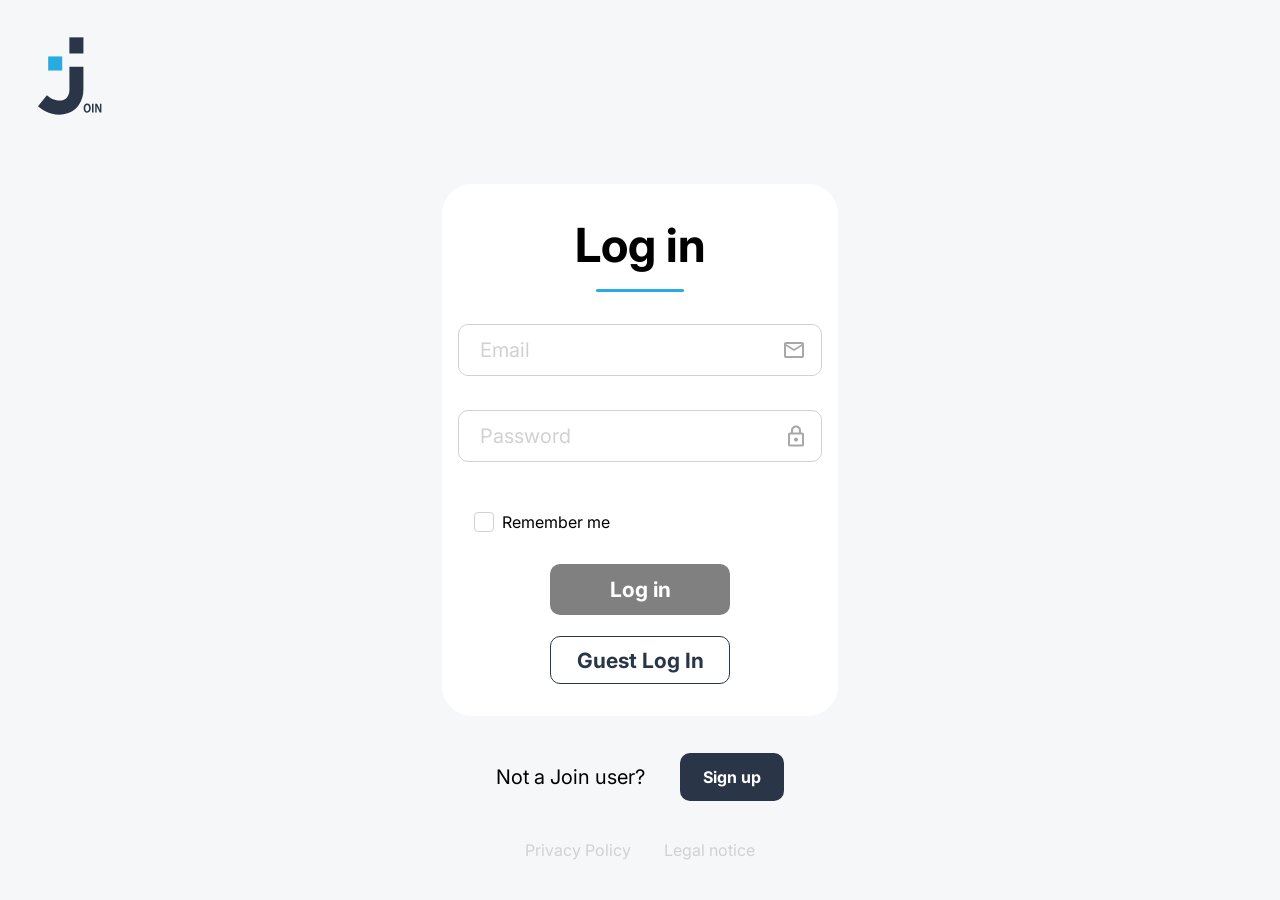
<file: index.html>
<!DOCTYPE html>
<html lang="en">

<head>
  <meta charset="UTF-8" />
  <meta name="viewport" content="width=device-width, initial-scale=1.0" />
  <link rel="shortcut icon" href="./assets/icons/fav.png" type="image/png" />
  <link rel="stylesheet" href="./css/style.css" />
  <script type="module" src="./js/script.js" defer></script>
  <title>JOIN</title>
</head>

<body onload="initRenderLogInPage()">
  <main>
    <section class="logInMainSection">
      <div id="joinLogoBox" class="joinLogoBox joinLogoAnimation"></div>
      <div id="logoAnimationDialog" class="logoAnimationDialog"></div>

      <div id="signUpDialogField" class="signUpDialogField d_none">
        <div id="signUpUserFeedback" class="signUpUserFeedback">
          <p>You Signed Up successfully</p>
        </div>
      </div>

      <div id="linkToSignUpBox" class="linkToSignUpBox">
        <p>Not a Join user?</p>
        <button onclick="goToSignUpPage()" id="linkToSignUpBoxBtn">Sign up</button>
      </div>
      <div id="logInRenderContainer" class="logInRenderContainer">
      </div>

      <div class="privacyContainer">
        <a href="./privacyPolicy.html" class="privacyLink">Privacy Policy</a>
        <a href="./legalNotice.html" class="privacyLink">Legal notice</a>
      </div>
    </section>
  </main>
</body>

</html>
</file>
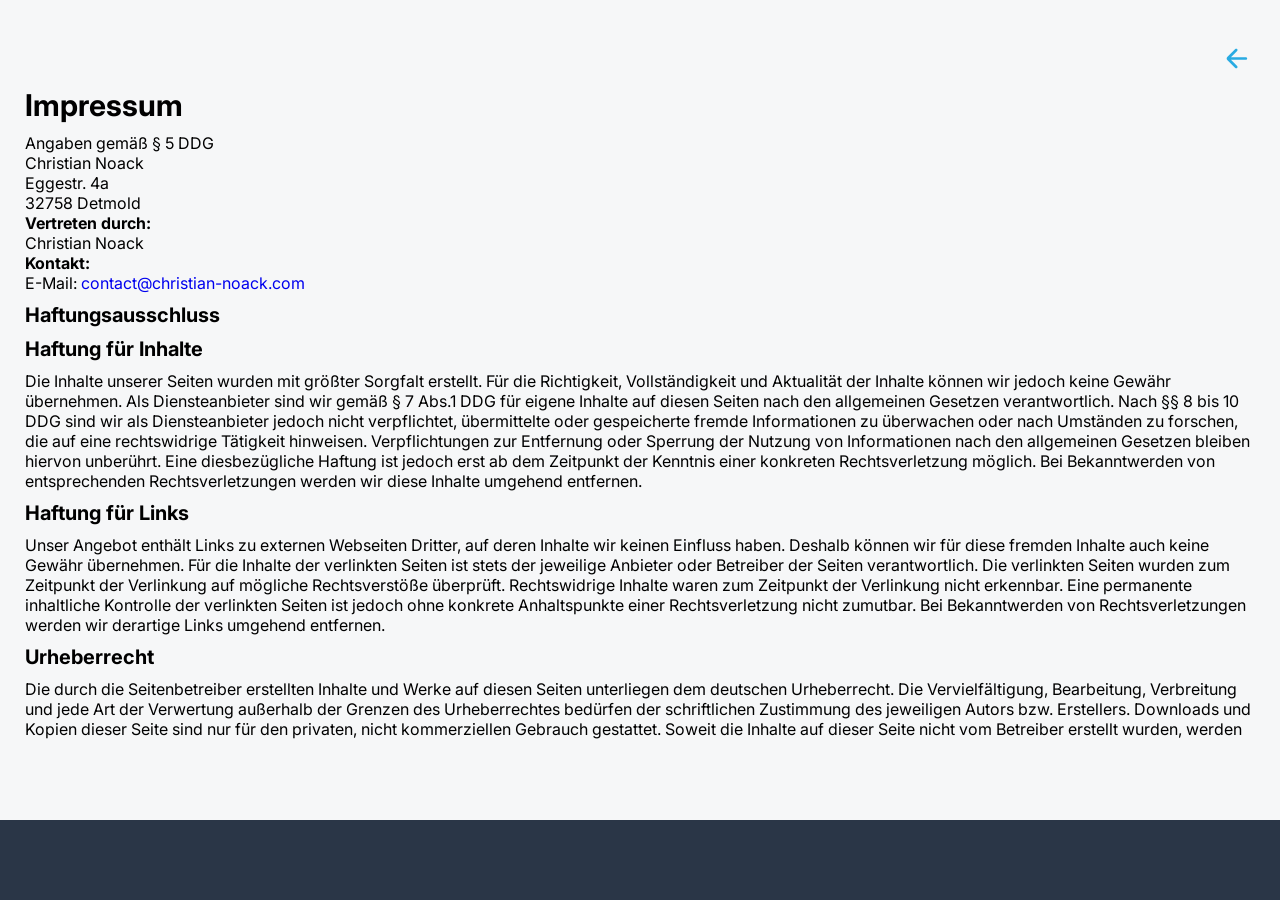
<file: legalNotice.html>
<!DOCTYPE html>
<html lang="de">

<head>
  <meta charset="UTF-8" />
  <meta name="viewport" content="width=device-width, initial-scale=1.0" />
  <link rel="shortcut icon" href="./assets/icons/fav.png" type="image/png" />
  <link rel="stylesheet" href="./css/style.css" />
  <script type="module" src="./js/script.js" defer></script>
  <title>JOIN</title>
</head>

<body>
  <main>
    <nav id="sidebar" class="sidebar"></nav>
    <section class="mainSection">
      <section id="content" class="content">
        <div class="legalNoticeText">
          <div class="backArrow">
            <img onclick="backToLastSite()" src="./assets/icons/arrow-left.svg" />
          </div>
          <div class="header">
            <h1>Impressum</h1>
            <p>Angaben gemäß § 5 DDG</p>
          </div>
          <div class="address">
            <p>Christian Noack</p>
            <p>Eggestr. 4a</p>
            <p>32758 Detmold</p>
          </div>
          <div class="representedBy">
            <p><strong>Vertreten durch:</strong></p>
            <p>Christian Noack</p>
          </div>
          <div class="contact">
            <p><strong>Kontakt:</strong></p>
            <div>
              E-Mail:
              <a href="mailto:admin@christian-noack.com">contact&#64;christian-noack.com</a>
            </div>
          </div>
          <h2>Haftungsausschluss</h2>
          <h3>Haftung für Inhalte</h3>
          <p>
            Die Inhalte unserer Seiten wurden mit größter Sorgfalt erstellt. Für die
            Richtigkeit, Vollständigkeit und Aktualität der Inhalte können wir jedoch
            keine Gewähr übernehmen. Als Diensteanbieter sind wir gemäß § 7 Abs.1 DDG
            für eigene Inhalte auf diesen Seiten nach den allgemeinen Gesetzen
            verantwortlich. Nach §§ 8 bis 10 DDG sind wir als Diensteanbieter jedoch
            nicht verpflichtet, übermittelte oder gespeicherte fremde Informationen zu
            überwachen oder nach Umständen zu forschen, die auf eine rechtswidrige
            Tätigkeit hinweisen. Verpflichtungen zur Entfernung oder Sperrung der
            Nutzung von Informationen nach den allgemeinen Gesetzen bleiben hiervon
            unberührt. Eine diesbezügliche Haftung ist jedoch erst ab dem Zeitpunkt
            der Kenntnis einer konkreten Rechtsverletzung möglich. Bei Bekanntwerden
            von entsprechenden Rechtsverletzungen werden wir diese Inhalte umgehend
            entfernen.
          </p>
          <h3>Haftung für Links</h3>
          <p>
            Unser Angebot enthält Links zu externen Webseiten Dritter, auf deren
            Inhalte wir keinen Einfluss haben. Deshalb können wir für diese fremden
            Inhalte auch keine Gewähr übernehmen. Für die Inhalte der verlinkten
            Seiten ist stets der jeweilige Anbieter oder Betreiber der Seiten
            verantwortlich. Die verlinkten Seiten wurden zum Zeitpunkt der Verlinkung
            auf mögliche Rechtsverstöße überprüft. Rechtswidrige Inhalte waren zum
            Zeitpunkt der Verlinkung nicht erkennbar. Eine permanente inhaltliche
            Kontrolle der verlinkten Seiten ist jedoch ohne konkrete Anhaltspunkte
            einer Rechtsverletzung nicht zumutbar. Bei Bekanntwerden von
            Rechtsverletzungen werden wir derartige Links umgehend entfernen.
          </p>
          <h3>Urheberrecht</h3>
          <p>
            Die durch die Seitenbetreiber erstellten Inhalte und Werke auf diesen
            Seiten unterliegen dem deutschen Urheberrecht. Die Vervielfältigung,
            Bearbeitung, Verbreitung und jede Art der Verwertung außerhalb der Grenzen
            des Urheberrechtes bedürfen der schriftlichen Zustimmung des jeweiligen
            Autors bzw. Erstellers. Downloads und Kopien dieser Seite sind nur für den
            privaten, nicht kommerziellen Gebrauch gestattet. Soweit die Inhalte auf
            dieser Seite nicht vom Betreiber erstellt wurden, werden die Urheberrechte
            Dritter beachtet. Insbesondere werden Inhalte Dritter als solche
            gekennzeichnet. Sollten Sie trotzdem auf eine Urheberrechtsverletzung
            aufmerksam werden, bitten wir um einen entsprechenden Hinweis. Bei
            Bekanntwerden von Rechtsverletzungen werden wir derartige Inhalte umgehend
            entfernen.
          </p>
          <h3>Datenschutz</h3>
          <p>
            Die Nutzung unserer Webseite ist in der Regel ohne Angabe
            personenbezogener Daten möglich. Soweit auf unseren Seiten
            personenbezogene Daten (beispielsweise Name, Anschrift oder
            eMail-Adressen) erhoben werden, erfolgt dies, soweit möglich, stets auf
            freiwilliger Basis. Diese Daten werden ohne Ihre ausdrückliche Zustimmung
            nicht an Dritte weitergegeben.
            <br />
            Wir weisen darauf hin, dass die Datenübertragung im Internet (z.B. bei der
            Kommunikation per E-Mail) Sicherheitslücken aufweisen kann. Ein
            lückenloser Schutz der Daten vor dem Zugriff durch Dritte ist nicht
            möglich.
            <br />
            Der Nutzung von im Rahmen der Impressumspflicht veröffentlichten
            Kontaktdaten durch Dritte zur Übersendung von nicht ausdrücklich
            angeforderter Werbung und Informationsmaterialien wird hiermit
            ausdrücklich widersprochen. Die Betreiber der Seiten behalten sich
            ausdrücklich rechtliche Schritte im Falle der unverlangten Zusendung von
            Werbeinformationen, etwa durch Spam-Mails, vor.
          </p>
          <p>
            Website Impressum erstellt durch
            <a href="https://www.impressum-generator.de" target="_blank" rel="noopener noreferrer nofollow">
              impressum-generator.de</a>
            von der
            <a href="https://www.kanzlei-hasselbach.de/" target="_blank" rel="noopener noreferrer nofollow">Kanzlei
              Hasselbach</a>.
          </p>
      </section>
    </section>
  </main>
</body>

</html>
</file>
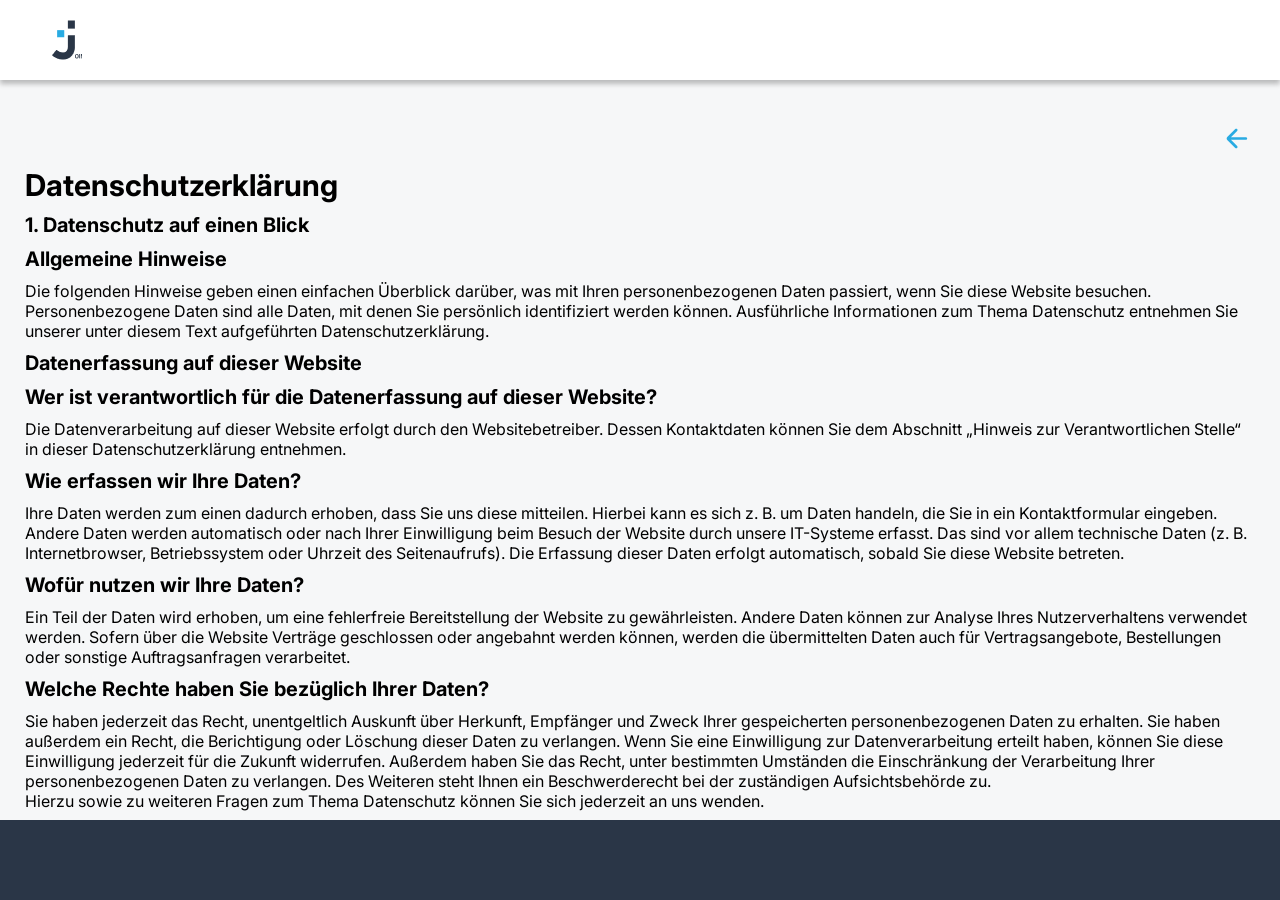
<file: privacyPolicy.html>
<!DOCTYPE html>
<html lang="de">

<head>
  <meta charset="UTF-8" />
  <meta name="viewport" content="width=device-width, initial-scale=1.0" />
  <link rel="shortcut icon" href="./assets/icons/fav.png" type="image/png" />
  <link rel="stylesheet" href="./css/style.css" />
  <script type="module" src="./js/script.js" defer></script>
  <title>JOIN</title>
</head>

<body>
  <main>
    <nav id="sidebar" class="sidebar"></nav>
    <section class="mainSection">
      <section id="content" class="content">
        <header id="header" class="header"></header>
        <div class="privacyText">
          <div class="backArrow">
            <img onclick="backToLastSite()" src="./assets/icons/arrow-left.svg" />
          </div>
          <h1>Datenschutzerklärung</h1>
          <h2>1. Datenschutz auf einen Blick</h2>
          <h3>Allgemeine Hinweise</h3>
          <p>
            Die folgenden Hinweise geben einen einfachen Überblick darüber, was mit
            Ihren personenbezogenen Daten passiert, wenn Sie diese Website besuchen.
            Personenbezogene Daten sind alle Daten, mit denen Sie persönlich
            identifiziert werden können. Ausführliche Informationen zum Thema
            Datenschutz entnehmen Sie unserer unter diesem Text aufgeführten
            Datenschutzerklärung.
          </p>
          <h3>Datenerfassung auf dieser Website</h3>
          <h4>Wer ist verantwortlich für die Datenerfassung auf dieser Website?</h4>
          <p>
            Die Datenverarbeitung auf dieser Website erfolgt durch den
            Websitebetreiber. Dessen Kontaktdaten können Sie dem Abschnitt „Hinweis
            zur Verantwortlichen Stelle“ in dieser Datenschutzerklärung entnehmen.
          </p>
          <h4>Wie erfassen wir Ihre Daten?</h4>
          <p>
            Ihre Daten werden zum einen dadurch erhoben, dass Sie uns diese mitteilen.
            Hierbei kann es sich z. B. um Daten handeln, die Sie in ein
            Kontaktformular eingeben.
          </p>
          <p>
            Andere Daten werden automatisch oder nach Ihrer Einwilligung beim Besuch
            der Website durch unsere IT-Systeme erfasst. Das sind vor allem technische
            Daten (z. B. Internetbrowser, Betriebssystem oder Uhrzeit des
            Seitenaufrufs). Die Erfassung dieser Daten erfolgt automatisch, sobald Sie
            diese Website betreten.
          </p>
          <h4>Wofür nutzen wir Ihre Daten?</h4>
          <p>
            Ein Teil der Daten wird erhoben, um eine fehlerfreie Bereitstellung der
            Website zu gewährleisten. Andere Daten können zur Analyse Ihres
            Nutzerverhaltens verwendet werden. Sofern über die Website Verträge
            geschlossen oder angebahnt werden können, werden die übermittelten Daten
            auch für Vertragsangebote, Bestellungen oder sonstige Auftragsanfragen
            verarbeitet.
          </p>
          <h4>Welche Rechte haben Sie bezüglich Ihrer Daten?</h4>
          <p>
            Sie haben jederzeit das Recht, unentgeltlich Auskunft über Herkunft,
            Empfänger und Zweck Ihrer gespeicherten personenbezogenen Daten zu
            erhalten. Sie haben außerdem ein Recht, die Berichtigung oder Löschung
            dieser Daten zu verlangen. Wenn Sie eine Einwilligung zur
            Datenverarbeitung erteilt haben, können Sie diese Einwilligung jederzeit
            für die Zukunft widerrufen. Außerdem haben Sie das Recht, unter bestimmten
            Umständen die Einschränkung der Verarbeitung Ihrer personenbezogenen Daten
            zu verlangen. Des Weiteren steht Ihnen ein Beschwerderecht bei der
            zuständigen Aufsichtsbehörde zu.
          </p>
          <p>
            Hierzu sowie zu weiteren Fragen zum Thema Datenschutz können Sie sich
            jederzeit an uns wenden.
          </p>
          <h2>2. Hosting</h2>
          <p>Wir hosten die Inhalte unserer Website bei folgendem Anbieter:</p>
          <h3>IONOS</h3>
          <p>
            Anbieter ist die IONOS SE, Elgendorfer Str. 57, 56410 Montabaur
            (nachfolgend IONOS). Wenn Sie unsere Website besuchen, erfasst IONOS
            verschiedene Logfiles inklusive Ihrer IP-Adressen. Details entnehmen Sie
            der Datenschutzerklärung von IONOS:
            <a href="https://www.ionos.de/terms-gtc/terms-privacy" target="_blank"
              rel="noopener noreferrer nofollow">https://www.ionos.de/terms-gtc/terms-privacy</a>.
          </p>
          <p>
            Die Verwendung von IONOS erfolgt auf Grundlage von Art. 6 Abs. 1 lit. f
            DSGVO. Wir haben ein berechtigtes Interesse an einer möglichst
            zuverlässigen Darstellung unserer Website. Sofern eine entsprechende
            Einwilligung abgefragt wurde, erfolgt die Verarbeitung ausschließlich auf
            Grundlage von Art. 6 Abs. 1 lit. a DSGVO und § 25 Abs. 1 TDDDG, soweit die
            Einwilligung die Speicherung von Cookies oder den Zugriff auf
            Informationen im Endgerät des Nutzers (z. B. Device-Fingerprinting) im
            Sinne des TDDDG umfasst. Die Einwilligung ist jederzeit widerrufbar.
          </p>

          <h2>3. Allgemeine Hinweise und Pflicht&shy;informationen</h2>
          <h3>Datenschutz</h3>
          <p>
            Die Betreiber dieser Seiten nehmen den Schutz Ihrer persönlichen Daten
            sehr ernst. Wir behandeln Ihre personenbezogenen Daten vertraulich und
            entsprechend den gesetzlichen Datenschutzvorschriften sowie dieser
            Datenschutzerklärung.
          </p>
          <p>
            Wenn Sie diese Website benutzen, werden verschiedene personenbezogene
            Daten erhoben. Personenbezogene Daten sind Daten, mit denen Sie persönlich
            identifiziert werden können. Die vorliegende Datenschutzerklärung
            erläutert, welche Daten wir erheben und wofür wir sie nutzen. Sie
            erläutert auch, wie und zu welchem Zweck das geschieht.
          </p>
          <p>
            Wir weisen darauf hin, dass die Datenübertragung im Internet (z. B. bei
            der Kommunikation per E-Mail) Sicherheitslücken aufweisen kann. Ein
            lückenloser Schutz der Daten vor dem Zugriff durch Dritte ist nicht
            möglich.
          </p>
          <h3>Hinweis zur verantwortlichen Stelle</h3>
          <p>
            Die verantwortliche Stelle für die Datenverarbeitung auf dieser Website
            ist:
          </p>
          <p>
            Christian Noack<br />
            Eggestr. 4a<br />
            32758 Detmold
          </p>
          <a href="mailto:admin@christian-noack.com">contact&#64;christian-noack.com</a>
          <p>
            Verantwortliche Stelle ist die natürliche oder juristische Person, die
            allein oder gemeinsam mit anderen über die Zwecke und Mittel der
            Verarbeitung von personenbezogenen Daten (z. B. Namen, E-Mail-Adressen o.
            Ä.) entscheidet.
          </p>

          <h3>Speicherdauer</h3>
          <p>
            Soweit innerhalb dieser Datenschutzerklärung keine speziellere
            Speicherdauer genannt wurde, verbleiben Ihre personenbezogenen Daten bei
            uns, bis der Zweck für die Datenverarbeitung entfällt. Wenn Sie ein
            berechtigtes Löschersuchen geltend machen oder eine Einwilligung zur
            Datenverarbeitung widerrufen, werden Ihre Daten gelöscht, sofern wir keine
            anderen rechtlich zulässigen Gründe für die Speicherung Ihrer
            personenbezogenen Daten haben (z. B. steuer- oder handelsrechtliche
            Aufbewahrungsfristen); im letztgenannten Fall erfolgt die Löschung nach
            Fortfall dieser Gründe.
          </p>
          <h3>
            Allgemeine Hinweise zu den Rechtsgrundlagen der Datenverarbeitung auf
            dieser Website
          </h3>
          <p>
            Sofern Sie in die Datenverarbeitung eingewilligt haben, verarbeiten wir
            Ihre personenbezogenen Daten auf Grundlage von Art. 6 Abs. 1 lit. a DSGVO
            bzw. Art. 9 Abs. 2 lit. a DSGVO, sofern besondere Datenkategorien nach
            Art. 9 Abs. 1 DSGVO verarbeitet werden. Im Falle einer ausdrücklichen
            Einwilligung in die Übertragung personenbezogener Daten in Drittstaaten
            erfolgt die Datenverarbeitung außerdem auf Grundlage von Art. 49 Abs. 1
            lit. a DSGVO. Sofern Sie in die Speicherung von Cookies oder in den
            Zugriff auf Informationen in Ihr Endgerät (z. B. via
            Device-Fingerprinting) eingewilligt haben, erfolgt die Datenverarbeitung
            zusätzlich auf Grundlage von § 25 Abs. 1 TDDDG. Die Einwilligung ist
            jederzeit widerrufbar. Sind Ihre Daten zur Vertragserfüllung oder zur
            Durchführung vorvertraglicher Maßnahmen erforderlich, verarbeiten wir Ihre
            Daten auf Grundlage des Art. 6 Abs. 1 lit. b DSGVO. Des Weiteren
            verarbeiten wir Ihre Daten, sofern diese zur Erfüllung einer rechtlichen
            Verpflichtung erforderlich sind auf Grundlage von Art. 6 Abs. 1 lit. c
            DSGVO. Die Datenverarbeitung kann ferner auf Grundlage unseres
            berechtigten Interesses nach Art. 6 Abs. 1 lit. f DSGVO erfolgen. Über die
            jeweils im Einzelfall einschlägigen Rechtsgrundlagen wird in den folgenden
            Absätzen dieser Datenschutzerklärung informiert.
          </p>
          <h3>Empfänger von personenbezogenen Daten</h3>
          <p>
            Im Rahmen unserer Geschäftstätigkeit arbeiten wir mit verschiedenen
            externen Stellen zusammen. Dabei ist teilweise auch eine Übermittlung von
            personenbezogenen Daten an diese externen Stellen erforderlich. Wir geben
            personenbezogene Daten nur dann an externe Stellen weiter, wenn dies im
            Rahmen einer Vertragserfüllung erforderlich ist, wenn wir gesetzlich
            hierzu verpflichtet sind (z. B. Weitergabe von Daten an Steuerbehörden),
            wenn wir ein berechtigtes Interesse nach Art. 6 Abs. 1 lit. f DSGVO an der
            Weitergabe haben oder wenn eine sonstige Rechtsgrundlage die
            Datenweitergabe erlaubt. Beim Einsatz von Auftragsverarbeitern geben wir
            personenbezogene Daten unserer Kunden nur auf Grundlage eines gültigen
            Vertrags über Auftragsverarbeitung weiter. Im Falle einer gemeinsamen
            Verarbeitung wird ein Vertrag über gemeinsame Verarbeitung geschlossen.
          </p>
          <h3>Widerruf Ihrer Einwilligung zur Datenverarbeitung</h3>
          <p>
            Viele Datenverarbeitungsvorgänge sind nur mit Ihrer ausdrücklichen
            Einwilligung möglich. Sie können eine bereits erteilte Einwilligung
            jederzeit widerrufen. Die Rechtmäßigkeit der bis zum Widerruf erfolgten
            Datenverarbeitung bleibt vom Widerruf unberührt.
          </p>
          <h3>
            Widerspruchsrecht gegen die Datenerhebung in besonderen Fällen sowie gegen
            Direktwerbung (Art. 21 DSGVO)
          </h3>
          <p>
            WENN DIE DATENVERARBEITUNG AUF GRUNDLAGE VON ART. 6 ABS. 1 LIT. E ODER F
            DSGVO ERFOLGT, HABEN SIE JEDERZEIT DAS RECHT, AUS GRÜNDEN, DIE SICH AUS
            IHRER BESONDEREN SITUATION ERGEBEN, GEGEN DIE VERARBEITUNG IHRER
            PERSONENBEZOGENEN DATEN WIDERSPRUCH EINZULEGEN; DIES GILT AUCH FÜR EIN AUF
            DIESE BESTIMMUNGEN GESTÜTZTES PROFILING. DIE JEWEILIGE RECHTSGRUNDLAGE,
            AUF DENEN EINE VERARBEITUNG BERUHT, ENTNEHMEN SIE DIESER
            DATENSCHUTZERKLÄRUNG. WENN SIE WIDERSPRUCH EINLEGEN, WERDEN WIR IHRE
            BETROFFENEN PERSONENBEZOGENEN DATEN NICHT MEHR VERARBEITEN, ES SEI DENN,
            WIR KÖNNEN ZWINGENDE SCHUTZWÜRDIGE GRÜNDE FÜR DIE VERARBEITUNG NACHWEISEN,
            DIE IHRE INTERESSEN, RECHTE UND FREIHEITEN ÜBERWIEGEN ODER DIE
            VERARBEITUNG DIENT DER GELTENDMACHUNG, AUSÜBUNG ODER VERTEIDIGUNG VON
            RECHTSANSPRÜCHEN (WIDERSPRUCH NACH ART. 21 ABS. 1 DSGVO).
          </p>
          <p>
            WERDEN IHRE PERSONENBEZOGENEN DATEN VERARBEITET, UM DIREKTWERBUNG ZU
            BETREIBEN, SO HABEN SIE DAS RECHT, JEDERZEIT WIDERSPRUCH GEGEN DIE
            VERARBEITUNG SIE BETREFFENDER PERSONENBEZOGENER DATEN ZUM ZWECKE
            DERARTIGER WERBUNG EINZULEGEN; DIES GILT AUCH FÜR DAS PROFILING, SOWEIT ES
            MIT SOLCHER DIREKTWERBUNG IN VERBINDUNG STEHT. WENN SIE WIDERSPRECHEN,
            WERDEN IHRE PERSONENBEZOGENEN DATEN ANSCHLIESSEND NICHT MEHR ZUM ZWECKE
            DER DIREKTWERBUNG VERWENDET (WIDERSPRUCH NACH ART. 21 ABS. 2 DSGVO).
          </p>
          <h3>Beschwerde&shy;recht bei der zuständigen Aufsichts&shy;behörde</h3>
          <p>
            Im Falle von Verstößen gegen die DSGVO steht den Betroffenen ein
            Beschwerderecht bei einer Aufsichtsbehörde, insbesondere in dem
            Mitgliedstaat ihres gewöhnlichen Aufenthalts, ihres Arbeitsplatzes oder
            des Orts des mutmaßlichen Verstoßes zu. Das Beschwerderecht besteht
            unbeschadet anderweitiger verwaltungsrechtlicher oder gerichtlicher
            Rechtsbehelfe.
          </p>
          <h3>Recht auf Daten&shy;übertrag&shy;barkeit</h3>
          <p>
            Sie haben das Recht, Daten, die wir auf Grundlage Ihrer Einwilligung oder
            in Erfüllung eines Vertrags automatisiert verarbeiten, an sich oder an
            einen Dritten in einem gängigen, maschinenlesbaren Format aushändigen zu
            lassen. Sofern Sie die direkte Übertragung der Daten an einen anderen
            Verantwortlichen verlangen, erfolgt dies nur, soweit es technisch machbar
            ist.
          </p>
          <h3>Auskunft, Berichtigung und Löschung</h3>
          <p>
            Sie haben im Rahmen der geltenden gesetzlichen Bestimmungen jederzeit das
            Recht auf unentgeltliche Auskunft über Ihre gespeicherten
            personenbezogenen Daten, deren Herkunft und Empfänger und den Zweck der
            Datenverarbeitung und ggf. ein Recht auf Berichtigung oder Löschung dieser
            Daten. Hierzu sowie zu weiteren Fragen zum Thema personenbezogene Daten
            können Sie sich jederzeit an uns wenden.
          </p>
          <h3>Recht auf Einschränkung der Verarbeitung</h3>
          <p>
            Sie haben das Recht, die Einschränkung der Verarbeitung Ihrer
            personenbezogenen Daten zu verlangen. Hierzu können Sie sich jederzeit an
            uns wenden. Das Recht auf Einschränkung der Verarbeitung besteht in
            folgenden Fällen:
          </p>
          <ul>
            <li>
              Wenn Sie die Richtigkeit Ihrer bei uns gespeicherten personenbezogenen
              Daten bestreiten, benötigen wir in der Regel Zeit, um dies zu
              überprüfen. Für die Dauer der Prüfung haben Sie das Recht, die
              Einschränkung der Verarbeitung Ihrer personenbezogenen Daten zu
              verlangen.
            </li>
            <li>
              Wenn die Verarbeitung Ihrer personenbezogenen Daten unrechtmäßig
              geschah/geschieht, können Sie statt der Löschung die Einschränkung der
              Datenverarbeitung verlangen.
            </li>
            <li>
              Wenn wir Ihre personenbezogenen Daten nicht mehr benötigen, Sie sie
              jedoch zur Ausübung, Verteidigung oder Geltendmachung von
              Rechtsansprüchen benötigen, haben Sie das Recht, statt der Löschung die
              Einschränkung der Verarbeitung Ihrer personenbezogenen Daten zu
              verlangen.
            </li>
            <li>
              Wenn Sie einen Widerspruch nach Art. 21 Abs. 1 DSGVO eingelegt haben,
              muss eine Abwägung zwischen Ihren und unseren Interessen vorgenommen
              werden. Solange noch nicht feststeht, wessen Interessen überwiegen,
              haben Sie das Recht, die Einschränkung der Verarbeitung Ihrer
              personenbezogenen Daten zu verlangen.
            </li>
          </ul>
          <p>
            Wenn Sie die Verarbeitung Ihrer personenbezogenen Daten eingeschränkt
            haben, dürfen diese Daten – von ihrer Speicherung abgesehen – nur mit
            Ihrer Einwilligung oder zur Geltendmachung, Ausübung oder Verteidigung von
            Rechtsansprüchen oder zum Schutz der Rechte einer anderen natürlichen oder
            juristischen Person oder aus Gründen eines wichtigen öffentlichen
            Interesses der Europäischen Union oder eines Mitgliedstaats verarbeitet
            werden.
          </p>
          <h3>SSL- bzw. TLS-Verschlüsselung</h3>
          <p>
            Diese Seite nutzt aus Sicherheitsgründen und zum Schutz der Übertragung
            vertraulicher Inhalte, wie zum Beispiel Bestellungen oder Anfragen, die
            Sie an uns als Seitenbetreiber senden, eine SSL- bzw. TLS-Verschlüsselung.
            Eine verschlüsselte Verbindung erkennen Sie daran, dass die Adresszeile
            des Browsers von „http://“ auf „https://“ wechselt und an dem
            Schloss-Symbol in Ihrer Browserzeile.
          </p>
          <p>
            Wenn die SSL- bzw. TLS-Verschlüsselung aktiviert ist, können die Daten,
            die Sie an uns übermitteln, nicht von Dritten mitgelesen werden.
          </p>
          <p>
            Quelle:
            <a href="https://www.e-recht24.de" target="_blank"
              rel="noopener noreferrer nofollow">https://www.e-recht24.de</a>
          </p>
      </section>
    </section>
  </main>
</body>

</html>
</file>
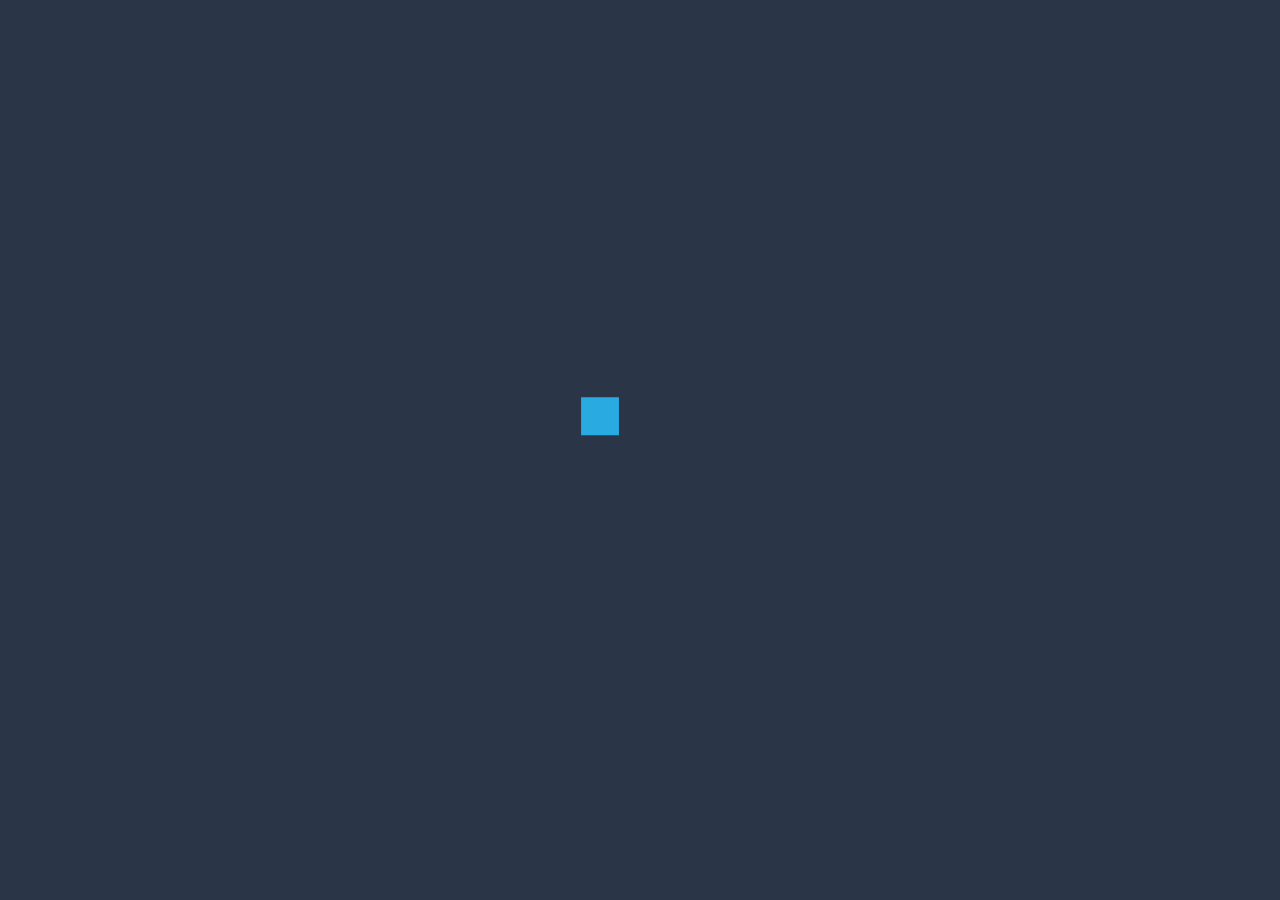
<file: summary.html>
<!DOCTYPE html>
<html lang="de">
  <head>
    <meta charset="UTF-8" />
    <meta name="viewport" content="width=device-width, initial-scale=1.0" />
    <link rel="shortcut icon" href="./assets/icons/fav.png" type="image/png" />
    <link rel="stylesheet" href="./css/style.css" />
    <script type="module" src="./js/script.js" defer></script>
    <title>JOIN</title>
  </head>
  <body onload="initSummary(); isUserLoggedIn();">
    <main>
      <nav id="sidebar" class="sidebar"></nav>
      <section class="mainSection">
        <section id="content" class="content">
          <header id="header" class="header"></header>
          <div id="summaryWelcomeMessageMobile" class="summaryWelcomeMessageMobile d_none">
            <h2 id="dynamicWelcome">${welcomeMessage}</h2>
            <h1 id="dynamicUser">${loggedInUser}</h1>
          </div>
          <div id="summaryContent" class="summaryContent"></div>
        </section>
      </section>
    </main>
  </body>
</html>
</file>
<file: css/style.css>
@charset "UTF-8";

@font-face {
  font-family: "Inter";
  src: url("../assets/fonts/Inter-VariableFont_opsz,wght.ttf") format("truetype");
  font-style: normal;
  font-weight: 100 900;
}

@font-face {
  font-family: "Inter Italic";
  src: url("../assets/fonts/Inter-Italic-VariableFont_opsz,wght.ttf") format("truetype");
  font-style: italic;
  font-weight: 100 900;
}

* {
  margin: 0px;
  padding: 0px;
  box-sizing: border-box;
  font-family: "Inter";
  scroll-behavior: smooth;
  -webkit-user-select: none;
  -moz-user-select: none;
  user-select: none;
}

*::-webkit-scrollbar {
  width: 12px;
}

*::-webkit-scrollbar-track {
  background: #f1f1f1;
  border-radius: 10px;
}

*::-webkit-scrollbar-thumb {
  background-color: #888;
  border-radius: 10px;
  border: 3px solid #f1f1f1;
}

*::-webkit-scrollbar-thumb:hover {
  background-color: #555;
}

.d_none {
  display: none !important;
}

.d_block {
  display: block !important;
}

.d_flex {
  display: flex !important;
}

svg {
  -webkit-user-select: none;
  -moz-user-select: none;
  user-select: none;
}

img {
  -webkit-user-select: none;
  -moz-user-select: none;
  user-select: none;
}

a {
  text-decoration: none;
}

button {
  display: flex;
  justify-content: center;
  align-items: center;
}

button:hover {
  cursor: pointer;
}

.borderColorRed {
  border-color: red !important;
}

.borderColorBlue {
  border-color: #29abe2 !important;
}

.borderColorGrey {
  border-color: #d1d1d1 !important;
}

header {
  height: 96px;
  justify-content: space-between;
  display: flex;
  padding-left: 52px;
  position: relative;
  align-items: center;
  padding-right: 40px;
  background-color: #ffffff;
  box-shadow: 0px 4px 5px 0px rgba(0, 0, 0, 0.25);
  z-index: 60;
}

@media (max-width: 1400px) {
  header {
    height: 80px;
  }
}

@media (max-width: 1400px) {
  header .headerText {
    background-image: url("../assets/icons/JoinLogoHeaderResponsive.png");
    width: 30px;
    height: 40px;
  }

  header .headerText span {
    display: none;
  }
}

header .header-rightSide {
  display: flex;
  align-items: center;
  gap: 16px;
}

@media (max-width: 1400px) {
  header .header-rightSide img {
    display: none;
  }
}

header .header-rightSide img:hover {
  transform: scale(1.1);
}

header .header-rightSide .user-Profile-Initials {
  width: 56px;
  height: 56px;
  border: 3px solid #2a3647;
  border-radius: 50%;
  cursor: pointer;
  display: flex;
  justify-content: center;
  align-items: center;
}

header .header-rightSide .user-Profile-Initials span {
  font-size: 22px;
  font-weight: bold;
  color: lightblue;
}

header .header-rightSide .user-Profile-Initials:hover {
  background-color: #e1e6ec;
}

header .dropDown {
  width: 160px;
  height: -moz-fit-content;
  height: fit-content;
  border-top-left-radius: 20px;
  border-bottom-right-radius: 20px;
  border-bottom-left-radius: 20px;
  padding: 20px 10px;
  background-color: #2a3647;
  position: absolute;
  top: 96px;
  right: 15px;
  z-index: 10;
  display: flex;
  flex-direction: column;
  justify-content: center;
  align-items: center;
}

header .dropDown a {
  color: #cdcdcd;
  font-family: Inter;
  font-size: 16px;
  font-weight: 400;
  line-height: 19.2px;
}

header .dropDown .legalNotice,
header .dropDown .privacyPolicy,
header .dropDown .logOut,
header .dropDown .help {
  display: flex;
  align-items: center;
  width: 100%;
  height: 46px;
  padding-top: 8px;
  padding-bottom: 8px;
  padding-right: 16px;
  padding-left: 16px;
}

header .dropDown .legalNotice:hover,
header .dropDown .privacyPolicy:hover,
header .dropDown .logOut:hover,
header .dropDown .help:hover {
  background-color: #2a3d59;
}

header .dropDown .help {
  display: none;
}

@media (max-width: 1400px) {
  header .dropDown .help {
    display: flex;
  }
}

.sidebar {
  display: flex;
  min-width: 232px;
  height: 100dvh;
  background-color: #2a3647;
  justify-content: space-between;
  flex-direction: column;
  align-items: center;
  padding-bottom: 64px;
  z-index: 10;
}

@media (max-width: 1400px) {
  .sidebar {
    flex-direction: row;
    padding-bottom: 0px;
    width: 100%;
    height: 80px;
  }
}

.sidebarUpperPart {
  padding-top: 64px;
  display: flex;
  width: 100%;
  justify-content: space-between;
  flex-direction: column;
  align-items: center;
  gap: 96px;
}

@media (max-width: 1400px) {
  .sidebarUpperPart {
    padding-top: 0px;
    justify-content: left;
    align-items: center;
  }
}

.joinLogo {
  width: 100.03px;
  height: 121.97px;
}

@media (max-width: 1400px) {
  .joinLogo {
    display: none;
  }
}

.active {
  background-color: #091931 !important;
}

#information {
  padding-left: 52px;
  gap: 8px;
}

#information a {
  color: #a8a8a8;
}

#information a:hover {
  color: #29abe2;
}

.sidebar-Block {
  display: flex;
  flex-direction: column;
  align-items: center;
  gap: 15px;
  padding: 0;
  width: 100%;
}

@media (max-width: 1400px) {
  .sidebar-Block {
    flex-direction: row;
    opacity: 100%;
    max-width: 428px;
    gap: 0;
  }
}

.sidebar-Block a {
  display: flex;
  align-items: center;
  color: #ffffff;
  font-family: "Inter";
  font-weight: 400;
  font-size: 16px;
  line-height: 19.2px;
  gap: 15px;
  padding-block: 10px;
  padding-inline: 56px;
  opacity: 100%;
  width: 100%;
}

@media (max-width: 1400px) {
  .sidebar-Block a {
    display: flex;
    line-height: 120%;
    letter-spacing: 0%;
    justify-content: space-evenly;
    padding-inline: 0px;
    vertical-align: top;
    height: 76px;
    align-items: center;
    flex-direction: column;
    gap: 0px;
    border-radius: 16px;
  }
}

.sidebar-Block a svg {
  height: 30px;
  width: 30px;
  fill: #cdcdcd;
}

.sidebar-Block a:hover {
  background-color: #2a3d59;
}

#information {
  display: flex;
  flex-direction: column;
  width: 121px;
  height: 35px;
  padding: 0;
  width: 100%;
}

@media (max-width: 1400px) {
  #information {
    display: none;
  }
}

#information a {
  display: flex;
  align-items: center;
  padding-block: 5px;
  padding-inline: 56px;
  width: 100%;
}

.contactDetails {
  display: flex;
  flex-direction: column;
  padding-top: 110px;
  padding-left: 58px;
  max-width: 100%;
  width: 100%;
  position: relative;
  background-color: #f6f7f8;
}

@media (max-width: 1400px) {
  .contactDetails {
    display: none;
    align-items: center;
    padding-top: 16px;
    padding-inline: 16px;
  }
}

.contactDetails .contactDetailsBox {
  max-height: calc(100dvh - 313px);
  height: 100%;
  max-width: 100%;
  width: 100%;
}

@media (max-width: 1400px) {
  .contactDetails .contactDetailsBox {
    max-height: calc(100dvh - 251px);
    max-width: 596px;
  }
}

.contactDetails .contactDetailsBox .headings {
  display: flex;
  align-items: center;
  max-height: 73px;
  height: 100%;
  max-width: 596px;
  width: 100%;
  position: relative;
}

@media (max-width: 1400px) {
  .contactDetails .contactDetailsBox .headings {
    flex-direction: column;
    align-items: start;
    margin-bottom: 82px;
  }
}

.contactDetails .contactDetailsBox .headings .heading {
  font-size: 61px;
  font-weight: bold;
}

@media (max-width: 450px) {
  .contactDetails .contactDetailsBox .headings .heading {
    font-size: 45px;
  }
}

.contactDetails .contactDetailsBox .headings .heading::after {
  content: " ";
  border-left: 3px solid #29abe2;
  border-radius: 10px;
  margin-left: 30px;
  margin-right: 30px;
}

@media (max-width: 1400px) {
  .contactDetails .contactDetailsBox .headings .heading::after {
    content: " ";
    border-left: unset;
    margin-top: 0;
    margin-bottom: 0;
  }
}

.contactDetails .contactDetailsBox .headings .subHeading {
  font-size: 27px;
  font-weight: 400;
  color: #2a3647;
}

@media (max-width: 1400px) {
  .contactDetails .contactDetailsBox .headings .subHeading::after {
    content: " ";
    display: block;
    width: 60%;
    border-bottom: 3px solid #29abe2;
    border-radius: 10px;
    margin-top: 10px;
  }
}

@media (max-width: 450px) {
  .contactDetails .contactDetailsBox .headings .subHeading {
    font-size: 20px;
  }
}

.contactDetails .contactDetailsBox .headings .switchMobileButton {
  display: none;
  position: absolute;
  top: 0;
  right: 16px;
}

@media (max-width: 1400px) {
  .contactDetails .contactDetailsBox .headings .switchMobileButton {
    display: block;
  }
}

.contactDetails .contactDetailsBox .headings .switchMobileButton svg {
  height: 32px;
  width: 32px;
  fill: #29abe2;
}

.contactDetails .contactDetailsBox .headings .switchMobileButton:hover {
  cursor: pointer;
}

.contactDetails .contactDetailsBox .userDetailPanel {
  max-height: calc(100% - 100px);
  height: 100%;
  max-width: 100%;
  width: 100%;
  transition: all 0.5s ease-in-out;
  transform: translateX(1500px);
  opacity: 0;
}

@media (max-width: 1400px) {
  .contactDetails .contactDetailsBox .userDetailPanel {
    transition: all 0s ease-in-out;
    transform: translateX(0%);
  }
}

.contactDetails .contactDetailsBox .userDetailPanel.visible {
  opacity: 1;
  transform: translateX(0%);
}

.contactDetails .contactDetailsBox .userDetailPanel .userQuickInfo {
  display: flex;
  align-items: center;
  gap: 50px;
  max-height: 120px;
  height: 100%;
  width: 100%;
  margin-top: 33px;
}

@media (max-width: 1400px) {
  .contactDetails .contactDetailsBox .userDetailPanel .userQuickInfo {
    gap: 20px;
  }
}

.contactDetails .contactDetailsBox .userDetailPanel .userQuickInfo .userInitials {
  display: flex;
  justify-content: center;
  align-items: center;
  max-height: 120px;
  height: 100%;
  max-width: 120px;
  width: 100%;
  border: 3px solid #ffffff;
  border-radius: 50%;
  font-size: 47px;
  font-weight: 400;
  color: #ffffff;
  line-height: 120%;
  letter-spacing: -3px;
  padding-right: 3px;
  text-align: center;
}

@media (max-width: 1400px) {
  .contactDetails .contactDetailsBox .userDetailPanel .userQuickInfo .userInitials {
    max-height: 80px;
    max-width: 80px;
    font-size: 27px;
  }
}

@media (max-width: 450px) {
  .contactDetails .contactDetailsBox .userDetailPanel .userQuickInfo .userInitials {
    max-height: 60px;
    max-width: 60px;
    font-size: 20px;
  }
}

.contactDetails .contactDetailsBox .userDetailPanel .userQuickInfo .userActions {
  display: flex;
  flex-direction: column;
  gap: 5px;
}

.contactDetails .contactDetailsBox .userDetailPanel .userQuickInfo .userActions .userName {
  font-size: 47px;
  font-weight: 400;
  line-height: 120%;
}

@media (max-width: 1400px) {
  .contactDetails .contactDetailsBox .userDetailPanel .userQuickInfo .userActions .userName {
    font-size: 27px;
  }
}

@media (max-width: 450px) {
  .contactDetails .contactDetailsBox .userDetailPanel .userQuickInfo .userActions .userName {
    font-size: 20px;
  }
}

.contactDetails .contactDetailsBox .userDetailPanel .userQuickInfo .userActions .userProfileButtons {
  display: flex;
  gap: 16px;
}

@media (max-width: 1400px) {
  .contactDetails .contactDetailsBox .userDetailPanel .userQuickInfo .userActions .userProfileButtons {
    display: none;
    position: absolute;
    flex-direction: column;
    align-items: center;
    justify-content: center;
    bottom: 112px;
    right: 5px;
    height: 100px;
    width: 116px;
    background-color: #ffffff;
    border: 0px solid transparent;
    border-radius: 20px 20px 0px 20px;
    box-shadow: 0px 4px 4px rgba(0, 0, 0, 0.25);
    z-index: 30;
  }
}

.contactDetails .contactDetailsBox .userDetailPanel .userQuickInfo .userActions .userProfileButtons .editButton,
.contactDetails .contactDetailsBox .userDetailPanel .userQuickInfo .userActions .userProfileButtons .deleteButton {
  display: flex;
  justify-content: start;
  align-items: center;
  gap: 8px;
  font-size: 16px;
  line-height: 120%;
  background-color: unset;
  border: unset;
}

@media (max-width: 1400px) {

  .contactDetails .contactDetailsBox .userDetailPanel .userQuickInfo .userActions .userProfileButtons .editButton,
  .contactDetails .contactDetailsBox .userDetailPanel .userQuickInfo .userActions .userProfileButtons .deleteButton {
    width: 100%;
    padding-left: 10px;
    padding-right: 10px;
  }
}

.contactDetails .contactDetailsBox .userDetailPanel .userQuickInfo .userActions .userProfileButtons .editButton:hover,
.contactDetails .contactDetailsBox .userDetailPanel .userQuickInfo .userActions .userProfileButtons .deleteButton:hover {
  cursor: pointer;
  color: #29abe2;
  fill: #29abe2;
  font-weight: bold;
}

.contactDetails .contactDetailsBox .userDetailPanel .userQuickInfo .userActions .userProfileButtons .editButton svg,
.contactDetails .contactDetailsBox .userDetailPanel .userQuickInfo .userActions .userProfileButtons .deleteButton svg {
  height: 24px;
  width: 24px;
}

.contactDetails .contactDetailsBox .userDetailPanel .userQuickInfo .userActions .userProfileButtons .editButton {
  width: 70px;
}

@media (max-width: 1400px) {
  .contactDetails .contactDetailsBox .userDetailPanel .userQuickInfo .userActions .userProfileButtons .editButton {
    width: 100%;
  }
}

.contactDetails .contactDetailsBox .userDetailPanel .contactInfo {
  display: flex;
  flex-direction: column;
  justify-content: center;
  gap: 22px;
}

.contactDetails .contactDetailsBox .userDetailPanel .contactInfo .heading {
  display: flex;
  align-items: center;
  margin-top: 40px;
  margin-bottom: 20px;
  max-width: 207px;
  width: 100%;
  font-size: 20px;
  font-weight: 400;
  line-height: 120%;
}

@media (max-width: 1400px) {
  .contactDetails .contactDetailsBox .userDetailPanel .contactInfo .heading {
    font-size: 20px;
    margin-top: 0;
    margin-bottom: 0;
  }
}

@media (max-width: 450px) {
  .contactDetails .contactDetailsBox .userDetailPanel .contactInfo .heading {
    font-size: 16px;
  }
}

.contactDetails .contactDetailsBox .userDetailPanel .contactInfo .contactEmail {
  display: flex;
  flex-direction: column;
  gap: 15px;
}

.contactDetails .contactDetailsBox .userDetailPanel .contactInfo .contactEmail .type {
  font-size: 16px;
  font-weight: bold;
}

.contactDetails .contactDetailsBox .userDetailPanel .contactInfo .contactEmail a {
  width: -moz-fit-content;
  width: fit-content;
}

@media (max-width: 450px) {
  .contactDetails .contactDetailsBox .userDetailPanel .contactInfo .contactEmail a {
    font-size: 14px;
  }
}

.contactDetails .contactDetailsBox .userDetailPanel .contactInfo .contactPhone {
  display: flex;
  flex-direction: column;
  gap: 15px;
}

.contactDetails .contactDetailsBox .userDetailPanel .contactInfo .contactPhone .type {
  font-size: 16px;
  font-weight: bold;
}

.contactDetails .contactDetailsBox .userDetailPanel .contactInfo .contactPhone a {
  width: -moz-fit-content;
  width: fit-content;
  color: #000000;
}

@media (max-width: 450px) {
  .contactDetails .contactDetailsBox .userDetailPanel .contactInfo .contactPhone a {
    font-size: 14px;
  }
}

.contactDetails .contactDetailsBox .userProfileButtonsMobile {
  display: none;
  position: absolute;
  bottom: 132px;
  right: 16px;
  height: 56px;
  width: 56px;
  background-color: #2a3647;
  border: 0px solid transparent;
  border-radius: 50%;
  z-index: 20;
}

@media (max-width: 1400px) {
  .contactDetails .contactDetailsBox .userProfileButtonsMobile {
    display: block;
  }
}

.contactDetails .contactDetailsBox .userProfileButtonsMobile:hover {
  cursor: pointer;
  background-color: #29abe2;
}

.addedUserFeedback {
  width: 326px;
  height: 74px;
  border-radius: 20px;
  background-color: #2a3647;
  box-shadow: 0px 0px 4px 0 rgba(0, 0, 0, 0.1490196078);
  font-size: 18px;
  font-weight: 400;
  color: white;
  display: flex;
  justify-content: center;
  align-items: center;
  position: absolute;
  top: 75dvh;
  left: 100%;
  transition: all 0.5s ease;
  z-index: 5000;
}

.newTaskUserFeedback {
  width: 326px;
  height: 74px;
  border-radius: 20px;
  background-color: #2a3647;
  box-shadow: 0px 0px 4px 0 rgba(0, 0, 0, 0.1490196078);
  font-size: 18px;
  font-weight: 400;
  color: white;
  display: flex;
  justify-content: center;
  align-items: center;
  position: absolute;
  top: 750px;
  left: 100%;
  transition: all 0.5s ease;
  z-index: 5000;
}

@media (max-width: 1400px) {
  .newTaskUserFeedback {
    top: 50%;
    left: 150%;
    transform: translate(-50%, -50%);
  }
}

.confirmDeleteUserModal {
  position: absolute;
  z-index: 10000;
  height: 100dvh;
  width: 100%;
  background-color: rgba(255, 255, 255, 0.5);
  backdrop-filter: blur(3px);
}

.confirmDeleteUserModal .confirmDeleteUserContainer {
  position: absolute;
  top: 50%;
  left: 50%;
  transform: translate(-50%, -50%);
  padding: 66px 48px;
  width: 1000px;
  height: 500px;
  color: white;
  font-size: 21px;
  font-weight: 700;
  background-color: #2a3647;
  box-shadow: 0px 0px 4px 0 rgba(0, 0, 0, 0.1490196078);
  border-radius: 30px;
  display: flex;
  flex-direction: column;
  justify-content: center;
  align-items: center;
  text-align: center;
  gap: 50px;
}

@media (max-width: 1400px) {
  .confirmDeleteUserModal .confirmDeleteUserContainer {
    height: 80dvh;
    max-height: 760px;
    width: 98%;
    max-width: 396px;
    justify-content: flex-end;
    font-size: 19px;
  }
}

@media (max-width: 450px) and (max-height: 950px) {
  .confirmDeleteUserModal .confirmDeleteUserContainer {
    height: 75dvh;
    font-size: 16px;
    padding: 16px 16px;
    justify-content: space-evenly;
    gap: 0;
  }
}

.confirmDeleteUserModal .confirmDeleteUserContainer .confirmDeleteUserTextBox p {
  line-height: 2rem;
}

.confirmDeleteUserModal .confirmDeleteUserContainer .deleteModalLogo {
  position: absolute;
  left: 48px;
  top: 48px;
}

@media (max-width: 1400px) {
  .confirmDeleteUserModal .confirmDeleteUserContainer .deleteModalLogo {
    left: 50%;
    transform: translateX(-50%);
    scale: 0.9;
  }
}

@media (max-width: 450px) and (max-height: 950px) {
  .confirmDeleteUserModal .confirmDeleteUserContainer .deleteModalLogo {
    display: none;
  }
}

.confirmDeleteUserModal .confirmDeleteUserBtnBox {
  display: flex;
}

.confirmDeleteUserModal .confirmDeleteUserBtnBox button {
  display: flex;
  justify-content: center;
  align-items: center;
}

.confirmDeleteUserModal .confirmDeleteUserBtnBox button:hover {
  cursor: pointer;
}

.confirmDeleteUserModal .confirmDeleteUserBtnBox .deleteCancelBtn {
  gap: 4px;
  padding: 15px 24px;
  border-radius: 10px;
  border: 1px solid #2a3647;
  background-color: white;
  font-size: 20px;
  font-weight: 400;
  color: #2a3647;
  margin-right: 24px;
  transition: all 0.1s ease-in-out;
}

@media (max-width: 450px) and (max-height: 950px) {
  .confirmDeleteUserModal .confirmDeleteUserBtnBox .deleteCancelBtn {
    font-size: 16px;
    padding: 10px 14px;
  }
}

.confirmDeleteUserModal .confirmDeleteUserBtnBox .deleteCancelBtn:hover {
  border: 1px solid #29abe2;
  color: #29abe2;
  box-shadow: 1px 4px 4px 1px rgba(0, 0, 0, 0.25);
}

.confirmDeleteUserModal .confirmDeleteUserBtnBox .deleteCancelBtn:hover img {
  filter: invert(46%) sepia(52%) saturate(2400%) hue-rotate(163deg) brightness(95%) contrast(101%);
}

.confirmDeleteUserModal .confirmDeleteUserBtnBox .deleteBtn {
  gap: 4px;
  padding: 15px 24px;
  border: none;
  border-radius: 10px;
  background-color: #29abe2;
  font-size: 20px;
  font-weight: 700;
  color: white;
  transition: all 0.1s ease-in-out;
}

@media (max-width: 450px) and (max-height: 950px) {
  .confirmDeleteUserModal .confirmDeleteUserBtnBox .deleteBtn {
    font-size: 16px;
    padding: 10px 14px;
  }
}

.confirmDeleteUserModal .confirmDeleteUserBtnBox .deleteBtn:hover {
  background-color: white;
  box-shadow: 1px 4px 4px 1px rgba(0, 0, 0, 0.25);
  color: #29abe2;
}

.confirmDeleteUserModal .confirmDeleteUserBtnBox .deleteBtn:hover img {
  filter: invert(46%) sepia(52%) saturate(2400%) hue-rotate(163deg) brightness(95%) contrast(101%);
}

.contactList {
  display: flex;
  flex-direction: column;
  align-items: center;
  max-height: 100%;
  max-width: 456px;
  width: 100%;
  padding-bottom: 32px;
  overflow-y: scroll;
  position: relative;
  box-shadow: 0px 14px 10px 5px rgba(0, 0, 0, 0.25);
  background-color: #ffffff;
  z-index: 100;
}

@media (max-width: 1400px) {
  .contactList {
    max-width: 100%;
    z-index: 50;
    box-shadow: unset;
  }
}

.contactList .contactListHeader {
  display: flex;
  justify-content: center;
  position: sticky;
  top: 0;
  width: 100%;
  background-color: #ffffff;
  padding-top: 22px;
}

@media (max-width: 1400px) {
  .contactList .contactListHeader {
    display: none;
  }
}

.contactList .contactListHeader .newContactButton {
  display: flex;
  justify-content: center;
  align-items: center;
  gap: 16px;
  min-height: 56px;
  max-width: 352px;
  width: 100%;
  border: 0px solid transparent;
  border-radius: 10px;
  background-color: #2a3647;
  color: #ffffff;
  font-size: 21px;
  font-weight: bold;
  line-height: 120%;
}

.contactList .contactListHeader .newContactButton svg {
  height: 32px;
  width: 32px;
  fill: #ffffff;
}

.contactList .contactListHeader .newContactButton:hover {
  cursor: pointer;
  background-color: #29abe2 !important;
  filter: drop-shadow(0px 4px 4px rgba(0, 0, 0, 0.25));
}

.contactList .contactListContent {
  display: flex;
  flex-direction: column;
  align-items: center;
  height: -moz-fit-content;
  height: fit-content;
  max-width: 400px;
  width: 100%;
}

.contactList .contactListContent .alphabetSection {
  display: flex;
  align-items: center;
  font-size: 20px;
  padding-left: 36px;
  height: 58px;
  max-width: 352px;
  width: 100%;
  line-height: 120%;
}

@media (max-width: 450px) {
  .contactList .contactListContent .alphabetSection {
    padding-left: 30px;
  }
}

.contactList .contactListContent .horizontalLine {
  height: 1px;
  max-width: 352px;
  width: 100%;
  margin: 15px;
  background-color: #d1d1d1;
  border: unset;
}

.contactList .contactListContent .userListItem {
  display: flex;
  align-items: center;
  padding-left: 24px;
  gap: 35px;
  height: 78px;
  width: 352px;
  list-style-type: none;
}

@media (max-width: 450px) {
  .contactList .contactListContent .userListItem {
    width: 300px;
    padding-left: 10px;
  }
}

.contactList .contactListContent .userListItem .userInitials {
  display: flex;
  justify-content: center;
  align-items: center;
  font-size: 12px;
  line-height: 120%;
  letter-spacing: -1px;
  color: #ffffff;
  height: 42px;
  width: 42px;
  border: 2px solid white;
  border-radius: 100%;
  padding-right: 1px;
}

.contactList .contactListContent .userListItem .userProfile {
  display: flex;
  flex-direction: column;
}

.contactList .contactListContent .userListItem .userProfile .userName {
  font-size: 20px;
  color: #000000;
  line-height: 120%;
}

.contactList .contactListContent .userListItem .userProfile .usersMail {
  font-size: 16px;
  color: #007cee;
  line-height: 120%;
}

@media (max-width: 450px) {
  .contactList .contactListContent .userListItem .userProfile .usersMail {
    font-size: 12px;
  }
}

.contactList .contactListContent .userListItem:hover {
  cursor: pointer;
  background: linear-gradient(rgb(240, 240, 240) 0%, rgb(249, 249, 249) 100%);
  border: 0px solid transparent;
  border-radius: 10px;
}

.contactList .contactListContent .userListItem:hover .userInitials {
  border: 2px solid rgb(255, 255, 255);
}

.contactList .selectedUser {
  background-color: #2a3647;
  border-radius: 10px;
}

.contactList .selectedUser .userProfile .userName {
  color: #ffffff !important;
}

.contactList .selectedUser:hover {
  background: #2a3647 !important;
}

.contactList .newContactButtonMobile {
  position: fixed;
  right: 32px;
  top: calc(100dvh - 172px);
  display: none;
  justify-content: center;
  align-items: center;
  min-height: 56px;
  min-width: 56px;
  border: 0px solid transparent;
  border-radius: 50%;
  background-color: #2a3647;
}

@media (max-width: 1400px) {
  .contactList .newContactButtonMobile {
    display: flex;
  }
}

.contactList .newContactButtonMobile svg {
  height: 32px;
  width: 32px;
  fill: #ffffff;
}

.contactList .newContactButtonMobile:hover {
  cursor: pointer;
  filter: drop-shadow(0px 4px 4px rgba(0, 0, 0, 0.25));
}

.contactModal {
  position: absolute;
  z-index: 1000;
  top: 0;
  left: 0;
  height: 100dvh;
  width: 100%;
  background-color: rgba(0, 0, 0, 0.1);
}

.addContactContainer {
  position: absolute;
  top: 50%;
  left: 150%;
  transform: translate(-50%, -50%);
  transition: all 0.5s ease-in-out;
  width: 1212px;
  height: 592px;
  background-color: white;
  border-radius: 30px;
  display: flex;
}

@media (max-width: 1400px) {
  .addContactContainer {
    height: 80%;
    max-height: 760px;
    width: 100%;
    max-width: 396px;
    flex-direction: column;
  }
}

@media (max-width: 450px) and (max-height: 950px) {
  .addContactContainer {
    height: 70%;
    max-height: 760px;
    width: 100%;
    max-width: 396px;
    flex-direction: column;
  }
}

.addContactContainer .modalLogo {
  z-index: 1;
  position: absolute;
  top: 150px;
  left: 48px;
  height: 66.48px;
  width: 55.6px;
}

@media (max-width: 1400px) {
  .addContactContainer .modalLogo {
    display: none;
  }
}

.addContactContainer .closeModal {
  width: 32px;
  height: 32px;
  border-radius: 16px;
  position: absolute;
  top: 48px;
  left: 1132px;
  z-index: 500;
}

.addContactContainer .closeModal:hover {
  cursor: pointer;
  background-color: rgba(0, 0, 0, 0.1);
}

@media (max-width: 1400px) {
  .addContactContainer .closeModal {
    top: 24px;
    left: calc(100% - 56px);
    filter: invert(100%) brightness(200%);
  }

  .addContactContainer .closeModal:hover {
    background: none;
  }
}

.addContactContainerLeft {
  max-width: 467px;
  height: 100%;
  padding: 66px 48px;
  background-color: #2a3647;
  border-top-left-radius: 30px;
  border-bottom-left-radius: 30px;
  display: flex;
  flex-direction: column;
  justify-content: center;
  color: white;
  position: relative;
}

@media (max-width: 1400px) {
  .addContactContainerLeft {
    width: 100%;
    max-height: 352px;
    border-bottom-left-radius: 0px;
    border-top-right-radius: 30px;
    padding: 66px 24px;
  }
}

@media (max-width: 450px) and (max-height: 950px) {
  .addContactContainerLeft {
    width: 100%;
    max-height: 310px;
    border-bottom-left-radius: 0px;
    border-top-right-radius: 30px;
    padding: 48px 16px;
  }
}

.addContactContainerLeft .newUserLogo {
  width: 126px;
  height: 126px;
  border-radius: 63px;
  position: absolute;
  top: 204px;
  left: 550px;
  color: white;
  font-size: 47px;
  display: flex;
  justify-content: center;
  align-items: center;
}

.addContactContainerLeft .newUserLogo span {
  font-size: 47px;
  margin: 0;
}

@media (max-width: 1400px) {
  .addContactContainerLeft .newUserLogo {
    top: 100%;
    left: 50%;
    transform: translate(-50%, -50%);
  }
}

@media (max-width: 450px) and (max-height: 950px) {
  .addContactContainerLeft .newUserLogo {
    height: 100px;
    width: 100px;
    border-radius: 50px;
  }
}

.addContactContainerLeft h1 {
  font-size: 61px;
  font-weight: 700;
}

@media (max-width: 1400px) {
  .addContactContainerLeft h1 {
    font-size: 47px;
  }
}

@media (max-width: 450px) and (max-height: 950px) {
  .addContactContainerLeft h1 {
    font-size: 32px;
  }
}

.addContactContainerLeft span {
  font-size: 27px;
  margin-bottom: 10px;
}

@media (max-width: 1400px) {
  .addContactContainerLeft span {
    font-size: 20px;
  }
}

@media (max-width: 450px) and (max-height: 950px) {
  .addContactContainerLeft span {
    font-size: 16px;
  }
}

.addContactContainerLeft .vector {
  width: 90px;
  height: 2px;
  background-color: #29abe2;
  margin-top: 12px;
}

.userInitialsBorder {
  border: 3px solid white;
}

.addContactContainerRight {
  width: 745px;
  height: 100%;
  padding: 66px 48px;
  border-top-right-radius: 30px;
  border-bottom-right-radius: 30px;
  gap: 15px;
  display: flex;
  flex-direction: column;
  justify-content: center;
  align-items: flex-end;
}

@media (max-width: 1400px) {
  .addContactContainerRight {
    width: 100%;
    align-items: center;
    padding: 66px 24px;
  }
}

@media (max-width: 450px) and (max-height: 950px) {
  .addContactContainerRight {
    padding: 48px 16px;
  }
}

.addContactContainerRight .modalInputsContainer {
  width: 422px;
  display: flex;
  flex-direction: column;
}

@media (max-width: 1400px) {
  .addContactContainerRight .modalInputsContainer {
    width: 100%;
    margin-top: 24px;
  }
}

@media (max-width: 450px) and (max-height: 950px) {
  .addContactContainerRight .modalInputsContainer {
    margin-top: 18px;
  }
}

.addContactContainerRight .modalInputsContainer p {
  color: red;
  font-size: 12px;
  margin-top: 2px;
  margin-bottom: 4px;
}

@media (max-width: 450px) and (max-height: 950px) {
  .addContactContainerRight .modalInputsContainer p {
    font-size: 8px;
    margin-top: 1px;
    margin-bottom: 2px;
  }
}

.addContactContainerRight .modalInputsContainer input {
  height: 50px;
  border: 1px solid #d1d1d1;
  border-radius: 10px;
  padding: 13px 21px;
  font-size: 20px;
  background-position: 95%;
  background-repeat: no-repeat;
}

@media (max-width: 1400px) {
  .addContactContainerRight .modalInputsContainer input {
    height: 41px;
  }
}

@media (max-width: 450px) and (max-height: 950px) {
  .addContactContainerRight .modalInputsContainer input {
    height: 32px;
    font-size: 16px;
    padding: 10px 16px;
  }
}

.addContactContainerRight .modalInputsContainer input[type=text] {
  background-image: url("./assets/icons/inputName.svg");
}

.addContactContainerRight .modalInputsContainer input[type=email] {
  background-image: url("./assets/icons/inputEmail.svg");
}

.addContactContainerRight .modalInputsContainer input[type=tel] {
  background-image: url("./assets/icons/inputTel.svg");
}

.addContactContainerRight .modalInputsBtnContainer {
  max-width: 422px;
  display: flex;
}

@media (max-width: 1400px) {
  .addContactContainerRight .modalInputsBtnContainer {
    justify-content: center;
  }
}

.addContactContainerRight .modalInputsBtnContainer .cancelBtn {
  gap: 4px;
  padding: 16px;
  border-radius: 10px;
  border: 1px solid #2a3647;
  background-color: white;
  font-size: 20px;
  font-weight: 400;
  color: #2a3647;
  margin-right: 24px;
  transition: all 0.1s ease-in-out;
}

@media (max-width: 1400px) {
  .addContactContainerRight .modalInputsBtnContainer .cancelBtn {
    display: none;
  }
}

.addContactContainerRight .modalInputsBtnContainer .cancelBtn:hover {
  border: 1px solid #29abe2;
  color: #29abe2;
  box-shadow: 1px 4px 4px 1px rgba(0, 0, 0, 0.25);
}

.addContactContainerRight .modalInputsBtnContainer .cancelBtn:hover img {
  filter: invert(46%) sepia(52%) saturate(2400%) hue-rotate(163deg) brightness(95%) contrast(101%);
}

.addContactContainerRight .modalInputsBtnContainer .createBtn {
  gap: 4px;
  padding: 16px;
  border: none;
  border-radius: 10px;
  background-color: #2a3647;
  font-size: 20px;
  font-weight: 700;
  color: white;
  transition: all 0.1s ease-in-out;
}

.addContactContainerRight .modalInputsBtnContainer .createBtn:hover {
  background-color: #29abe2;
  box-shadow: 1px 4px 4px 1px rgba(0, 0, 0, 0.25);
}

@media (max-width: 450px) and (max-height: 950px) {
  .addContactContainerRight .modalInputsBtnContainer .createBtn {
    font-size: 16px;
    padding: 10px 14px;
  }
}

.editDeleteBtn {
  gap: 4px;
  padding: 15px 24px;
  border-radius: 10px;
  border: 1px solid #2a3647;
  background-color: white;
  font-size: 20px;
  font-weight: 400;
  color: #2a3647;
  margin-right: 24px;
  transition: all 0.1s ease-in-out;
}

@media (max-width: 1400px) {
  .editDeleteBtn {
    padding: 18px 10px;
  }
}

@media (max-width: 450px) and (max-height: 950px) {
  .editDeleteBtn {
    font-size: 16px;
    padding: 10px 14px;
  }
}

.editDeleteBtn:hover {
  border: 1px solid #29abe2;
  color: #29abe2;
  box-shadow: 1px 4px 4px 1px rgba(0, 0, 0, 0.25);
}

.editDeleteBtn:hover img {
  filter: invert(46%) sepia(52%) saturate(2400%) hue-rotate(163deg) brightness(95%) contrast(101%);
}

.editSaveBtn {
  gap: 4px;
  padding: 16px;
  border: none;
  border-radius: 10px;
  background-color: #2a3647;
  font-size: 20px;
  font-weight: 700;
  color: white;
  transition: all 0.1s ease-in-out;
}

@media (max-width: 1400px) {
  .editSaveBtn {
    padding: 18px 10px;
  }
}

@media (max-width: 450px) and (max-height: 950px) {
  .editSaveBtn {
    font-size: 16px;
    padding: 10px 14px;
  }
}

.editSaveBtn:hover {
  background-color: #29abe2;
  box-shadow: 1px 4px 4px 1px rgba(0, 0, 0, 0.25);
}

.currentUserInitials {
  height: 50px;
  width: 50px;
  border-radius: 50%;
}

@media (max-width: 1400px) {
  .boardWrapper {
    height: calc(100dvh - 160px);
    overflow-y: auto;
  }
}

.board {
  width: 100%;
  max-width: 1208px;
  height: 208px;
  padding: 79px 64px 55px 64px;
}

@media (max-width: 1400px) {
  .board {
    display: flex;
    justify-content: center;
    max-width: 100%;
    gap: 40px;
    padding: 48px 16px 24px 16px;
  }
}

.board .boardContainer {
  display: flex;
  align-items: center;
  justify-content: space-between;
  width: 100%;
}

@media (max-width: 1400px) {
  .board .boardContainer {
    flex-direction: column;
    width: 396px;
  }
}

.board .boardContainer .boardLeft {
  display: flex;
  align-items: center;
}

@media (max-width: 1400px) {
  .board .boardContainer .boardLeft {
    width: 100%;
    justify-content: space-between;
  }
}

.board .boardContainer .boardLeft p {
  font-size: 61px;
  font-weight: 700;
}

.board .boardContainer .boardLeft button {
  width: 40px;
  height: 40px;
  border-radius: 10px;
  background-color: #2a3647;
  display: none;
  justify-content: center;
  align-items: center;
  border: none;
}

@media (max-width: 1400px) {
  .board .boardContainer .boardLeft button {
    display: flex;
  }

  .board .boardContainer .boardLeft button svg {
    width: 20px;
    height: 20px;
    fill: #ffffff;
  }
}

.board .boardContainer .boardRight {
  display: flex;
  align-items: center;
  gap: 32px;
}

@media (max-width: 1400px) {
  .board .boardContainer .boardRight {
    width: 100%;
  }
}

.board .boardContainer .boardRight .taskSearchFieldContainer {
  display: flex;
  align-items: center;
  width: 312px;
  border-radius: 10px;
  border: 1px solid #a8a8a8;
  padding: 8px 16px;
}

@media (max-width: 1400px) {
  .board .boardContainer .boardRight .taskSearchFieldContainer {
    width: 100%;
  }
}

.board .boardContainer .boardRight .taskSearchFieldContainer input {
  width: 100%;
  border: none;
  border-right: 1px solid #a8a8a8;
  background-color: transparent;
  outline: none;
  line-height: 24px;
  font-size: 20px;
}

.board .boardContainer .boardRight .taskSearchFieldContainer input::-moz-placeholder {
  color: #a8a8a8;
}

.board .boardContainer .boardRight .taskSearchFieldContainer input::placeholder {
  color: #a8a8a8;
}

.board .boardContainer .boardRight .taskSearchFieldContainer button {
  width: 32px;
  height: 32px;
  display: flex;
  justify-content: center;
  align-items: center;
  margin-left: 16px;
  border: none;
  background-color: transparent;
}

.board .boardContainer .boardRight .taskSearchFieldContainer button svg {
  width: 18px;
  height: 18px;
  fill: #2a3647;
}

.board .boardContainer .boardRight .boardTaskAddBtnLarge {
  display: flex;
  align-items: center;
  gap: 4px;
  padding: 8px 10px 8px 16px;
  border-radius: 10px;
  background-color: #2a3647;
  color: white;
  border: none;
}

@media (max-width: 1400px) {
  .board .boardContainer .boardRight .boardTaskAddBtnLarge {
    display: none;
  }
}

.board .boardContainer .boardRight .boardTaskAddBtnLarge p {
  font-size: 21px;
  font-weight: 700;
}

.board .boardContainer .boardRight .boardTaskAddBtnLarge div {
  height: 32px;
  width: 32px;
  display: flex;
  align-items: center;
  justify-content: center;
}

.board .boardContainer .boardRight .boardTaskAddBtnLarge div svg {
  width: 19px;
  height: 19px;
  fill: #ffffff;
}

.addTaskWrapper {
  background-color: rgb(246, 247, 248);
  height: calc(100dvh - 96px);
  display: flex;
  justify-content: center;
  overflow-y: auto;
}

@media (max-width: 1400px) {
  .addTaskWrapper {
    height: calc(100dvh - 80px - 80px);
  }
}

.marginMinusFourteenPx {
  margin-bottom: -14px;
}

@media (max-width: 1400px) {
  .marginMinusFourteenPx {
    width: 100%;
  }
}

.addTaskValidationWarning {
  line-height: 14px;
}

.addTaskValidationWarning span {
  color: red;
  font-size: 12px;
}

.addTaskContainer {
  width: 100%;
  height: 100%;
  padding: 30px 96px 30px 96px;
  display: flex;
  flex-direction: column;
  align-items: start;
  -webkit-user-select: none;
  -moz-user-select: none;
  user-select: none;
  position: relative;
  overflow-y: auto;
}

@media (max-width: 1400px) {
  .addTaskContainer {
    max-height: calc(100dvh - 80px - 80px);
    padding: 80px 48px 96px 48px;
    align-items: center;
    overflow-y: auto;
  }
}

@media (max-width: 600px) {
  .addTaskContainer {
    padding: 64px 16px 64px 16px;
  }
}

@media (max-width: 400px) {
  .addTaskContainer {
    padding: 16px 8px;
  }
}

.addTaskContainer .closeModal {
  width: 32px;
  height: 32px;
  border-radius: 16px;
  position: absolute;
  top: 48px;
  right: 100px;
  z-index: 500;
}

.addTaskContainer .closeModal:hover {
  cursor: pointer;
  background-color: rgba(0, 0, 0, 0.1);
}

.addTaskContainer h1 {
  font-size: 61px;
  font-weight: 700;
}

@media (max-width: 600px) {
  .addTaskContainer h1 {
    font-size: 50px;
  }
}

.addTaskContainer .marginMinusFourteenPx {
  margin-bottom: -14px;
}

.addTaskContainer .addTaskValidationWarning {
  line-height: 14px;
}

.addTaskContainer .addTaskValidationWarning span {
  color: red;
  font-size: 12px;
}

.addTaskContainer .addTaskMiddleContent {
  margin-top: 48px;
  margin-bottom: 146px;
  display: flex;
  justify-content: center;
}

@media (max-width: 1400px) {
  .addTaskContainer .addTaskMiddleContent {
    flex-direction: column;
    justify-content: center;
    align-items: center;
    gap: 32px;
  }
}

@media (max-width: 600px) {
  .addTaskContainer .addTaskMiddleContent {
    width: 100%;
    margin-bottom: 36px;
  }
}

.addTaskContainer .addTaskMiddleContent p {
  font-size: 20px;
}

@media (max-width: 600px) {
  .addTaskContainer .addTaskMiddleContent p {
    font-size: 18px;
  }
}

.addTaskContainer .addTaskMiddleContent input {
  height: 50px;
  width: 100%;
  border: 1px solid #d1d1d1;
  border-radius: 10px;
  padding: 12px 16px;
  font-size: 20px;
  outline: none;
}

.addTaskContainer .addTaskMiddleContent input:focus {
  border: 1px solid #29abe2;
}

@media (max-width: 600px) {
  .addTaskContainer .addTaskMiddleContent input {
    height: 41px;
    font-size: 16px;
  }
}

.addTaskContainer .addTaskMiddleContent .addTaskMiddleLeft {
  display: flex;
  flex-direction: column;
  justify-content: space-between;
  width: 488px;
  padding-right: 48px;
}

@media (max-width: 1400px) {
  .addTaskContainer .addTaskMiddleContent .addTaskMiddleLeft {
    padding-right: 0px;
    justify-content: center;
    gap: 32px;
    width: 100%;
  }
}

.addTaskContainer .addTaskMiddleContent .addTaskMiddleLeft textarea {
  width: 100%;
  height: 120px;
  font-size: 20px;
  padding: 12px 16px;
  border-radius: 10px;
  border: 1px solid #d1d1d1;
  resize: none;
}

.addTaskContainer .addTaskMiddleContent .addTaskMiddleLeft textarea:focus {
  outline: none;
  border: 1px solid #29abe2 !important;
}

@media (max-width: 600px) {
  .addTaskContainer .addTaskMiddleContent .addTaskMiddleLeft textarea {
    font-size: 16px;
  }
}

.addTaskContainer .addTaskMiddleContent .addTaskMiddleLeft .assignedToContainer {
  position: relative;
}

.addTaskContainer .addTaskMiddleContent .addTaskMiddleLeft .assignedToDropdown {
  height: 50px;
  border: 1px solid #d1d1d1;
  border-radius: 10px;
  padding: 12px 16px;
  padding-left: 0px;
  font-size: 20px;
  background-color: white;
  display: flex;
  justify-content: space-between;
  align-items: center;
  position: relative;
}

@media (max-width: 600px) {
  .addTaskContainer .addTaskMiddleContent .addTaskMiddleLeft .assignedToDropdown {
    height: 41px;
  }
}

.addTaskContainer .addTaskMiddleContent .addTaskMiddleLeft .assignedToDropdown .searchUserToAssign {
  padding: 0;
  border: none;
  height: 47px;
  width: 80%;
  outline: none;
  padding-left: 16px;
}

@media (max-width: 600px) {
  .addTaskContainer .addTaskMiddleContent .addTaskMiddleLeft .assignedToDropdown .searchUserToAssign {
    height: 37px;
  }
}

.addTaskContainer .addTaskMiddleContent .addTaskMiddleLeft .assignedToDropdown .assignedToDropdownArrow {
  rotate: 180deg;
  border-radius: 12px;
  transition: all 0.1s ease-in;
}

.addTaskContainer .addTaskMiddleContent .addTaskMiddleLeft .assignedToDropdown .assignedToDropdownArrow:hover {
  cursor: pointer;
  background-color: rgba(209, 209, 209, 0.5725490196);
}

.addTaskContainer .addTaskMiddleContent .addTaskMiddleLeft .assignedToDropdown .rotatedArrow {
  rotate: 0deg;
}

.addTaskContainer .addTaskMiddleContent .addTaskMiddleLeft .contactsToAssign {
  height: 180px;
  width: 100%;
  border-radius: 10px;
  background-color: white;
  overflow-y: auto;
  position: absolute;
  top: 102%;
  left: 0;
  z-index: 2;
}

@media (max-width: 1400px) {
  .addTaskContainer .addTaskMiddleContent .addTaskMiddleLeft .contactsToAssign {
    position: relative;
    top: 0;
  }
}

.addTaskContainer .addTaskMiddleContent .addTaskMiddleLeft .contactsToAssign .userListItem {
  padding: 7px 16px;
  display: flex;
  justify-content: space-between;
  align-items: center;
  margin-block: 5px;
}

.addTaskContainer .addTaskMiddleContent .addTaskMiddleLeft .contactsToAssign .userListItem.checked {
  color: white;
  background-color: #2a3647;
  border-radius: 10px;
}

.addTaskContainer .addTaskMiddleContent .addTaskMiddleLeft .contactsToAssign .userListItem .userCheckbox:hover {
  cursor: pointer;
}

.addTaskContainer .addTaskMiddleContent .addTaskMiddleLeft .contactsToAssign .userListItem:hover {
  cursor: pointer;
  color: white;
  background-color: #091931;
  border-radius: 10px;
}

@media (max-width: 600px) {
  .addTaskContainer .addTaskMiddleContent .addTaskMiddleLeft .contactsToAssign .userListItem p {
    font-size: 14px;
  }
}

.addTaskContainer .addTaskMiddleContent .addTaskMiddleLeft .contactsToAssign .userListItem input {
  height: 16px;
  width: 16px;
  border-radius: 3px;
}

.addTaskContainer .addTaskMiddleContent .addTaskMiddleLeft .contactsToAssign .userListItem .initialsNameWrapper {
  display: flex;
  justify-content: center;
  align-items: center;
  gap: 16px;
}

.addTaskContainer .addTaskMiddleContent .addTaskMiddleLeft .contactsToAssign .userListItem .initialsNameWrapper .initialsBox {
  height: 40px;
  width: 40px;
  border-radius: 20px;
  display: flex;
  justify-content: center;
  align-items: center;
  font-size: 12px;
  font-weight: 400;
  color: white;
}

.addTaskContainer .addTaskMiddleContent .addTaskMiddleLeft .currentAssignation {
  height: 120px;
  width: 100%;
  padding: 7px 0px;
  position: absolute;
  top: 101%;
  left: 0;
  display: flex;
  align-items: flex-start;
  flex-wrap: wrap;
  gap: 12px;
  overflow-y: auto;
}

@media (max-width: 1400px) {
  .addTaskContainer .addTaskMiddleContent .addTaskMiddleLeft .currentAssignation {
    position: relative;
    height: auto;
    top: 0;
  }
}

.addTaskContainer .addTaskMiddleContent .addTaskMiddleLeft .currentAssignation .initialsBox {
  height: 40px;
  width: 40px;
  border-radius: 20px;
  display: flex;
  justify-content: center;
  align-items: center;
  font-size: 12px;
  font-weight: 400;
  color: white;
}

.addTaskContainer .addTaskMiddleContent .addTaskSeparator {
  width: 2px;
  height: 424px;
  background-color: #d1d1d1;
}

@media (max-width: 1400px) {
  .addTaskContainer .addTaskMiddleContent .addTaskSeparator {
    display: none;
  }
}

.addTaskContainer .addTaskMiddleContent .addTaskMiddleRight {
  display: flex;
  flex-direction: column;
  justify-content: space-between;
  width: 488px;
  padding-left: 48px;
}

@media (max-width: 1400px) {
  .addTaskContainer .addTaskMiddleContent .addTaskMiddleRight {
    padding-left: 0px;
    justify-content: center;
    gap: 32px;
    width: 100%;
  }
}

.addTaskContainer .addTaskMiddleContent .addTaskMiddleRight .prioContainer {
  display: flex;
  gap: 16px;
  width: 100%;
}

@media (max-width: 600px) {
  .addTaskContainer .addTaskMiddleContent .addTaskMiddleRight .prioContainer {
    justify-content: space-evenly;
  }
}

@media (max-width: 400px) {
  .addTaskContainer .addTaskMiddleContent .addTaskMiddleRight .prioContainer {
    flex-direction: column;
    align-items: center;
  }
}

.addTaskContainer .addTaskMiddleContent .addTaskMiddleRight .prioContainer .priorities {
  width: 136px;
  padding: 16px 10px;
  font-size: 20px;
  font-weight: 400;
  background-color: white;
  border-radius: 10px;
  box-shadow: 0px 0px 4px 0px rgba(0, 0, 0, 0.1);
  display: flex;
  justify-content: center;
  align-items: center;
  gap: 8px;
}

@media (max-width: 600px) {
  .addTaskContainer .addTaskMiddleContent .addTaskMiddleRight .prioContainer .priorities {
    font-size: 16px;
  }
}

@media (max-width: 400px) {
  .addTaskContainer .addTaskMiddleContent .addTaskMiddleRight .prioContainer .priorities {
    width: 70%;
    padding: 10px 10px;
  }
}

.addTaskContainer .addTaskMiddleContent .addTaskMiddleRight .prioContainer .priorities:hover {
  cursor: pointer;
  box-shadow: 1px 4px 4px 1px rgba(0, 0, 0, 0.25);
}

.addTaskContainer .addTaskMiddleContent .addTaskMiddleRight .prioContainer .priorities.urgentPrio {
  background-color: #ff3d00;
  cursor: auto;
  box-shadow: none;
  color: white;
}

.addTaskContainer .addTaskMiddleContent .addTaskMiddleRight .prioContainer .priorities.urgentPrio img {
  filter: brightness(0) invert(1);
}

.addTaskContainer .addTaskMiddleContent .addTaskMiddleRight .prioContainer .priorities.mediumPrio {
  background-color: #ffa800;
  cursor: auto;
  box-shadow: none;
  color: white;
}

.addTaskContainer .addTaskMiddleContent .addTaskMiddleRight .prioContainer .priorities.mediumPrio img {
  filter: brightness(0) invert(1);
}

.addTaskContainer .addTaskMiddleContent .addTaskMiddleRight .prioContainer .priorities.lowPrio {
  background-color: #7ae229;
  cursor: auto;
  box-shadow: none;
  color: white;
}

.addTaskContainer .addTaskMiddleContent .addTaskMiddleRight .prioContainer .priorities.lowPrio img {
  filter: brightness(0) invert(1);
}

.addTaskContainer .addTaskMiddleContent .addTaskMiddleRight .categoryDropdown {
  height: 50px;
  border: 1px solid #d1d1d1;
  border-radius: 10px;
  padding: 12px 16px;
  font-size: 20px;
  background-color: white;
  display: flex;
  justify-content: space-between;
  align-items: center;
  position: relative;
  z-index: 2;
}

@media (max-width: 600px) {
  .addTaskContainer .addTaskMiddleContent .addTaskMiddleRight .categoryDropdown {
    height: 41px;
    font-size: 16px;
  }
}

.addTaskContainer .addTaskMiddleContent .addTaskMiddleRight .categoryDropdown .categoryDropdownArrow {
  rotate: 180deg;
  border-radius: 12px;
  transition: all 0.1s ease-in;
}

.addTaskContainer .addTaskMiddleContent .addTaskMiddleRight .categoryDropdown .categoryDropdownArrow:hover {
  cursor: pointer;
  background-color: rgba(209, 209, 209, 0.5725490196);
}

.addTaskContainer .addTaskMiddleContent .addTaskMiddleRight .categoryDropdown .rotatedArrow {
  rotate: 0deg;
}

.addTaskContainer .addTaskMiddleContent .addTaskMiddleRight .categoryDropdown .categorySelectionContainer {
  background-color: white;
  width: 100%;
  height: 100px;
  border-radius: 10px;
  transition: all 0.1s ease-in;
  display: flex;
  flex-direction: column;
  justify-content: space-between;
  position: absolute;
  top: 50px;
  left: 0px;
}

@media (max-width: 600px) {
  .addTaskContainer .addTaskMiddleContent .addTaskMiddleRight .categoryDropdown .categorySelectionContainer {
    top: 40px;
  }
}

.addTaskContainer .addTaskMiddleContent .addTaskMiddleRight .categoryDropdown .categorySelectionContainer p {
  padding: 12px 16px;
  border-radius: 10px;
}

@media (max-width: 600px) {
  .addTaskContainer .addTaskMiddleContent .addTaskMiddleRight .categoryDropdown .categorySelectionContainer p {
    font-size: 16px;
  }
}

.addTaskContainer .addTaskMiddleContent .addTaskMiddleRight .categoryDropdown .categorySelectionContainer p:hover {
  cursor: pointer;
  background-color: rgba(209, 209, 209, 0.5725490196);
}

.addTaskContainer .addTaskMiddleContent .addTaskMiddleRight .addSubtaskContainer {
  position: relative;
}

.addTaskContainer .addTaskMiddleContent .addTaskMiddleRight .addSubtaskContainer svg {
  min-height: 8px !important;
  min-width: 8px !important;
}

.addTaskContainer .addTaskMiddleContent .addTaskMiddleRight .addSubtaskContainer .subtaskInputContainer {
  height: 50px;
  border: 1px solid #d1d1d1;
  border-radius: 10px;
  padding: 12px 16px;
  padding-left: 0px;
  font-size: 20px;
  background-color: white;
  display: flex;
  justify-content: space-between;
  align-items: center;
}

@media (max-width: 600px) {
  .addTaskContainer .addTaskMiddleContent .addTaskMiddleRight .addSubtaskContainer .subtaskInputContainer {
    height: 41px;
  }
}

.addTaskContainer .addTaskMiddleContent .addTaskMiddleRight .addSubtaskContainer .subtaskInputContainer .subtaskInput {
  width: 80%;
  height: 48px;
  outline: none;
  border: none;
  padding: 0;
  padding-left: 16px;
  font-size: 20px;
}

@media (max-width: 600px) {
  .addTaskContainer .addTaskMiddleContent .addTaskMiddleRight .addSubtaskContainer .subtaskInputContainer .subtaskInput {
    height: 37px;
  }
}

.addTaskContainer .addTaskMiddleContent .addTaskMiddleRight .addSubtaskContainer .subtaskInputContainer .newSubtaskPlusBtn {
  width: 20px;
  height: 20px;
  display: flex;
  justify-content: center;
  align-items: center;
  border-radius: 10px;
}

.addTaskContainer .addTaskMiddleContent .addTaskMiddleRight .addSubtaskContainer .subtaskInputContainer .newSubtaskPlusBtn:hover {
  cursor: pointer;
  background-color: rgba(209, 209, 209, 0.5725490196);
}

.addTaskContainer .addTaskMiddleContent .addTaskMiddleRight .addSubtaskContainer .subtaskContainer {
  max-height: 120px;
  width: 100%;
  padding: 7px 0px;
  position: absolute;
  top: 101%;
  left: 0;
  display: flex;
  flex-direction: column;
  overflow-y: auto;
}

@media (max-width: 600px) {
  .addTaskContainer .addTaskMiddleContent .addTaskMiddleRight .addSubtaskContainer .subtaskContainer {
    position: relative;
  }
}

.addTaskContainer .addTaskMiddleContent .addTaskMiddleRight .addSubtaskContainer .subtaskContainer .subtaskElementWrapper {
  width: 100%;
  display: flex;
  justify-content: space-between;
  align-items: flex-start;
}

.addTaskContainer .addTaskMiddleContent .addTaskMiddleRight .addSubtaskContainer .subtaskContainer .subtaskElementWrapper .currentSubtaskBox {
  width: 100%;
  padding: 0px 16px;
  min-height: 30px;
  border-radius: 10px;
  display: flex;
  justify-content: space-between;
  align-items: center;
}

.addTaskContainer .addTaskMiddleContent .addTaskMiddleRight .addSubtaskContainer .subtaskContainer .subtaskElementWrapper .currentSubtaskBox:hover {
  cursor: pointer;
  background-color: rgba(209, 209, 209, 0.5725490196);
}

.addTaskContainer .addTaskMiddleContent .addTaskMiddleRight .addSubtaskContainer .subtaskContainer .subtaskElementWrapper .currentSubtaskBox:hover .subtaskActionBox {
  display: flex;
}

.addTaskContainer .addTaskMiddleContent .addTaskMiddleRight .addSubtaskContainer .subtaskContainer .subtaskElementWrapper .currentSubtaskBox .dotBox {
  display: flex;
  justify-content: center;
  align-items: center;
  gap: 20px;
}

.addTaskContainer .addTaskMiddleContent .addTaskMiddleRight .addSubtaskContainer .subtaskContainer .subtaskElementWrapper .currentSubtaskBox .dotBox svg {
  padding: 0;
}

.addTaskContainer .addTaskMiddleContent .addTaskMiddleRight .addSubtaskContainer .subtaskContainer .subtaskElementWrapper .currentSubtaskBox .subtaskActionBox {
  display: flex;
  justify-content: center;
  align-items: center;
  gap: 10px;
  display: none;
}

.addTaskContainer .addTaskMiddleContent .addTaskMiddleRight .addSubtaskContainer .subtaskContainer .subtaskElementWrapper .currentSubtaskBox .subtaskActionBox div {
  display: flex;
  justify-content: center;
  align-items: center;
}

.addTaskContainer .addTaskMiddleContent .addTaskMiddleRight .addSubtaskContainer .subtaskContainer .subtaskElementWrapper .currentSubtaskBox .subtaskActionBox div svg:hover {
  cursor: pointer;
}

.addTaskContainer .addTaskMiddleContent .addTaskMiddleRight .addSubtaskContainer .subtaskContainer .subtaskElementWrapper .currentSubtaskBox .subtaskActionBox .subtaskSeparator {
  width: 2px;
  height: 24px;
  background-color: #a8a8a8;
}

.addTaskContainer .addTaskMiddleContent .addTaskMiddleRight .addSubtaskContainer .subtaskContainer .subtaskElementWrapper .editSubtaskBox {
  width: 100%;
  height: 30px;
  padding: 4px 16px;
  background-color: white;
  border-bottom: 1px solid #29abe2;
  display: flex;
  justify-content: space-between;
  align-items: center;
}

.addTaskContainer .addTaskMiddleContent .addTaskMiddleRight .addSubtaskContainer .subtaskContainer .subtaskElementWrapper .editSubtaskBox .editSubtaskInput {
  width: 80%;
  height: 98%;
  outline: none;
  border: none;
  padding: 0;
  border-radius: 0;
}

.addTaskContainer .addTaskMiddleContent .addTaskMiddleRight .addSubtaskContainer .subtaskContainer .subtaskElementWrapper .editSubtaskBox .subtaskActionBox {
  display: flex;
  justify-content: center;
  align-items: center;
  gap: 10px;
}

.addTaskContainer .addTaskMiddleContent .addTaskMiddleRight .addSubtaskContainer .subtaskContainer .subtaskElementWrapper .editSubtaskBox .subtaskActionBox div {
  display: flex;
  justify-content: center;
  align-items: center;
}

.addTaskContainer .addTaskMiddleContent .addTaskMiddleRight .addSubtaskContainer .subtaskContainer .subtaskElementWrapper .editSubtaskBox .subtaskActionBox div svg:hover {
  cursor: pointer;
}

.addTaskContainer .addTaskMiddleContent .addTaskMiddleRight .addSubtaskContainer .subtaskContainer .subtaskElementWrapper .editSubtaskBox .subtaskActionBox .subtaskSeparator {
  width: 2px;
  height: 24px;
  background-color: #a8a8a8;
}

.addTaskContainer .addTaskBottomContainer {
  width: 976px;
  max-width: 100%;
  display: flex;
  justify-content: space-between;
  align-items: flex-end;
}

@media (max-width: 1400px) {
  .addTaskContainer .addTaskBottomContainer {
    max-width: 488px;
    display: flex;
    flex-direction: column-reverse;
    align-items: center;
    gap: 20px;
  }
}

@media (max-width: 600px) {
  .addTaskContainer .addTaskBottomContainer {
    max-width: 100%;
  }
}

.addTaskContainer .addTaskBottomContainer .taskBtnContainer {
  display: flex;
}

.addTaskContainer .addTaskBottomContainer .taskBtnContainer .clearBtn {
  gap: 4px;
  padding: 16px;
  border-radius: 10px;
  border: 1px solid #2a3647;
  background-color: white;
  font-size: 20px;
  font-weight: 400;
  color: #2a3647;
  margin-right: 24px;
  transition: all 0.1s ease-in-out;
}

@media (max-width: 600px) {
  .addTaskContainer .addTaskBottomContainer .taskBtnContainer .clearBtn {
    font-size: 16px;
  }
}

@media (max-width: 400px) {
  .addTaskContainer .addTaskBottomContainer .taskBtnContainer .clearBtn {
    padding: 12px 12px;
  }
}

@media (max-width: 450px) and (max-height: 950px) {
  .addTaskContainer .addTaskBottomContainer .taskBtnContainer .clearBtn {
    font-size: 16px;
    padding: 10px 14px;
  }
}

.addTaskContainer .addTaskBottomContainer .taskBtnContainer .clearBtn:hover {
  border: 1px solid #29abe2;
  color: #29abe2;
  box-shadow: 1px 4px 4px 1px rgba(0, 0, 0, 0.25);
}

.addTaskContainer .addTaskBottomContainer .taskBtnContainer .clearBtn:hover img {
  filter: invert(46%) sepia(52%) saturate(2400%) hue-rotate(163deg) brightness(95%) contrast(101%);
}

.addTaskContainer .addTaskBottomContainer .taskBtnContainer .createBtn {
  gap: 4px;
  padding: 16px;
  border: none;
  border-radius: 10px;
  background-color: #2a3647;
  font-size: 20px;
  font-weight: 700;
  color: white;
  transition: all 0.1s ease-in-out;
}

.addTaskContainer .addTaskBottomContainer .taskBtnContainer .createBtn:hover {
  background-color: #29abe2;
  box-shadow: 1px 4px 4px 1px rgba(0, 0, 0, 0.25);
}

@media (max-width: 600px) {
  .addTaskContainer .addTaskBottomContainer .taskBtnContainer .createBtn {
    font-size: 16px;
  }
}

@media (max-width: 400px) {
  .addTaskContainer .addTaskBottomContainer .taskBtnContainer .createBtn {
    padding: 12px 12px;
  }
}

@media (max-width: 450px) and (max-height: 950px) {
  .addTaskContainer .addTaskBottomContainer .taskBtnContainer .createBtn {
    font-size: 16px;
    padding: 10px 14px;
  }
}

.taskModalBackground {
  position: absolute;
  z-index: 1000;
  top: 0;
  left: 0;
  height: 100dvh;
  width: 100%;
  background-color: rgba(0, 0, 0, 0.1);
}

@media (max-width: 1400px) {
  .taskModalBackground {
    display: none;
  }
}

.addTaskModalContainer {
  position: absolute;
  top: 50%;
  left: 150%;
  transform: translate(-50%, -50%);
  transition: all 0.5s ease-in-out;
  width: 1180px;
  height: 840px;
  background-color: white;
  border-radius: 30px;
  display: flex;
  justify-content: center;
  align-items: center;
}

.addTaskModalContainer .addTaskContainer {
  justify-content: center;
  align-items: center;
}

.taskCards {
  display: flex;
  height: calc(100dvh - 304px);
  padding-bottom: 16px;
  overflow-y: auto;
  max-width: 1208px;
  padding-inline: 64px;
  gap: 24px;
}

@media (max-width: 1400px) {
  .taskCards {
    flex-direction: column;
    padding-inline: 8px;
    height: calc(100dvh - 368px);
    overflow: visible;
  }
}

.taskCards .todoCardsContainer,
.taskCards .inProgressCardsContainer,
.taskCards .awaitFeedbackCardsContainer,
.taskCards .doneCardsContainer {
  display: flex;
  flex-direction: column;
  flex-grow: 1;
  width: 100%;
}

.taskCards .todoCardsContainer .todoMenu,
.taskCards .todoCardsContainer .inProgressMenu,
.taskCards .todoCardsContainer .awaitFeedbackMenu,
.taskCards .todoCardsContainer .doneMenu,
.taskCards .inProgressCardsContainer .todoMenu,
.taskCards .inProgressCardsContainer .inProgressMenu,
.taskCards .inProgressCardsContainer .awaitFeedbackMenu,
.taskCards .inProgressCardsContainer .doneMenu,
.taskCards .awaitFeedbackCardsContainer .todoMenu,
.taskCards .awaitFeedbackCardsContainer .inProgressMenu,
.taskCards .awaitFeedbackCardsContainer .awaitFeedbackMenu,
.taskCards .awaitFeedbackCardsContainer .doneMenu,
.taskCards .doneCardsContainer .todoMenu,
.taskCards .doneCardsContainer .inProgressMenu,
.taskCards .doneCardsContainer .awaitFeedbackMenu,
.taskCards .doneCardsContainer .doneMenu {
  margin-bottom: 15px;
}

.taskCards .todoCardsContainer .todoMenu .categoryMenu,
.taskCards .todoCardsContainer .inProgressMenu .categoryMenu,
.taskCards .todoCardsContainer .awaitFeedbackMenu .categoryMenu,
.taskCards .todoCardsContainer .doneMenu .categoryMenu,
.taskCards .inProgressCardsContainer .todoMenu .categoryMenu,
.taskCards .inProgressCardsContainer .inProgressMenu .categoryMenu,
.taskCards .inProgressCardsContainer .awaitFeedbackMenu .categoryMenu,
.taskCards .inProgressCardsContainer .doneMenu .categoryMenu,
.taskCards .awaitFeedbackCardsContainer .todoMenu .categoryMenu,
.taskCards .awaitFeedbackCardsContainer .inProgressMenu .categoryMenu,
.taskCards .awaitFeedbackCardsContainer .awaitFeedbackMenu .categoryMenu,
.taskCards .awaitFeedbackCardsContainer .doneMenu .categoryMenu,
.taskCards .doneCardsContainer .todoMenu .categoryMenu,
.taskCards .doneCardsContainer .inProgressMenu .categoryMenu,
.taskCards .doneCardsContainer .awaitFeedbackMenu .categoryMenu,
.taskCards .doneCardsContainer .doneMenu .categoryMenu {
  display: flex;
  justify-content: space-between;
}

.taskCards .todoCardsContainer .todoMenu .categoryMenu .title,
.taskCards .todoCardsContainer .inProgressMenu .categoryMenu .title,
.taskCards .todoCardsContainer .awaitFeedbackMenu .categoryMenu .title,
.taskCards .todoCardsContainer .doneMenu .categoryMenu .title,
.taskCards .inProgressCardsContainer .todoMenu .categoryMenu .title,
.taskCards .inProgressCardsContainer .inProgressMenu .categoryMenu .title,
.taskCards .inProgressCardsContainer .awaitFeedbackMenu .categoryMenu .title,
.taskCards .inProgressCardsContainer .doneMenu .categoryMenu .title,
.taskCards .awaitFeedbackCardsContainer .todoMenu .categoryMenu .title,
.taskCards .awaitFeedbackCardsContainer .inProgressMenu .categoryMenu .title,
.taskCards .awaitFeedbackCardsContainer .awaitFeedbackMenu .categoryMenu .title,
.taskCards .awaitFeedbackCardsContainer .doneMenu .categoryMenu .title,
.taskCards .doneCardsContainer .todoMenu .categoryMenu .title,
.taskCards .doneCardsContainer .inProgressMenu .categoryMenu .title,
.taskCards .doneCardsContainer .awaitFeedbackMenu .categoryMenu .title,
.taskCards .doneCardsContainer .doneMenu .categoryMenu .title {
  font-size: 20px;
  font-weight: bold;
  line-height: 120%;
}

.taskCards .todoCardsContainer .todoMenu .categoryMenu .addTask,
.taskCards .todoCardsContainer .inProgressMenu .categoryMenu .addTask,
.taskCards .todoCardsContainer .awaitFeedbackMenu .categoryMenu .addTask,
.taskCards .todoCardsContainer .doneMenu .categoryMenu .addTask,
.taskCards .inProgressCardsContainer .todoMenu .categoryMenu .addTask,
.taskCards .inProgressCardsContainer .inProgressMenu .categoryMenu .addTask,
.taskCards .inProgressCardsContainer .awaitFeedbackMenu .categoryMenu .addTask,
.taskCards .inProgressCardsContainer .doneMenu .categoryMenu .addTask,
.taskCards .awaitFeedbackCardsContainer .todoMenu .categoryMenu .addTask,
.taskCards .awaitFeedbackCardsContainer .inProgressMenu .categoryMenu .addTask,
.taskCards .awaitFeedbackCardsContainer .awaitFeedbackMenu .categoryMenu .addTask,
.taskCards .awaitFeedbackCardsContainer .doneMenu .categoryMenu .addTask,
.taskCards .doneCardsContainer .todoMenu .categoryMenu .addTask,
.taskCards .doneCardsContainer .inProgressMenu .categoryMenu .addTask,
.taskCards .doneCardsContainer .awaitFeedbackMenu .categoryMenu .addTask,
.taskCards .doneCardsContainer .doneMenu .categoryMenu .addTask {
  border: 2px solid #2a3647;
  border-radius: 8px;
  padding: 3px;
  width: 24px;
  height: 24px;
}

.taskCards .todoCardsContainer .todoMenu .categoryMenu .addTask svg,
.taskCards .todoCardsContainer .inProgressMenu .categoryMenu .addTask svg,
.taskCards .todoCardsContainer .awaitFeedbackMenu .categoryMenu .addTask svg,
.taskCards .todoCardsContainer .doneMenu .categoryMenu .addTask svg,
.taskCards .inProgressCardsContainer .todoMenu .categoryMenu .addTask svg,
.taskCards .inProgressCardsContainer .inProgressMenu .categoryMenu .addTask svg,
.taskCards .inProgressCardsContainer .awaitFeedbackMenu .categoryMenu .addTask svg,
.taskCards .inProgressCardsContainer .doneMenu .categoryMenu .addTask svg,
.taskCards .awaitFeedbackCardsContainer .todoMenu .categoryMenu .addTask svg,
.taskCards .awaitFeedbackCardsContainer .inProgressMenu .categoryMenu .addTask svg,
.taskCards .awaitFeedbackCardsContainer .awaitFeedbackMenu .categoryMenu .addTask svg,
.taskCards .awaitFeedbackCardsContainer .doneMenu .categoryMenu .addTask svg,
.taskCards .doneCardsContainer .todoMenu .categoryMenu .addTask svg,
.taskCards .doneCardsContainer .inProgressMenu .categoryMenu .addTask svg,
.taskCards .doneCardsContainer .awaitFeedbackMenu .categoryMenu .addTask svg,
.taskCards .doneCardsContainer .doneMenu .categoryMenu .addTask svg {
  fill: #2a3647;
  width: 12px;
  height: 12px;
}

.taskCards .todoCardsContainer .todoMenu .categoryMenu .addTask:hover,
.taskCards .todoCardsContainer .inProgressMenu .categoryMenu .addTask:hover,
.taskCards .todoCardsContainer .awaitFeedbackMenu .categoryMenu .addTask:hover,
.taskCards .todoCardsContainer .doneMenu .categoryMenu .addTask:hover,
.taskCards .inProgressCardsContainer .todoMenu .categoryMenu .addTask:hover,
.taskCards .inProgressCardsContainer .inProgressMenu .categoryMenu .addTask:hover,
.taskCards .inProgressCardsContainer .awaitFeedbackMenu .categoryMenu .addTask:hover,
.taskCards .inProgressCardsContainer .doneMenu .categoryMenu .addTask:hover,
.taskCards .awaitFeedbackCardsContainer .todoMenu .categoryMenu .addTask:hover,
.taskCards .awaitFeedbackCardsContainer .inProgressMenu .categoryMenu .addTask:hover,
.taskCards .awaitFeedbackCardsContainer .awaitFeedbackMenu .categoryMenu .addTask:hover,
.taskCards .awaitFeedbackCardsContainer .doneMenu .categoryMenu .addTask:hover,
.taskCards .doneCardsContainer .todoMenu .categoryMenu .addTask:hover,
.taskCards .doneCardsContainer .inProgressMenu .categoryMenu .addTask:hover,
.taskCards .doneCardsContainer .awaitFeedbackMenu .categoryMenu .addTask:hover,
.taskCards .doneCardsContainer .doneMenu .categoryMenu .addTask:hover {
  cursor: pointer;
  border: 2px solid #29abe2;
}

.taskCards .todoCardsContainer .todoMenu .categoryMenu .addTask:hover svg,
.taskCards .todoCardsContainer .inProgressMenu .categoryMenu .addTask:hover svg,
.taskCards .todoCardsContainer .awaitFeedbackMenu .categoryMenu .addTask:hover svg,
.taskCards .todoCardsContainer .doneMenu .categoryMenu .addTask:hover svg,
.taskCards .inProgressCardsContainer .todoMenu .categoryMenu .addTask:hover svg,
.taskCards .inProgressCardsContainer .inProgressMenu .categoryMenu .addTask:hover svg,
.taskCards .inProgressCardsContainer .awaitFeedbackMenu .categoryMenu .addTask:hover svg,
.taskCards .inProgressCardsContainer .doneMenu .categoryMenu .addTask:hover svg,
.taskCards .awaitFeedbackCardsContainer .todoMenu .categoryMenu .addTask:hover svg,
.taskCards .awaitFeedbackCardsContainer .inProgressMenu .categoryMenu .addTask:hover svg,
.taskCards .awaitFeedbackCardsContainer .awaitFeedbackMenu .categoryMenu .addTask:hover svg,
.taskCards .awaitFeedbackCardsContainer .doneMenu .categoryMenu .addTask:hover svg,
.taskCards .doneCardsContainer .todoMenu .categoryMenu .addTask:hover svg,
.taskCards .doneCardsContainer .inProgressMenu .categoryMenu .addTask:hover svg,
.taskCards .doneCardsContainer .awaitFeedbackMenu .categoryMenu .addTask:hover svg,
.taskCards .doneCardsContainer .doneMenu .categoryMenu .addTask:hover svg {
  fill: #29abe2;
}

.taskCards .todoCardsContainer .todoCards,
.taskCards .todoCardsContainer .inProgressCards,
.taskCards .todoCardsContainer .awaitFeedbackCards,
.taskCards .todoCardsContainer .doneCards,
.taskCards .inProgressCardsContainer .todoCards,
.taskCards .inProgressCardsContainer .inProgressCards,
.taskCards .inProgressCardsContainer .awaitFeedbackCards,
.taskCards .inProgressCardsContainer .doneCards,
.taskCards .awaitFeedbackCardsContainer .todoCards,
.taskCards .awaitFeedbackCardsContainer .inProgressCards,
.taskCards .awaitFeedbackCardsContainer .awaitFeedbackCards,
.taskCards .awaitFeedbackCardsContainer .doneCards,
.taskCards .doneCardsContainer .todoCards,
.taskCards .doneCardsContainer .inProgressCards,
.taskCards .doneCardsContainer .awaitFeedbackCards,
.taskCards .doneCardsContainer .doneCards {
  display: flex;
  flex-direction: column;
  gap: 16px;
}

@media (max-width: 1400px) {

  .taskCards .todoCardsContainer .todoCards,
  .taskCards .todoCardsContainer .inProgressCards,
  .taskCards .todoCardsContainer .awaitFeedbackCards,
  .taskCards .todoCardsContainer .doneCards,
  .taskCards .inProgressCardsContainer .todoCards,
  .taskCards .inProgressCardsContainer .inProgressCards,
  .taskCards .inProgressCardsContainer .awaitFeedbackCards,
  .taskCards .inProgressCardsContainer .doneCards,
  .taskCards .awaitFeedbackCardsContainer .todoCards,
  .taskCards .awaitFeedbackCardsContainer .inProgressCards,
  .taskCards .awaitFeedbackCardsContainer .awaitFeedbackCards,
  .taskCards .awaitFeedbackCardsContainer .doneCards,
  .taskCards .doneCardsContainer .todoCards,
  .taskCards .doneCardsContainer .inProgressCards,
  .taskCards .doneCardsContainer .awaitFeedbackCards,
  .taskCards .doneCardsContainer .doneCards {
    flex-direction: row;
    overflow-x: auto;
    scrollbar-width: none;
  }
}

.taskCards .todoCardsContainer .todoCards .cardsFallback,
.taskCards .todoCardsContainer .inProgressCards .cardsFallback,
.taskCards .todoCardsContainer .awaitFeedbackCards .cardsFallback,
.taskCards .todoCardsContainer .doneCards .cardsFallback,
.taskCards .inProgressCardsContainer .todoCards .cardsFallback,
.taskCards .inProgressCardsContainer .inProgressCards .cardsFallback,
.taskCards .inProgressCardsContainer .awaitFeedbackCards .cardsFallback,
.taskCards .inProgressCardsContainer .doneCards .cardsFallback,
.taskCards .awaitFeedbackCardsContainer .todoCards .cardsFallback,
.taskCards .awaitFeedbackCardsContainer .inProgressCards .cardsFallback,
.taskCards .awaitFeedbackCardsContainer .awaitFeedbackCards .cardsFallback,
.taskCards .awaitFeedbackCardsContainer .doneCards .cardsFallback,
.taskCards .doneCardsContainer .todoCards .cardsFallback,
.taskCards .doneCardsContainer .inProgressCards .cardsFallback,
.taskCards .doneCardsContainer .awaitFeedbackCards .cardsFallback,
.taskCards .doneCardsContainer .doneCards .cardsFallback {
  display: flex;
  justify-content: center;
  align-items: center;
  background-color: #e7e7e7;
  border: 1px dotted #a8a8a8;
  border-radius: 10px;
  height: 48px;
  width: 100%;
}

@media (max-width: 1400px) {

  .taskCards .todoCardsContainer .todoCards .cardsFallback,
  .taskCards .todoCardsContainer .inProgressCards .cardsFallback,
  .taskCards .todoCardsContainer .awaitFeedbackCards .cardsFallback,
  .taskCards .todoCardsContainer .doneCards .cardsFallback,
  .taskCards .inProgressCardsContainer .todoCards .cardsFallback,
  .taskCards .inProgressCardsContainer .inProgressCards .cardsFallback,
  .taskCards .inProgressCardsContainer .awaitFeedbackCards .cardsFallback,
  .taskCards .inProgressCardsContainer .doneCards .cardsFallback,
  .taskCards .awaitFeedbackCardsContainer .todoCards .cardsFallback,
  .taskCards .awaitFeedbackCardsContainer .inProgressCards .cardsFallback,
  .taskCards .awaitFeedbackCardsContainer .awaitFeedbackCards .cardsFallback,
  .taskCards .awaitFeedbackCardsContainer .doneCards .cardsFallback,
  .taskCards .doneCardsContainer .todoCards .cardsFallback,
  .taskCards .doneCardsContainer .inProgressCards .cardsFallback,
  .taskCards .doneCardsContainer .awaitFeedbackCards .cardsFallback,
  .taskCards .doneCardsContainer .doneCards .cardsFallback {
    width: 252px;
    height: 48px;
  }
}

.taskCards .todoCardsContainer .todoCards .cardsFallback .fallbackText,
.taskCards .todoCardsContainer .inProgressCards .cardsFallback .fallbackText,
.taskCards .todoCardsContainer .awaitFeedbackCards .cardsFallback .fallbackText,
.taskCards .todoCardsContainer .doneCards .cardsFallback .fallbackText,
.taskCards .inProgressCardsContainer .todoCards .cardsFallback .fallbackText,
.taskCards .inProgressCardsContainer .inProgressCards .cardsFallback .fallbackText,
.taskCards .inProgressCardsContainer .awaitFeedbackCards .cardsFallback .fallbackText,
.taskCards .inProgressCardsContainer .doneCards .cardsFallback .fallbackText,
.taskCards .awaitFeedbackCardsContainer .todoCards .cardsFallback .fallbackText,
.taskCards .awaitFeedbackCardsContainer .inProgressCards .cardsFallback .fallbackText,
.taskCards .awaitFeedbackCardsContainer .awaitFeedbackCards .cardsFallback .fallbackText,
.taskCards .awaitFeedbackCardsContainer .doneCards .cardsFallback .fallbackText,
.taskCards .doneCardsContainer .todoCards .cardsFallback .fallbackText,
.taskCards .doneCardsContainer .inProgressCards .cardsFallback .fallbackText,
.taskCards .doneCardsContainer .awaitFeedbackCards .cardsFallback .fallbackText,
.taskCards .doneCardsContainer .doneCards .cardsFallback .fallbackText {
  font-size: 16px;
  font-weight: 400;
  line-height: 120%;
  color: #a8a8a8;
}

.taskCards .todoCardsContainer .todoCards .cardsContainer,
.taskCards .todoCardsContainer .inProgressCards .cardsContainer,
.taskCards .todoCardsContainer .awaitFeedbackCards .cardsContainer,
.taskCards .todoCardsContainer .doneCards .cardsContainer,
.taskCards .inProgressCardsContainer .todoCards .cardsContainer,
.taskCards .inProgressCardsContainer .inProgressCards .cardsContainer,
.taskCards .inProgressCardsContainer .awaitFeedbackCards .cardsContainer,
.taskCards .inProgressCardsContainer .doneCards .cardsContainer,
.taskCards .awaitFeedbackCardsContainer .todoCards .cardsContainer,
.taskCards .awaitFeedbackCardsContainer .inProgressCards .cardsContainer,
.taskCards .awaitFeedbackCardsContainer .awaitFeedbackCards .cardsContainer,
.taskCards .awaitFeedbackCardsContainer .doneCards .cardsContainer,
.taskCards .doneCardsContainer .todoCards .cardsContainer,
.taskCards .doneCardsContainer .inProgressCards .cardsContainer,
.taskCards .doneCardsContainer .awaitFeedbackCards .cardsContainer,
.taskCards .doneCardsContainer .doneCards .cardsContainer {
  display: flex;
  gap: 26px;
}

@media (max-width: 1400px) {

  .taskCards .todoCardsContainer .todoCards .cardsContainer,
  .taskCards .todoCardsContainer .inProgressCards .cardsContainer,
  .taskCards .todoCardsContainer .awaitFeedbackCards .cardsContainer,
  .taskCards .todoCardsContainer .doneCards .cardsContainer,
  .taskCards .inProgressCardsContainer .todoCards .cardsContainer,
  .taskCards .inProgressCardsContainer .inProgressCards .cardsContainer,
  .taskCards .inProgressCardsContainer .awaitFeedbackCards .cardsContainer,
  .taskCards .inProgressCardsContainer .doneCards .cardsContainer,
  .taskCards .awaitFeedbackCardsContainer .todoCards .cardsContainer,
  .taskCards .awaitFeedbackCardsContainer .inProgressCards .cardsContainer,
  .taskCards .awaitFeedbackCardsContainer .awaitFeedbackCards .cardsContainer,
  .taskCards .awaitFeedbackCardsContainer .doneCards .cardsContainer,
  .taskCards .doneCardsContainer .todoCards .cardsContainer,
  .taskCards .doneCardsContainer .inProgressCards .cardsContainer,
  .taskCards .doneCardsContainer .awaitFeedbackCards .cardsContainer,
  .taskCards .doneCardsContainer .doneCards .cardsContainer {
    flex-direction: column;
  }
}

.taskCards .todoCardsContainer .todoCards .cardsContainer .card,
.taskCards .todoCardsContainer .inProgressCards .cardsContainer .card,
.taskCards .todoCardsContainer .awaitFeedbackCards .cardsContainer .card,
.taskCards .todoCardsContainer .doneCards .cardsContainer .card,
.taskCards .inProgressCardsContainer .todoCards .cardsContainer .card,
.taskCards .inProgressCardsContainer .inProgressCards .cardsContainer .card,
.taskCards .inProgressCardsContainer .awaitFeedbackCards .cardsContainer .card,
.taskCards .inProgressCardsContainer .doneCards .cardsContainer .card,
.taskCards .awaitFeedbackCardsContainer .todoCards .cardsContainer .card,
.taskCards .awaitFeedbackCardsContainer .inProgressCards .cardsContainer .card,
.taskCards .awaitFeedbackCardsContainer .awaitFeedbackCards .cardsContainer .card,
.taskCards .awaitFeedbackCardsContainer .doneCards .cardsContainer .card,
.taskCards .doneCardsContainer .todoCards .cardsContainer .card,
.taskCards .doneCardsContainer .inProgressCards .cardsContainer .card,
.taskCards .doneCardsContainer .awaitFeedbackCards .cardsContainer .card,
.taskCards .doneCardsContainer .doneCards .cardsContainer .card {
  display: flex;
  flex-direction: column;
  flex-grow: 1;
  gap: 24px;
  padding: 16px;
  background-color: #ffffff;
  border-radius: 24px;
  transition: all 0.1s ease-in-out;
}

@media (max-width: 1400px) {

  .taskCards .todoCardsContainer .todoCards .cardsContainer .card,
  .taskCards .todoCardsContainer .inProgressCards .cardsContainer .card,
  .taskCards .todoCardsContainer .awaitFeedbackCards .cardsContainer .card,
  .taskCards .todoCardsContainer .doneCards .cardsContainer .card,
  .taskCards .inProgressCardsContainer .todoCards .cardsContainer .card,
  .taskCards .inProgressCardsContainer .inProgressCards .cardsContainer .card,
  .taskCards .inProgressCardsContainer .awaitFeedbackCards .cardsContainer .card,
  .taskCards .inProgressCardsContainer .doneCards .cardsContainer .card,
  .taskCards .awaitFeedbackCardsContainer .todoCards .cardsContainer .card,
  .taskCards .awaitFeedbackCardsContainer .inProgressCards .cardsContainer .card,
  .taskCards .awaitFeedbackCardsContainer .awaitFeedbackCards .cardsContainer .card,
  .taskCards .awaitFeedbackCardsContainer .doneCards .cardsContainer .card,
  .taskCards .doneCardsContainer .todoCards .cardsContainer .card,
  .taskCards .doneCardsContainer .inProgressCards .cardsContainer .card,
  .taskCards .doneCardsContainer .awaitFeedbackCards .cardsContainer .card,
  .taskCards .doneCardsContainer .doneCards .cardsContainer .card {
    flex-grow: 0;
    width: 252px;
    height: auto;
  }
}

.taskCards .todoCardsContainer .todoCards .cardsContainer .card:hover,
.taskCards .todoCardsContainer .inProgressCards .cardsContainer .card:hover,
.taskCards .todoCardsContainer .awaitFeedbackCards .cardsContainer .card:hover,
.taskCards .todoCardsContainer .doneCards .cardsContainer .card:hover,
.taskCards .inProgressCardsContainer .todoCards .cardsContainer .card:hover,
.taskCards .inProgressCardsContainer .inProgressCards .cardsContainer .card:hover,
.taskCards .inProgressCardsContainer .awaitFeedbackCards .cardsContainer .card:hover,
.taskCards .inProgressCardsContainer .doneCards .cardsContainer .card:hover,
.taskCards .awaitFeedbackCardsContainer .todoCards .cardsContainer .card:hover,
.taskCards .awaitFeedbackCardsContainer .inProgressCards .cardsContainer .card:hover,
.taskCards .awaitFeedbackCardsContainer .awaitFeedbackCards .cardsContainer .card:hover,
.taskCards .awaitFeedbackCardsContainer .doneCards .cardsContainer .card:hover,
.taskCards .doneCardsContainer .todoCards .cardsContainer .card:hover,
.taskCards .doneCardsContainer .inProgressCards .cardsContainer .card:hover,
.taskCards .doneCardsContainer .awaitFeedbackCards .cardsContainer .card:hover,
.taskCards .doneCardsContainer .doneCards .cardsContainer .card:hover {
  cursor: grab;
}

.taskCards .todoCardsContainer .todoCards .cardsContainer .card .taskHeader,
.taskCards .todoCardsContainer .inProgressCards .cardsContainer .card .taskHeader,
.taskCards .todoCardsContainer .awaitFeedbackCards .cardsContainer .card .taskHeader,
.taskCards .todoCardsContainer .doneCards .cardsContainer .card .taskHeader,
.taskCards .inProgressCardsContainer .todoCards .cardsContainer .card .taskHeader,
.taskCards .inProgressCardsContainer .inProgressCards .cardsContainer .card .taskHeader,
.taskCards .inProgressCardsContainer .awaitFeedbackCards .cardsContainer .card .taskHeader,
.taskCards .inProgressCardsContainer .doneCards .cardsContainer .card .taskHeader,
.taskCards .awaitFeedbackCardsContainer .todoCards .cardsContainer .card .taskHeader,
.taskCards .awaitFeedbackCardsContainer .inProgressCards .cardsContainer .card .taskHeader,
.taskCards .awaitFeedbackCardsContainer .awaitFeedbackCards .cardsContainer .card .taskHeader,
.taskCards .awaitFeedbackCardsContainer .doneCards .cardsContainer .card .taskHeader,
.taskCards .doneCardsContainer .todoCards .cardsContainer .card .taskHeader,
.taskCards .doneCardsContainer .inProgressCards .cardsContainer .card .taskHeader,
.taskCards .doneCardsContainer .awaitFeedbackCards .cardsContainer .card .taskHeader,
.taskCards .doneCardsContainer .doneCards .cardsContainer .card .taskHeader {
  display: flex;
  justify-content: space-between;
  position: relative;
}

.taskCards .todoCardsContainer .todoCards .cardsContainer .card .taskHeader .category,
.taskCards .todoCardsContainer .inProgressCards .cardsContainer .card .taskHeader .category,
.taskCards .todoCardsContainer .awaitFeedbackCards .cardsContainer .card .taskHeader .category,
.taskCards .todoCardsContainer .doneCards .cardsContainer .card .taskHeader .category,
.taskCards .inProgressCardsContainer .todoCards .cardsContainer .card .taskHeader .category,
.taskCards .inProgressCardsContainer .inProgressCards .cardsContainer .card .taskHeader .category,
.taskCards .inProgressCardsContainer .awaitFeedbackCards .cardsContainer .card .taskHeader .category,
.taskCards .inProgressCardsContainer .doneCards .cardsContainer .card .taskHeader .category,
.taskCards .awaitFeedbackCardsContainer .todoCards .cardsContainer .card .taskHeader .category,
.taskCards .awaitFeedbackCardsContainer .inProgressCards .cardsContainer .card .taskHeader .category,
.taskCards .awaitFeedbackCardsContainer .awaitFeedbackCards .cardsContainer .card .taskHeader .category,
.taskCards .awaitFeedbackCardsContainer .doneCards .cardsContainer .card .taskHeader .category,
.taskCards .doneCardsContainer .todoCards .cardsContainer .card .taskHeader .category,
.taskCards .doneCardsContainer .inProgressCards .cardsContainer .card .taskHeader .category,
.taskCards .doneCardsContainer .awaitFeedbackCards .cardsContainer .card .taskHeader .category,
.taskCards .doneCardsContainer .doneCards .cardsContainer .card .taskHeader .category {
  width: -moz-fit-content;
  width: fit-content;
  background-color: black;
  padding: 4px 16px 4px 16px;
  border-radius: 8px;
  color: #ffffff;
  font-size: 16px;
  font-weight: 400;
  line-height: 120%;
}

.taskCards .todoCardsContainer .todoCards .cardsContainer .card .taskHeader .moveToButton,
.taskCards .todoCardsContainer .inProgressCards .cardsContainer .card .taskHeader .moveToButton,
.taskCards .todoCardsContainer .awaitFeedbackCards .cardsContainer .card .taskHeader .moveToButton,
.taskCards .todoCardsContainer .doneCards .cardsContainer .card .taskHeader .moveToButton,
.taskCards .inProgressCardsContainer .todoCards .cardsContainer .card .taskHeader .moveToButton,
.taskCards .inProgressCardsContainer .inProgressCards .cardsContainer .card .taskHeader .moveToButton,
.taskCards .inProgressCardsContainer .awaitFeedbackCards .cardsContainer .card .taskHeader .moveToButton,
.taskCards .inProgressCardsContainer .doneCards .cardsContainer .card .taskHeader .moveToButton,
.taskCards .awaitFeedbackCardsContainer .todoCards .cardsContainer .card .taskHeader .moveToButton,
.taskCards .awaitFeedbackCardsContainer .inProgressCards .cardsContainer .card .taskHeader .moveToButton,
.taskCards .awaitFeedbackCardsContainer .awaitFeedbackCards .cardsContainer .card .taskHeader .moveToButton,
.taskCards .awaitFeedbackCardsContainer .doneCards .cardsContainer .card .taskHeader .moveToButton,
.taskCards .doneCardsContainer .todoCards .cardsContainer .card .taskHeader .moveToButton,
.taskCards .doneCardsContainer .inProgressCards .cardsContainer .card .taskHeader .moveToButton,
.taskCards .doneCardsContainer .awaitFeedbackCards .cardsContainer .card .taskHeader .moveToButton,
.taskCards .doneCardsContainer .doneCards .cardsContainer .card .taskHeader .moveToButton {
  background-color: transparent;
  border: none;
  height: 25px;
  width: 25px;
}

.taskCards .todoCardsContainer .todoCards .cardsContainer .card .taskHeader .moveToButton svg,
.taskCards .todoCardsContainer .inProgressCards .cardsContainer .card .taskHeader .moveToButton svg,
.taskCards .todoCardsContainer .awaitFeedbackCards .cardsContainer .card .taskHeader .moveToButton svg,
.taskCards .todoCardsContainer .doneCards .cardsContainer .card .taskHeader .moveToButton svg,
.taskCards .inProgressCardsContainer .todoCards .cardsContainer .card .taskHeader .moveToButton svg,
.taskCards .inProgressCardsContainer .inProgressCards .cardsContainer .card .taskHeader .moveToButton svg,
.taskCards .inProgressCardsContainer .awaitFeedbackCards .cardsContainer .card .taskHeader .moveToButton svg,
.taskCards .inProgressCardsContainer .doneCards .cardsContainer .card .taskHeader .moveToButton svg,
.taskCards .awaitFeedbackCardsContainer .todoCards .cardsContainer .card .taskHeader .moveToButton svg,
.taskCards .awaitFeedbackCardsContainer .inProgressCards .cardsContainer .card .taskHeader .moveToButton svg,
.taskCards .awaitFeedbackCardsContainer .awaitFeedbackCards .cardsContainer .card .taskHeader .moveToButton svg,
.taskCards .awaitFeedbackCardsContainer .doneCards .cardsContainer .card .taskHeader .moveToButton svg,
.taskCards .doneCardsContainer .todoCards .cardsContainer .card .taskHeader .moveToButton svg,
.taskCards .doneCardsContainer .inProgressCards .cardsContainer .card .taskHeader .moveToButton svg,
.taskCards .doneCardsContainer .awaitFeedbackCards .cardsContainer .card .taskHeader .moveToButton svg,
.taskCards .doneCardsContainer .doneCards .cardsContainer .card .taskHeader .moveToButton svg {
  width: 20px;
  height: 20px;
  fill: #000000;
}

.taskCards .todoCardsContainer .todoCards .cardsContainer .card .taskHeader .mobileMenu,
.taskCards .todoCardsContainer .inProgressCards .cardsContainer .card .taskHeader .mobileMenu,
.taskCards .todoCardsContainer .awaitFeedbackCards .cardsContainer .card .taskHeader .mobileMenu,
.taskCards .todoCardsContainer .doneCards .cardsContainer .card .taskHeader .mobileMenu,
.taskCards .inProgressCardsContainer .todoCards .cardsContainer .card .taskHeader .mobileMenu,
.taskCards .inProgressCardsContainer .inProgressCards .cardsContainer .card .taskHeader .mobileMenu,
.taskCards .inProgressCardsContainer .awaitFeedbackCards .cardsContainer .card .taskHeader .mobileMenu,
.taskCards .inProgressCardsContainer .doneCards .cardsContainer .card .taskHeader .mobileMenu,
.taskCards .awaitFeedbackCardsContainer .todoCards .cardsContainer .card .taskHeader .mobileMenu,
.taskCards .awaitFeedbackCardsContainer .inProgressCards .cardsContainer .card .taskHeader .mobileMenu,
.taskCards .awaitFeedbackCardsContainer .awaitFeedbackCards .cardsContainer .card .taskHeader .mobileMenu,
.taskCards .awaitFeedbackCardsContainer .doneCards .cardsContainer .card .taskHeader .mobileMenu,
.taskCards .doneCardsContainer .todoCards .cardsContainer .card .taskHeader .mobileMenu,
.taskCards .doneCardsContainer .inProgressCards .cardsContainer .card .taskHeader .mobileMenu,
.taskCards .doneCardsContainer .awaitFeedbackCards .cardsContainer .card .taskHeader .mobileMenu,
.taskCards .doneCardsContainer .doneCards .cardsContainer .card .taskHeader .mobileMenu {
  position: absolute;
  flex-direction: column;
  gap: 10px;
  top: 5px;
  right: 30px;
  background-color: #2a3647;
  padding: 10px 0px;
  border-radius: 10px 0px 10px 10px;
}

.taskCards .todoCardsContainer .todoCards .cardsContainer .card .taskHeader .mobileMenu .mobileMenuButton,
.taskCards .todoCardsContainer .inProgressCards .cardsContainer .card .taskHeader .mobileMenu .mobileMenuButton,
.taskCards .todoCardsContainer .awaitFeedbackCards .cardsContainer .card .taskHeader .mobileMenu .mobileMenuButton,
.taskCards .todoCardsContainer .doneCards .cardsContainer .card .taskHeader .mobileMenu .mobileMenuButton,
.taskCards .inProgressCardsContainer .todoCards .cardsContainer .card .taskHeader .mobileMenu .mobileMenuButton,
.taskCards .inProgressCardsContainer .inProgressCards .cardsContainer .card .taskHeader .mobileMenu .mobileMenuButton,
.taskCards .inProgressCardsContainer .awaitFeedbackCards .cardsContainer .card .taskHeader .mobileMenu .mobileMenuButton,
.taskCards .inProgressCardsContainer .doneCards .cardsContainer .card .taskHeader .mobileMenu .mobileMenuButton,
.taskCards .awaitFeedbackCardsContainer .todoCards .cardsContainer .card .taskHeader .mobileMenu .mobileMenuButton,
.taskCards .awaitFeedbackCardsContainer .inProgressCards .cardsContainer .card .taskHeader .mobileMenu .mobileMenuButton,
.taskCards .awaitFeedbackCardsContainer .awaitFeedbackCards .cardsContainer .card .taskHeader .mobileMenu .mobileMenuButton,
.taskCards .awaitFeedbackCardsContainer .doneCards .cardsContainer .card .taskHeader .mobileMenu .mobileMenuButton,
.taskCards .doneCardsContainer .todoCards .cardsContainer .card .taskHeader .mobileMenu .mobileMenuButton,
.taskCards .doneCardsContainer .inProgressCards .cardsContainer .card .taskHeader .mobileMenu .mobileMenuButton,
.taskCards .doneCardsContainer .awaitFeedbackCards .cardsContainer .card .taskHeader .mobileMenu .mobileMenuButton,
.taskCards .doneCardsContainer .doneCards .cardsContainer .card .taskHeader .mobileMenu .mobileMenuButton {
  display: flex;
  justify-content: left;
  background-color: transparent;
  border: none;
  color: #ffffff;
  padding: 8px 15px;
  width: 100%;
}

.taskCards .todoCardsContainer .todoCards .cardsContainer .card .taskHeader .mobileMenu .mobileMenuButton:hover,
.taskCards .todoCardsContainer .inProgressCards .cardsContainer .card .taskHeader .mobileMenu .mobileMenuButton:hover,
.taskCards .todoCardsContainer .awaitFeedbackCards .cardsContainer .card .taskHeader .mobileMenu .mobileMenuButton:hover,
.taskCards .todoCardsContainer .doneCards .cardsContainer .card .taskHeader .mobileMenu .mobileMenuButton:hover,
.taskCards .inProgressCardsContainer .todoCards .cardsContainer .card .taskHeader .mobileMenu .mobileMenuButton:hover,
.taskCards .inProgressCardsContainer .inProgressCards .cardsContainer .card .taskHeader .mobileMenu .mobileMenuButton:hover,
.taskCards .inProgressCardsContainer .awaitFeedbackCards .cardsContainer .card .taskHeader .mobileMenu .mobileMenuButton:hover,
.taskCards .inProgressCardsContainer .doneCards .cardsContainer .card .taskHeader .mobileMenu .mobileMenuButton:hover,
.taskCards .awaitFeedbackCardsContainer .todoCards .cardsContainer .card .taskHeader .mobileMenu .mobileMenuButton:hover,
.taskCards .awaitFeedbackCardsContainer .inProgressCards .cardsContainer .card .taskHeader .mobileMenu .mobileMenuButton:hover,
.taskCards .awaitFeedbackCardsContainer .awaitFeedbackCards .cardsContainer .card .taskHeader .mobileMenu .mobileMenuButton:hover,
.taskCards .awaitFeedbackCardsContainer .doneCards .cardsContainer .card .taskHeader .mobileMenu .mobileMenuButton:hover,
.taskCards .doneCardsContainer .todoCards .cardsContainer .card .taskHeader .mobileMenu .mobileMenuButton:hover,
.taskCards .doneCardsContainer .inProgressCards .cardsContainer .card .taskHeader .mobileMenu .mobileMenuButton:hover,
.taskCards .doneCardsContainer .awaitFeedbackCards .cardsContainer .card .taskHeader .mobileMenu .mobileMenuButton:hover,
.taskCards .doneCardsContainer .doneCards .cardsContainer .card .taskHeader .mobileMenu .mobileMenuButton:hover {
  cursor: pointer;
  background-color: #2a3d59;
}

.taskCards .todoCardsContainer .todoCards .cardsContainer .card .titleDescriptionContainer,
.taskCards .todoCardsContainer .inProgressCards .cardsContainer .card .titleDescriptionContainer,
.taskCards .todoCardsContainer .awaitFeedbackCards .cardsContainer .card .titleDescriptionContainer,
.taskCards .todoCardsContainer .doneCards .cardsContainer .card .titleDescriptionContainer,
.taskCards .inProgressCardsContainer .todoCards .cardsContainer .card .titleDescriptionContainer,
.taskCards .inProgressCardsContainer .inProgressCards .cardsContainer .card .titleDescriptionContainer,
.taskCards .inProgressCardsContainer .awaitFeedbackCards .cardsContainer .card .titleDescriptionContainer,
.taskCards .inProgressCardsContainer .doneCards .cardsContainer .card .titleDescriptionContainer,
.taskCards .awaitFeedbackCardsContainer .todoCards .cardsContainer .card .titleDescriptionContainer,
.taskCards .awaitFeedbackCardsContainer .inProgressCards .cardsContainer .card .titleDescriptionContainer,
.taskCards .awaitFeedbackCardsContainer .awaitFeedbackCards .cardsContainer .card .titleDescriptionContainer,
.taskCards .awaitFeedbackCardsContainer .doneCards .cardsContainer .card .titleDescriptionContainer,
.taskCards .doneCardsContainer .todoCards .cardsContainer .card .titleDescriptionContainer,
.taskCards .doneCardsContainer .inProgressCards .cardsContainer .card .titleDescriptionContainer,
.taskCards .doneCardsContainer .awaitFeedbackCards .cardsContainer .card .titleDescriptionContainer,
.taskCards .doneCardsContainer .doneCards .cardsContainer .card .titleDescriptionContainer {
  display: flex;
  flex-direction: column;
  gap: 8px;
}

.taskCards .todoCardsContainer .todoCards .cardsContainer .card .titleDescriptionContainer .title,
.taskCards .todoCardsContainer .inProgressCards .cardsContainer .card .titleDescriptionContainer .title,
.taskCards .todoCardsContainer .awaitFeedbackCards .cardsContainer .card .titleDescriptionContainer .title,
.taskCards .todoCardsContainer .doneCards .cardsContainer .card .titleDescriptionContainer .title,
.taskCards .inProgressCardsContainer .todoCards .cardsContainer .card .titleDescriptionContainer .title,
.taskCards .inProgressCardsContainer .inProgressCards .cardsContainer .card .titleDescriptionContainer .title,
.taskCards .inProgressCardsContainer .awaitFeedbackCards .cardsContainer .card .titleDescriptionContainer .title,
.taskCards .inProgressCardsContainer .doneCards .cardsContainer .card .titleDescriptionContainer .title,
.taskCards .awaitFeedbackCardsContainer .todoCards .cardsContainer .card .titleDescriptionContainer .title,
.taskCards .awaitFeedbackCardsContainer .inProgressCards .cardsContainer .card .titleDescriptionContainer .title,
.taskCards .awaitFeedbackCardsContainer .awaitFeedbackCards .cardsContainer .card .titleDescriptionContainer .title,
.taskCards .awaitFeedbackCardsContainer .doneCards .cardsContainer .card .titleDescriptionContainer .title,
.taskCards .doneCardsContainer .todoCards .cardsContainer .card .titleDescriptionContainer .title,
.taskCards .doneCardsContainer .inProgressCards .cardsContainer .card .titleDescriptionContainer .title,
.taskCards .doneCardsContainer .awaitFeedbackCards .cardsContainer .card .titleDescriptionContainer .title,
.taskCards .doneCardsContainer .doneCards .cardsContainer .card .titleDescriptionContainer .title {
  font-size: 16px;
  font-weight: bold;
  line-height: 120%;
  display: -webkit-box;
  -webkit-box-orient: vertical;
  line-clamp: 2;
  -webkit-line-clamp: 2;
  overflow: hidden;
  text-overflow: ellipsis;
}

.taskCards .todoCardsContainer .todoCards .cardsContainer .card .titleDescriptionContainer .description,
.taskCards .todoCardsContainer .inProgressCards .cardsContainer .card .titleDescriptionContainer .description,
.taskCards .todoCardsContainer .awaitFeedbackCards .cardsContainer .card .titleDescriptionContainer .description,
.taskCards .todoCardsContainer .doneCards .cardsContainer .card .titleDescriptionContainer .description,
.taskCards .inProgressCardsContainer .todoCards .cardsContainer .card .titleDescriptionContainer .description,
.taskCards .inProgressCardsContainer .inProgressCards .cardsContainer .card .titleDescriptionContainer .description,
.taskCards .inProgressCardsContainer .awaitFeedbackCards .cardsContainer .card .titleDescriptionContainer .description,
.taskCards .inProgressCardsContainer .doneCards .cardsContainer .card .titleDescriptionContainer .description,
.taskCards .awaitFeedbackCardsContainer .todoCards .cardsContainer .card .titleDescriptionContainer .description,
.taskCards .awaitFeedbackCardsContainer .inProgressCards .cardsContainer .card .titleDescriptionContainer .description,
.taskCards .awaitFeedbackCardsContainer .awaitFeedbackCards .cardsContainer .card .titleDescriptionContainer .description,
.taskCards .awaitFeedbackCardsContainer .doneCards .cardsContainer .card .titleDescriptionContainer .description,
.taskCards .doneCardsContainer .todoCards .cardsContainer .card .titleDescriptionContainer .description,
.taskCards .doneCardsContainer .inProgressCards .cardsContainer .card .titleDescriptionContainer .description,
.taskCards .doneCardsContainer .awaitFeedbackCards .cardsContainer .card .titleDescriptionContainer .description,
.taskCards .doneCardsContainer .doneCards .cardsContainer .card .titleDescriptionContainer .description {
  font-size: 16px;
  font-weight: 400;
  line-height: 120%;
  color: #a8a8a8;
  display: -webkit-box;
  -webkit-box-orient: vertical;
  line-clamp: 2;
  -webkit-line-clamp: 2;
  overflow: hidden;
  text-overflow: ellipsis;
}

.taskCards .todoCardsContainer .todoCards .cardsContainer .card .statusSubtasks,
.taskCards .todoCardsContainer .inProgressCards .cardsContainer .card .statusSubtasks,
.taskCards .todoCardsContainer .awaitFeedbackCards .cardsContainer .card .statusSubtasks,
.taskCards .todoCardsContainer .doneCards .cardsContainer .card .statusSubtasks,
.taskCards .inProgressCardsContainer .todoCards .cardsContainer .card .statusSubtasks,
.taskCards .inProgressCardsContainer .inProgressCards .cardsContainer .card .statusSubtasks,
.taskCards .inProgressCardsContainer .awaitFeedbackCards .cardsContainer .card .statusSubtasks,
.taskCards .inProgressCardsContainer .doneCards .cardsContainer .card .statusSubtasks,
.taskCards .awaitFeedbackCardsContainer .todoCards .cardsContainer .card .statusSubtasks,
.taskCards .awaitFeedbackCardsContainer .inProgressCards .cardsContainer .card .statusSubtasks,
.taskCards .awaitFeedbackCardsContainer .awaitFeedbackCards .cardsContainer .card .statusSubtasks,
.taskCards .awaitFeedbackCardsContainer .doneCards .cardsContainer .card .statusSubtasks,
.taskCards .doneCardsContainer .todoCards .cardsContainer .card .statusSubtasks,
.taskCards .doneCardsContainer .inProgressCards .cardsContainer .card .statusSubtasks,
.taskCards .doneCardsContainer .awaitFeedbackCards .cardsContainer .card .statusSubtasks,
.taskCards .doneCardsContainer .doneCards .cardsContainer .card .statusSubtasks {
  display: flex;
  gap: 11px;
}

.taskCards .todoCardsContainer .todoCards .cardsContainer .card .statusSubtasks .progressBar,
.taskCards .todoCardsContainer .inProgressCards .cardsContainer .card .statusSubtasks .progressBar,
.taskCards .todoCardsContainer .awaitFeedbackCards .cardsContainer .card .statusSubtasks .progressBar,
.taskCards .todoCardsContainer .doneCards .cardsContainer .card .statusSubtasks .progressBar,
.taskCards .inProgressCardsContainer .todoCards .cardsContainer .card .statusSubtasks .progressBar,
.taskCards .inProgressCardsContainer .inProgressCards .cardsContainer .card .statusSubtasks .progressBar,
.taskCards .inProgressCardsContainer .awaitFeedbackCards .cardsContainer .card .statusSubtasks .progressBar,
.taskCards .inProgressCardsContainer .doneCards .cardsContainer .card .statusSubtasks .progressBar,
.taskCards .awaitFeedbackCardsContainer .todoCards .cardsContainer .card .statusSubtasks .progressBar,
.taskCards .awaitFeedbackCardsContainer .inProgressCards .cardsContainer .card .statusSubtasks .progressBar,
.taskCards .awaitFeedbackCardsContainer .awaitFeedbackCards .cardsContainer .card .statusSubtasks .progressBar,
.taskCards .awaitFeedbackCardsContainer .doneCards .cardsContainer .card .statusSubtasks .progressBar,
.taskCards .doneCardsContainer .todoCards .cardsContainer .card .statusSubtasks .progressBar,
.taskCards .doneCardsContainer .inProgressCards .cardsContainer .card .statusSubtasks .progressBar,
.taskCards .doneCardsContainer .awaitFeedbackCards .cardsContainer .card .statusSubtasks .progressBar,
.taskCards .doneCardsContainer .doneCards .cardsContainer .card .statusSubtasks .progressBar {
  width: 120px;
}

.taskCards .todoCardsContainer .todoCards .cardsContainer .card .statusSubtasks .progressText,
.taskCards .todoCardsContainer .inProgressCards .cardsContainer .card .statusSubtasks .progressText,
.taskCards .todoCardsContainer .awaitFeedbackCards .cardsContainer .card .statusSubtasks .progressText,
.taskCards .todoCardsContainer .doneCards .cardsContainer .card .statusSubtasks .progressText,
.taskCards .inProgressCardsContainer .todoCards .cardsContainer .card .statusSubtasks .progressText,
.taskCards .inProgressCardsContainer .inProgressCards .cardsContainer .card .statusSubtasks .progressText,
.taskCards .inProgressCardsContainer .awaitFeedbackCards .cardsContainer .card .statusSubtasks .progressText,
.taskCards .inProgressCardsContainer .doneCards .cardsContainer .card .statusSubtasks .progressText,
.taskCards .awaitFeedbackCardsContainer .todoCards .cardsContainer .card .statusSubtasks .progressText,
.taskCards .awaitFeedbackCardsContainer .inProgressCards .cardsContainer .card .statusSubtasks .progressText,
.taskCards .awaitFeedbackCardsContainer .awaitFeedbackCards .cardsContainer .card .statusSubtasks .progressText,
.taskCards .awaitFeedbackCardsContainer .doneCards .cardsContainer .card .statusSubtasks .progressText,
.taskCards .doneCardsContainer .todoCards .cardsContainer .card .statusSubtasks .progressText,
.taskCards .doneCardsContainer .inProgressCards .cardsContainer .card .statusSubtasks .progressText,
.taskCards .doneCardsContainer .awaitFeedbackCards .cardsContainer .card .statusSubtasks .progressText,
.taskCards .doneCardsContainer .doneCards .cardsContainer .card .statusSubtasks .progressText {
  font-size: 12px;
  font-weight: 400;
  line-height: 120%;
}

.taskCards .todoCardsContainer .todoCards .cardsContainer .card .assignedPriority,
.taskCards .todoCardsContainer .inProgressCards .cardsContainer .card .assignedPriority,
.taskCards .todoCardsContainer .awaitFeedbackCards .cardsContainer .card .assignedPriority,
.taskCards .todoCardsContainer .doneCards .cardsContainer .card .assignedPriority,
.taskCards .inProgressCardsContainer .todoCards .cardsContainer .card .assignedPriority,
.taskCards .inProgressCardsContainer .inProgressCards .cardsContainer .card .assignedPriority,
.taskCards .inProgressCardsContainer .awaitFeedbackCards .cardsContainer .card .assignedPriority,
.taskCards .inProgressCardsContainer .doneCards .cardsContainer .card .assignedPriority,
.taskCards .awaitFeedbackCardsContainer .todoCards .cardsContainer .card .assignedPriority,
.taskCards .awaitFeedbackCardsContainer .inProgressCards .cardsContainer .card .assignedPriority,
.taskCards .awaitFeedbackCardsContainer .awaitFeedbackCards .cardsContainer .card .assignedPriority,
.taskCards .awaitFeedbackCardsContainer .doneCards .cardsContainer .card .assignedPriority,
.taskCards .doneCardsContainer .todoCards .cardsContainer .card .assignedPriority,
.taskCards .doneCardsContainer .inProgressCards .cardsContainer .card .assignedPriority,
.taskCards .doneCardsContainer .awaitFeedbackCards .cardsContainer .card .assignedPriority,
.taskCards .doneCardsContainer .doneCards .cardsContainer .card .assignedPriority {
  display: flex;
  justify-content: space-between;
  align-items: center;
}

.taskCards .todoCardsContainer .todoCards .cardsContainer .card .assignedPriority .assignedTo,
.taskCards .todoCardsContainer .inProgressCards .cardsContainer .card .assignedPriority .assignedTo,
.taskCards .todoCardsContainer .awaitFeedbackCards .cardsContainer .card .assignedPriority .assignedTo,
.taskCards .todoCardsContainer .doneCards .cardsContainer .card .assignedPriority .assignedTo,
.taskCards .inProgressCardsContainer .todoCards .cardsContainer .card .assignedPriority .assignedTo,
.taskCards .inProgressCardsContainer .inProgressCards .cardsContainer .card .assignedPriority .assignedTo,
.taskCards .inProgressCardsContainer .awaitFeedbackCards .cardsContainer .card .assignedPriority .assignedTo,
.taskCards .inProgressCardsContainer .doneCards .cardsContainer .card .assignedPriority .assignedTo,
.taskCards .awaitFeedbackCardsContainer .todoCards .cardsContainer .card .assignedPriority .assignedTo,
.taskCards .awaitFeedbackCardsContainer .inProgressCards .cardsContainer .card .assignedPriority .assignedTo,
.taskCards .awaitFeedbackCardsContainer .awaitFeedbackCards .cardsContainer .card .assignedPriority .assignedTo,
.taskCards .awaitFeedbackCardsContainer .doneCards .cardsContainer .card .assignedPriority .assignedTo,
.taskCards .doneCardsContainer .todoCards .cardsContainer .card .assignedPriority .assignedTo,
.taskCards .doneCardsContainer .inProgressCards .cardsContainer .card .assignedPriority .assignedTo,
.taskCards .doneCardsContainer .awaitFeedbackCards .cardsContainer .card .assignedPriority .assignedTo,
.taskCards .doneCardsContainer .doneCards .cardsContainer .card .assignedPriority .assignedTo {
  display: flex;
}

.taskCards .todoCardsContainer .todoCards .cardsContainer .card .assignedPriority .assignedTo .initials,
.taskCards .todoCardsContainer .inProgressCards .cardsContainer .card .assignedPriority .assignedTo .initials,
.taskCards .todoCardsContainer .awaitFeedbackCards .cardsContainer .card .assignedPriority .assignedTo .initials,
.taskCards .todoCardsContainer .doneCards .cardsContainer .card .assignedPriority .assignedTo .initials,
.taskCards .inProgressCardsContainer .todoCards .cardsContainer .card .assignedPriority .assignedTo .initials,
.taskCards .inProgressCardsContainer .inProgressCards .cardsContainer .card .assignedPriority .assignedTo .initials,
.taskCards .inProgressCardsContainer .awaitFeedbackCards .cardsContainer .card .assignedPriority .assignedTo .initials,
.taskCards .inProgressCardsContainer .doneCards .cardsContainer .card .assignedPriority .assignedTo .initials,
.taskCards .awaitFeedbackCardsContainer .todoCards .cardsContainer .card .assignedPriority .assignedTo .initials,
.taskCards .awaitFeedbackCardsContainer .inProgressCards .cardsContainer .card .assignedPriority .assignedTo .initials,
.taskCards .awaitFeedbackCardsContainer .awaitFeedbackCards .cardsContainer .card .assignedPriority .assignedTo .initials,
.taskCards .awaitFeedbackCardsContainer .doneCards .cardsContainer .card .assignedPriority .assignedTo .initials,
.taskCards .doneCardsContainer .todoCards .cardsContainer .card .assignedPriority .assignedTo .initials,
.taskCards .doneCardsContainer .inProgressCards .cardsContainer .card .assignedPriority .assignedTo .initials,
.taskCards .doneCardsContainer .awaitFeedbackCards .cardsContainer .card .assignedPriority .assignedTo .initials,
.taskCards .doneCardsContainer .doneCards .cardsContainer .card .assignedPriority .assignedTo .initials {
  display: flex;
  justify-content: center;
  align-items: center;
  height: 32px;
  width: 32px;
  font-size: 12px;
  font-weight: 400;
  line-height: 120%;
  background-color: burlywood;
  border: 1px solid #ffffff;
  border-radius: 50%;
  color: #ffffff;
}

.taskCards .todoCardsContainer .todoCards .cardsContainer .card .assignedPriority .assignedTo .initials:not(:first-child),
.taskCards .todoCardsContainer .inProgressCards .cardsContainer .card .assignedPriority .assignedTo .initials:not(:first-child),
.taskCards .todoCardsContainer .awaitFeedbackCards .cardsContainer .card .assignedPriority .assignedTo .initials:not(:first-child),
.taskCards .todoCardsContainer .doneCards .cardsContainer .card .assignedPriority .assignedTo .initials:not(:first-child),
.taskCards .inProgressCardsContainer .todoCards .cardsContainer .card .assignedPriority .assignedTo .initials:not(:first-child),
.taskCards .inProgressCardsContainer .inProgressCards .cardsContainer .card .assignedPriority .assignedTo .initials:not(:first-child),
.taskCards .inProgressCardsContainer .awaitFeedbackCards .cardsContainer .card .assignedPriority .assignedTo .initials:not(:first-child),
.taskCards .inProgressCardsContainer .doneCards .cardsContainer .card .assignedPriority .assignedTo .initials:not(:first-child),
.taskCards .awaitFeedbackCardsContainer .todoCards .cardsContainer .card .assignedPriority .assignedTo .initials:not(:first-child),
.taskCards .awaitFeedbackCardsContainer .inProgressCards .cardsContainer .card .assignedPriority .assignedTo .initials:not(:first-child),
.taskCards .awaitFeedbackCardsContainer .awaitFeedbackCards .cardsContainer .card .assignedPriority .assignedTo .initials:not(:first-child),
.taskCards .awaitFeedbackCardsContainer .doneCards .cardsContainer .card .assignedPriority .assignedTo .initials:not(:first-child),
.taskCards .doneCardsContainer .todoCards .cardsContainer .card .assignedPriority .assignedTo .initials:not(:first-child),
.taskCards .doneCardsContainer .inProgressCards .cardsContainer .card .assignedPriority .assignedTo .initials:not(:first-child),
.taskCards .doneCardsContainer .awaitFeedbackCards .cardsContainer .card .assignedPriority .assignedTo .initials:not(:first-child),
.taskCards .doneCardsContainer .doneCards .cardsContainer .card .assignedPriority .assignedTo .initials:not(:first-child) {
  margin-left: -8px;
}

.taskCards .todoCardsContainer .todoCards .cardsContainer .card .assignedPriority .priority .urgentIcon,
.taskCards .todoCardsContainer .inProgressCards .cardsContainer .card .assignedPriority .priority .urgentIcon,
.taskCards .todoCardsContainer .awaitFeedbackCards .cardsContainer .card .assignedPriority .priority .urgentIcon,
.taskCards .todoCardsContainer .doneCards .cardsContainer .card .assignedPriority .priority .urgentIcon,
.taskCards .inProgressCardsContainer .todoCards .cardsContainer .card .assignedPriority .priority .urgentIcon,
.taskCards .inProgressCardsContainer .inProgressCards .cardsContainer .card .assignedPriority .priority .urgentIcon,
.taskCards .inProgressCardsContainer .awaitFeedbackCards .cardsContainer .card .assignedPriority .priority .urgentIcon,
.taskCards .inProgressCardsContainer .doneCards .cardsContainer .card .assignedPriority .priority .urgentIcon,
.taskCards .awaitFeedbackCardsContainer .todoCards .cardsContainer .card .assignedPriority .priority .urgentIcon,
.taskCards .awaitFeedbackCardsContainer .inProgressCards .cardsContainer .card .assignedPriority .priority .urgentIcon,
.taskCards .awaitFeedbackCardsContainer .awaitFeedbackCards .cardsContainer .card .assignedPriority .priority .urgentIcon,
.taskCards .awaitFeedbackCardsContainer .doneCards .cardsContainer .card .assignedPriority .priority .urgentIcon,
.taskCards .doneCardsContainer .todoCards .cardsContainer .card .assignedPriority .priority .urgentIcon,
.taskCards .doneCardsContainer .inProgressCards .cardsContainer .card .assignedPriority .priority .urgentIcon,
.taskCards .doneCardsContainer .awaitFeedbackCards .cardsContainer .card .assignedPriority .priority .urgentIcon,
.taskCards .doneCardsContainer .doneCards .cardsContainer .card .assignedPriority .priority .urgentIcon {
  height: 17px;
  width: 17px;
  fill: #ff3d00;
}

.taskCards .todoCardsContainer .todoCards .cardsContainer .card .assignedPriority .priority .mediumIcon,
.taskCards .todoCardsContainer .inProgressCards .cardsContainer .card .assignedPriority .priority .mediumIcon,
.taskCards .todoCardsContainer .awaitFeedbackCards .cardsContainer .card .assignedPriority .priority .mediumIcon,
.taskCards .todoCardsContainer .doneCards .cardsContainer .card .assignedPriority .priority .mediumIcon,
.taskCards .inProgressCardsContainer .todoCards .cardsContainer .card .assignedPriority .priority .mediumIcon,
.taskCards .inProgressCardsContainer .inProgressCards .cardsContainer .card .assignedPriority .priority .mediumIcon,
.taskCards .inProgressCardsContainer .awaitFeedbackCards .cardsContainer .card .assignedPriority .priority .mediumIcon,
.taskCards .inProgressCardsContainer .doneCards .cardsContainer .card .assignedPriority .priority .mediumIcon,
.taskCards .awaitFeedbackCardsContainer .todoCards .cardsContainer .card .assignedPriority .priority .mediumIcon,
.taskCards .awaitFeedbackCardsContainer .inProgressCards .cardsContainer .card .assignedPriority .priority .mediumIcon,
.taskCards .awaitFeedbackCardsContainer .awaitFeedbackCards .cardsContainer .card .assignedPriority .priority .mediumIcon,
.taskCards .awaitFeedbackCardsContainer .doneCards .cardsContainer .card .assignedPriority .priority .mediumIcon,
.taskCards .doneCardsContainer .todoCards .cardsContainer .card .assignedPriority .priority .mediumIcon,
.taskCards .doneCardsContainer .inProgressCards .cardsContainer .card .assignedPriority .priority .mediumIcon,
.taskCards .doneCardsContainer .awaitFeedbackCards .cardsContainer .card .assignedPriority .priority .mediumIcon,
.taskCards .doneCardsContainer .doneCards .cardsContainer .card .assignedPriority .priority .mediumIcon {
  height: 17px;
  width: 17px;
  fill: #ffa800;
}

.taskCards .todoCardsContainer .todoCards .cardsContainer .card .assignedPriority .priority .lowIcon,
.taskCards .todoCardsContainer .inProgressCards .cardsContainer .card .assignedPriority .priority .lowIcon,
.taskCards .todoCardsContainer .awaitFeedbackCards .cardsContainer .card .assignedPriority .priority .lowIcon,
.taskCards .todoCardsContainer .doneCards .cardsContainer .card .assignedPriority .priority .lowIcon,
.taskCards .inProgressCardsContainer .todoCards .cardsContainer .card .assignedPriority .priority .lowIcon,
.taskCards .inProgressCardsContainer .inProgressCards .cardsContainer .card .assignedPriority .priority .lowIcon,
.taskCards .inProgressCardsContainer .awaitFeedbackCards .cardsContainer .card .assignedPriority .priority .lowIcon,
.taskCards .inProgressCardsContainer .doneCards .cardsContainer .card .assignedPriority .priority .lowIcon,
.taskCards .awaitFeedbackCardsContainer .todoCards .cardsContainer .card .assignedPriority .priority .lowIcon,
.taskCards .awaitFeedbackCardsContainer .inProgressCards .cardsContainer .card .assignedPriority .priority .lowIcon,
.taskCards .awaitFeedbackCardsContainer .awaitFeedbackCards .cardsContainer .card .assignedPriority .priority .lowIcon,
.taskCards .awaitFeedbackCardsContainer .doneCards .cardsContainer .card .assignedPriority .priority .lowIcon,
.taskCards .doneCardsContainer .todoCards .cardsContainer .card .assignedPriority .priority .lowIcon,
.taskCards .doneCardsContainer .inProgressCards .cardsContainer .card .assignedPriority .priority .lowIcon,
.taskCards .doneCardsContainer .awaitFeedbackCards .cardsContainer .card .assignedPriority .priority .lowIcon,
.taskCards .doneCardsContainer .doneCards .cardsContainer .card .assignedPriority .priority .lowIcon {
  height: 17px;
  width: 17px;
  fill: #7ae229;
}

.taskCards .todoCardsContainer .todoCards .draggableIndicator,
.taskCards .todoCardsContainer .inProgressCards .draggableIndicator,
.taskCards .todoCardsContainer .awaitFeedbackCards .draggableIndicator,
.taskCards .todoCardsContainer .doneCards .draggableIndicator,
.taskCards .inProgressCardsContainer .todoCards .draggableIndicator,
.taskCards .inProgressCardsContainer .inProgressCards .draggableIndicator,
.taskCards .inProgressCardsContainer .awaitFeedbackCards .draggableIndicator,
.taskCards .inProgressCardsContainer .doneCards .draggableIndicator,
.taskCards .awaitFeedbackCardsContainer .todoCards .draggableIndicator,
.taskCards .awaitFeedbackCardsContainer .inProgressCards .draggableIndicator,
.taskCards .awaitFeedbackCardsContainer .awaitFeedbackCards .draggableIndicator,
.taskCards .awaitFeedbackCardsContainer .doneCards .draggableIndicator,
.taskCards .doneCardsContainer .todoCards .draggableIndicator,
.taskCards .doneCardsContainer .inProgressCards .draggableIndicator,
.taskCards .doneCardsContainer .awaitFeedbackCards .draggableIndicator,
.taskCards .doneCardsContainer .doneCards .draggableIndicator {
  width: 100%;
  height: auto;
  aspect-ratio: 1/1;
  border-radius: 24px;
}

@media (max-width: 1400px) {

  .taskCards .todoCardsContainer .todoCards .draggableIndicator,
  .taskCards .todoCardsContainer .inProgressCards .draggableIndicator,
  .taskCards .todoCardsContainer .awaitFeedbackCards .draggableIndicator,
  .taskCards .todoCardsContainer .doneCards .draggableIndicator,
  .taskCards .inProgressCardsContainer .todoCards .draggableIndicator,
  .taskCards .inProgressCardsContainer .inProgressCards .draggableIndicator,
  .taskCards .inProgressCardsContainer .awaitFeedbackCards .draggableIndicator,
  .taskCards .inProgressCardsContainer .doneCards .draggableIndicator,
  .taskCards .awaitFeedbackCardsContainer .todoCards .draggableIndicator,
  .taskCards .awaitFeedbackCardsContainer .inProgressCards .draggableIndicator,
  .taskCards .awaitFeedbackCardsContainer .awaitFeedbackCards .draggableIndicator,
  .taskCards .awaitFeedbackCardsContainer .doneCards .draggableIndicator,
  .taskCards .doneCardsContainer .todoCards .draggableIndicator,
  .taskCards .doneCardsContainer .inProgressCards .draggableIndicator,
  .taskCards .doneCardsContainer .awaitFeedbackCards .draggableIndicator,
  .taskCards .doneCardsContainer .doneCards .draggableIndicator {
    width: 252px;
    height: auto;
  }
}

.taskCards .todoCardsContainer .todoCards .draggableIndicator.targetSlot,
.taskCards .todoCardsContainer .inProgressCards .draggableIndicator.targetSlot,
.taskCards .todoCardsContainer .awaitFeedbackCards .draggableIndicator.targetSlot,
.taskCards .todoCardsContainer .doneCards .draggableIndicator.targetSlot,
.taskCards .inProgressCardsContainer .todoCards .draggableIndicator.targetSlot,
.taskCards .inProgressCardsContainer .inProgressCards .draggableIndicator.targetSlot,
.taskCards .inProgressCardsContainer .awaitFeedbackCards .draggableIndicator.targetSlot,
.taskCards .inProgressCardsContainer .doneCards .draggableIndicator.targetSlot,
.taskCards .awaitFeedbackCardsContainer .todoCards .draggableIndicator.targetSlot,
.taskCards .awaitFeedbackCardsContainer .inProgressCards .draggableIndicator.targetSlot,
.taskCards .awaitFeedbackCardsContainer .awaitFeedbackCards .draggableIndicator.targetSlot,
.taskCards .awaitFeedbackCardsContainer .doneCards .draggableIndicator.targetSlot,
.taskCards .doneCardsContainer .todoCards .draggableIndicator.targetSlot,
.taskCards .doneCardsContainer .inProgressCards .draggableIndicator.targetSlot,
.taskCards .doneCardsContainer .awaitFeedbackCards .draggableIndicator.targetSlot,
.taskCards .doneCardsContainer .doneCards .draggableIndicator.targetSlot {
  border: 2px dotted #a8a8a8;
}

.taskDetailView {
  display: flex;
  flex-direction: column;
  justify-content: center;
  align-items: center;
  position: absolute;
  top: 0;
  right: 0;
  bottom: 0;
  left: 0;
  z-index: 9999;
  background-color: rgba(0, 0, 0, 0.1);
}

.taskDetailView .taskDetailViewCardContainer {
  display: flex;
  flex-direction: column;
  justify-content: center;
  max-height: 80%;
  max-width: 525px;
  width: 100%;
  background-color: #ffffff;
  padding: 32px 20px 32px 20px;
  padding-right: 20px;
  border-radius: 30px;
}

.taskDetailView .taskDetailViewCardContainer .taskDetailViewCard {
  display: flex;
  flex-direction: column;
  justify-content: space-between;
  gap: 24px;
  width: 100%;
  background-color: #ffffff;
  padding: 0px 20px 20px 20px;
  border-radius: 30px;
  overflow: auto;
}

.taskDetailView .taskDetailViewCardContainer .taskDetailViewCard .header {
  display: flex;
  justify-content: space-between;
}

.taskDetailView .taskDetailViewCardContainer .taskDetailViewCard .header .category {
  background-color: #000000;
  font-size: 23px;
  font-weight: 400;
  color: #ffffff;
  padding: 4px 24px 4px 24px;
  border-radius: 8px;
}

@media (max-width: 450px) {
  .taskDetailView .taskDetailViewCardContainer .taskDetailViewCard .header .category {
    font-size: 16px;
  }
}

.taskDetailView .taskDetailViewCardContainer .taskDetailViewCard .header .closeButton {
  display: flex;
  justify-content: center;
  align-items: center;
  height: 32px;
  width: 32px;
  border-radius: 50%;
}

.taskDetailView .taskDetailViewCardContainer .taskDetailViewCard .header .closeButton svg {
  height: 15px;
  width: 15px;
}

.taskDetailView .taskDetailViewCardContainer .taskDetailViewCard .header .closeButton:hover {
  cursor: pointer;
  background-color: #eeeeee;
}

.taskDetailView .taskDetailViewCardContainer .taskDetailViewCard .title {
  font-size: 61px;
  font-weight: bold;
  line-height: 120%;
  hyphens: auto;
  overflow-wrap: break-word;
  word-break: normal;
  white-space: normal;
}

@media (max-width: 450px) {
  .taskDetailView .taskDetailViewCardContainer .taskDetailViewCard .title {
    font-size: 30px;
  }
}

.taskDetailView .taskDetailViewCardContainer .taskDetailViewCard .description {
  font-size: 20px;
  font-weight: 400;
  line-height: 120%;
}

@media (max-width: 450px) {
  .taskDetailView .taskDetailViewCardContainer .taskDetailViewCard .description {
    font-size: 16px;
  }
}

.taskDetailView .taskDetailViewCardContainer .taskDetailViewCard .dueDate {
  display: flex;
  gap: 25px;
  font-size: 20px;
  font-weight: 400;
  line-height: 120%;
}

@media (max-width: 450px) {
  .taskDetailView .taskDetailViewCardContainer .taskDetailViewCard .dueDate {
    font-size: 16px;
  }
}

.taskDetailView .taskDetailViewCardContainer .taskDetailViewCard .dueDate span {
  width: 100px;
}

.taskDetailView .taskDetailViewCardContainer .taskDetailViewCard .priority {
  display: flex;
  align-items: center;
  gap: 25px;
  font-size: 20px;
  font-weight: 400;
  line-height: 120%;
}

@media (max-width: 450px) {
  .taskDetailView .taskDetailViewCardContainer .taskDetailViewCard .priority {
    font-size: 16px;
  }
}

.taskDetailView .taskDetailViewCardContainer .taskDetailViewCard .priority span {
  width: 100px;
}

.taskDetailView .taskDetailViewCardContainer .taskDetailViewCard .priority p::first-letter {
  text-transform: uppercase;
}

.taskDetailView .taskDetailViewCardContainer .taskDetailViewCard .priority .urgentIcon {
  height: 17px;
  width: 17px;
  fill: #ff3d00;
}

.taskDetailView .taskDetailViewCardContainer .taskDetailViewCard .priority .mediumIcon {
  height: 17px;
  width: 17px;
  fill: #ffa800;
}

.taskDetailView .taskDetailViewCardContainer .taskDetailViewCard .priority .lowIcon {
  height: 17px;
  width: 17px;
  fill: #7ae229;
}

.taskDetailView .taskDetailViewCardContainer .taskDetailViewCard .assignedTo {
  display: flex;
  flex-direction: column;
  gap: 8px;
  font-size: 20px;
  font-weight: 400;
  line-height: 120%;
}

@media (max-width: 450px) {
  .taskDetailView .taskDetailViewCardContainer .taskDetailViewCard .assignedTo {
    font-size: 16px;
  }
}

.taskDetailView .taskDetailViewCardContainer .taskDetailViewCard .assignedTo .userNames {
  display: flex;
  flex-direction: column;
  gap: 4px;
}

.taskDetailView .taskDetailViewCardContainer .taskDetailViewCard .assignedTo .userNames .userName {
  display: flex;
  align-items: center;
  gap: 16px;
  font-size: 20px;
  list-style: none;
  padding: 7px 16px 7px 16px;
}

@media (max-width: 450px) {
  .taskDetailView .taskDetailViewCardContainer .taskDetailViewCard .assignedTo .userNames .userName {
    font-size: 16px;
  }
}

.taskDetailView .taskDetailViewCardContainer .taskDetailViewCard .assignedTo .userNames .userName .userInitials {
  display: flex;
  justify-content: center;
  align-items: center;
  min-height: 42px;
  min-width: 42px;
  font-size: 12px;
  font-weight: 400;
  line-height: 120%;
  color: #ffffff;
  border-radius: 50%;
  background-color: black;
}

.taskDetailView .taskDetailViewCardContainer .taskDetailViewCard .subtasks {
  font-size: 20px;
  font-weight: 400;
  line-height: 120%;
}

@media (max-width: 450px) {
  .taskDetailView .taskDetailViewCardContainer .taskDetailViewCard .subtasks {
    font-size: 16px;
  }
}

.taskDetailView .taskDetailViewCardContainer .taskDetailViewCard .subtasks .subtask {
  display: flex;
  align-items: center;
  gap: 16px;
  padding-left: 16px;
  font-size: 16px;
  font-weight: 400;
  line-height: 120%;
  padding: 6.5px 16px 6.5px 16px;
  border-radius: 10px;
}

@media (max-width: 450px) {
  .taskDetailView .taskDetailViewCardContainer .taskDetailViewCard .subtasks .subtask {
    font-size: 16px;
  }
}

.taskDetailView .taskDetailViewCardContainer .taskDetailViewCard .subtasks .subtask:hover {
  cursor: pointer;
  background-color: #eeeeee;
}

.taskDetailView .taskDetailViewCardContainer .taskDetailViewCard .subtasks .subtask input[type=checkbox] {
  height: 24px;
  width: 24px;
}

@media (max-width: 450px) {
  .taskDetailView .taskDetailViewCardContainer .taskDetailViewCard .subtasks .subtask input[type=checkbox] {
    height: 16px;
    width: 16px;
    margin-right: 16px;
  }
}

.taskDetailView .taskDetailViewCardContainer .taskDetailViewCard .buttons {
  display: flex;
  justify-content: end;
  align-items: center;
  gap: 5px;
}

.taskDetailView .taskDetailViewCardContainer .taskDetailViewCard .buttons .deleteButton,
.taskDetailView .taskDetailViewCardContainer .taskDetailViewCard .buttons .editButton {
  display: flex;
  justify-content: start;
  align-items: center;
  gap: 8px;
  font-size: 16px;
  line-height: 120%;
  background-color: unset;
  border: unset;
  width: 70px;
}

.taskDetailView .taskDetailViewCardContainer .taskDetailViewCard .buttons .deleteButton:hover,
.taskDetailView .taskDetailViewCardContainer .taskDetailViewCard .buttons .editButton:hover {
  cursor: pointer;
  color: #29abe2;
  fill: #29abe2;
  font-weight: bold;
}

.taskDetailView .taskDetailViewCardContainer .taskDetailViewCard .buttons .deleteButton svg,
.taskDetailView .taskDetailViewCardContainer .taskDetailViewCard .buttons .editButton svg {
  height: 24px;
  width: 24px;
}

.taskDetailView .taskDetailViewCardContainer .taskDetailViewCard .buttons .deleteButton {
  width: 85px;
}

.taskDetailView .taskDetailViewCardContainer .taskDetailViewCard .buttons .editButton {
  justify-content: end;
}

.taskDetailView .taskDetailViewCardContainer .taskDetailViewCard .buttons .editButton:hover {
  border-left: 1px solid #d1d1d1;
}

.taskDetailViewCardEdit {
  display: flex;
  flex-direction: column;
  justify-content: space-between;
  gap: 24px;
  max-height: 95%;
  max-width: 525px;
  width: 100%;
  background-color: #ffffff;
  padding: 0px 20px 20px 20px;
  border-radius: 30px;
  overflow-y: auto;
}

.taskDetailViewCardEdit .header {
  display: flex;
  justify-content: end;
}

.taskDetailViewCardEdit .header .closeButton {
  display: flex;
  justify-content: center;
  align-items: center;
  height: 32px;
  width: 32px;
  border-radius: 50%;
}

.taskDetailViewCardEdit .header .closeButton svg {
  height: 15px;
  width: 15px;
}

.taskDetailViewCardEdit .header .closeButton:hover {
  cursor: pointer;
  background-color: #eeeeee;
}

.taskDetailViewCardEdit .titleContainer {
  display: flex;
  flex-direction: column;
  gap: 8px;
}

.taskDetailViewCardEdit .titleContainer .title {
  font-size: 20px;
  font-weight: 400;
  line-height: 120%;
}

.taskDetailViewCardEdit .titleContainer .taskTitleInput {
  width: 100%;
  border: 1px solid #d1d1d1;
  border-radius: 10px;
  padding: 12px 16px;
  font-size: 20px;
  outline: none;
}

@media (max-width: 450px) {
  .taskDetailViewCardEdit .titleContainer .taskTitleInput {
    font-size: 16px;
  }
}

.taskDetailViewCardEdit .titleContainer .taskTitleInput:focus {
  border: 1px solid #29abe2;
}

.taskDetailViewCardEdit .descriptionContainer {
  display: flex;
  flex-direction: column;
  gap: 8px;
}

.taskDetailViewCardEdit .descriptionContainer .description {
  font-size: 16px;
  font-weight: 400;
  line-height: 120%;
}

.taskDetailViewCardEdit .descriptionContainer .taskDescriptionInput {
  height: 120px;
  width: 100%;
  border: 1px solid #d1d1d1;
  border-radius: 10px;
  padding: 12px 16px;
  font-size: 20px;
  outline: none;
}

@media (max-width: 450px) {
  .taskDetailViewCardEdit .descriptionContainer .taskDescriptionInput {
    font-size: 16px;
  }
}

.taskDetailViewCardEdit .descriptionContainer .taskDescriptionInput:focus {
  border: 1px solid #29abe2;
}

.taskDetailViewCardEdit .dueDateContainer {
  display: flex;
  flex-direction: column;
  gap: 8px;
}

.taskDetailViewCardEdit .dueDateContainer .dueDate {
  font-size: 16px;
  font-weight: 400;
  line-height: 120%;
}

.taskDetailViewCardEdit .dueDateContainer .taskDueDateInput {
  width: 100%;
  border: 1px solid #d1d1d1;
  border-radius: 10px;
  padding: 12px 16px;
  font-size: 20px;
}

@media (max-width: 450px) {
  .taskDetailViewCardEdit .dueDateContainer .taskDueDateInput {
    font-size: 16px;
  }
}

.taskDetailViewCardEdit .dueDateContainer .taskDueDateInput {
  outline: none;
}

.taskDetailViewCardEdit .dueDateContainer .taskDueDateInput:focus {
  border: 1px solid #29abe2;
}

.taskDetailViewCardEdit .priorityContainer {
  display: flex;
  flex-direction: column;
  gap: 8px;
}

@media (max-width: 450px) {
  .taskDetailViewCardEdit .priorityContainer {
    align-items: center;
  }
}

.taskDetailViewCardEdit .priorityContainer .priority {
  font-size: 16px;
  font-weight: 400;
  line-height: 120%;
}

.taskDetailViewCardEdit .priorityContainer .prioContainer {
  display: flex;
  gap: 16px;
}

@media (max-width: 450px) {
  .taskDetailViewCardEdit .priorityContainer .prioContainer {
    flex-direction: column;
  }
}

.taskDetailViewCardEdit .priorityContainer .prioContainer .priorities {
  width: 136px;
  padding: 16px 10px;
  font-size: 20px;
  font-weight: 400;
  background-color: white;
  border-radius: 10px;
  box-shadow: 0px 0px 4px 0px rgba(0, 0, 0, 0.1);
  display: flex;
  justify-content: center;
  align-items: center;
  gap: 8px;
}

@media (max-width: 600px) {
  .taskDetailViewCardEdit .priorityContainer .prioContainer .priorities {
    font-size: 16px;
  }
}

.taskDetailViewCardEdit .priorityContainer .prioContainer .priorities:hover {
  cursor: pointer;
  box-shadow: 1px 4px 4px 1px rgba(0, 0, 0, 0.25);
}

.taskDetailViewCardEdit .priorityContainer .prioContainer .priorities.urgentPrio {
  background-color: #ff3d00;
  cursor: auto;
  box-shadow: none;
  color: white;
}

.taskDetailViewCardEdit .priorityContainer .prioContainer .priorities.urgentPrio img {
  filter: brightness(0) invert(1);
}

.taskDetailViewCardEdit .priorityContainer .prioContainer .priorities.mediumPrio {
  background-color: #ffa800;
  cursor: auto;
  box-shadow: none;
  color: white;
}

.taskDetailViewCardEdit .priorityContainer .prioContainer .priorities.mediumPrio img {
  filter: brightness(0) invert(1);
}

.taskDetailViewCardEdit .priorityContainer .prioContainer .priorities.lowPrio {
  background-color: #7ae229;
  cursor: auto;
  box-shadow: none;
  color: white;
}

.taskDetailViewCardEdit .priorityContainer .prioContainer .priorities.lowPrio img {
  filter: brightness(0) invert(1);
}

.taskDetailViewCardEdit .assignedToContainer {
  display: flex;
  flex-direction: column;
  gap: 8px;
}

.taskDetailViewCardEdit .assignedToContainer .assignedTo {
  font-size: 16px;
  font-weight: 400;
  line-height: 120%;
}

.taskDetailViewCardEdit .assignedToContainer .assignedToDropdown {
  height: 50px;
  border: 1px solid #d1d1d1;
  border-radius: 10px;
  padding: 12px 16px;
  padding-left: 0px;
  font-size: 20px;
  background-color: white;
  display: flex;
  justify-content: space-between;
  align-items: center;
  overflow: hidden;
}

@media (max-width: 450px) {
  .taskDetailViewCardEdit .assignedToContainer .assignedToDropdown {
    font-size: 16px;
  }
}

.taskDetailViewCardEdit .assignedToContainer .assignedToDropdown .searchUserToAssign {
  width: 100%;
  border: none;
  padding: 12px 16px;
  font-size: 16px;
  outline: none;
}

.taskDetailViewCardEdit .assignedToContainer .assignedToDropdown .searchUserToAssign:focus .assignedToDropdownContainer {
  border: 1px solid #29abe2;
}

.taskDetailViewCardEdit .assignedToContainer .assignedToDropdown .assignedToDropdownArrow {
  rotate: 180deg;
  border-radius: 12px;
  transition: all 0.1s ease-in;
}

.taskDetailViewCardEdit .assignedToContainer .assignedToDropdown .assignedToDropdownArrow:hover {
  cursor: pointer;
  background-color: rgba(209, 209, 209, 0.5725490196);
}

.taskDetailViewCardEdit .assignedToContainer .assignedToDropdown .rotatedArrow {
  rotate: 0deg;
}

.taskDetailViewCardEdit .currentAssignation {
  display: flex;
  flex-wrap: wrap;
  gap: 8px;
}

.taskDetailViewCardEdit .currentAssignation .initialsBox {
  display: flex;
  justify-content: center;
  align-items: center;
  min-height: 42px;
  min-width: 42px;
  border-radius: 50%;
  color: white;
}

.taskDetailViewCardEdit .contactsToAssign {
  display: flex;
  flex-direction: column;
  gap: 10px;
  min-height: 200px;
  overflow-y: scroll;
}

.taskDetailViewCardEdit .contactsToAssign .userListItem {
  display: flex;
  justify-content: space-between;
  width: 100%;
  padding: 5px 10px;
}

.taskDetailViewCardEdit .contactsToAssign .userListItem.checked {
  color: white;
  background-color: #2a3647;
  border-radius: 10px;
}

.taskDetailViewCardEdit .contactsToAssign .userListItem .userCheckbox:hover {
  cursor: pointer;
}

.taskDetailViewCardEdit .contactsToAssign .userListItem:hover {
  cursor: pointer;
  color: white;
  background-color: #091931;
  border-radius: 10px;
}

.taskDetailViewCardEdit .contactsToAssign .initialsNameWrapper {
  display: flex;
  align-items: center;
  gap: 16px;
}

@media (max-width: 450px) {
  .taskDetailViewCardEdit .contactsToAssign .initialsNameWrapper p {
    font-size: 14px;
    display: -webkit-box;
    -webkit-box-orient: vertical;
    line-clamp: 1;
    -webkit-line-clamp: 1;
    overflow: hidden;
    text-overflow: ellipsis;
  }
}

.taskDetailViewCardEdit .contactsToAssign .initialsNameWrapper .initialsBox {
  display: flex;
  justify-content: center;
  align-items: center;
  min-height: 42px;
  min-width: 42px;
  border-radius: 50%;
  color: white;
}

.taskDetailViewCardEdit .addSubtaskContainer {
  position: relative;
}

.taskDetailViewCardEdit .addSubtaskContainer svg {
  min-height: 8px !important;
  min-width: 8px !important;
}

.taskDetailViewCardEdit .addSubtaskContainer .subtaskInputContainer {
  height: 50px;
  border: 1px solid #d1d1d1;
  border-radius: 10px;
  padding: 12px 16px;
  padding-left: 0px;
  font-size: 20px;
  background-color: white;
  display: flex;
  justify-content: space-between;
  align-items: center;
  overflow: hidden;
}

@media (max-width: 600px) {
  .taskDetailViewCardEdit .addSubtaskContainer .subtaskInputContainer {
    height: 41px;
  }
}

.taskDetailViewCardEdit .addSubtaskContainer .subtaskInputContainer .subtaskInput {
  width: 80%;
  height: 48px;
  outline: none;
  border: none;
  padding: 0;
  padding-left: 16px;
  font-size: 16px;
}

@media (max-width: 600px) {
  .taskDetailViewCardEdit .addSubtaskContainer .subtaskInputContainer .subtaskInput {
    height: 37px;
  }
}

.taskDetailViewCardEdit .addSubtaskContainer .subtaskInputContainer .newSubtaskPlusBtn {
  width: 20px;
  height: 20px;
  display: flex;
  justify-content: center;
  align-items: center;
  border-radius: 10px;
}

.taskDetailViewCardEdit .addSubtaskContainer .subtaskInputContainer .newSubtaskPlusBtn:hover {
  cursor: pointer;
  background-color: rgba(209, 209, 209, 0.5725490196);
}

.taskDetailViewCardEdit .addSubtaskContainer .subtaskContainer {
  display: flex;
  flex-direction: column;
  gap: 8px;
  max-height: 120px;
  width: 100%;
  padding: 7px 0px;
  overflow-y: auto;
}

.taskDetailViewCardEdit .addSubtaskContainer .subtaskContainer .subtaskElementWrapper {
  width: 100%;
  display: flex;
  justify-content: space-between;
  align-items: flex-start;
}

.taskDetailViewCardEdit .addSubtaskContainer .subtaskContainer .subtaskElementWrapper .currentSubtaskBox {
  width: 100%;
  padding: 0px 16px;
  min-height: 30px;
  border-radius: 10px;
  display: flex;
  justify-content: space-between;
  align-items: center;
}

@media (max-width: 450px) {
  .taskDetailViewCardEdit .addSubtaskContainer .subtaskContainer .subtaskElementWrapper .currentSubtaskBox p {
    font-size: 12px;
  }
}

.taskDetailViewCardEdit .addSubtaskContainer .subtaskContainer .subtaskElementWrapper .currentSubtaskBox:hover {
  cursor: pointer;
  background-color: rgba(209, 209, 209, 0.5725490196);
}

.taskDetailViewCardEdit .addSubtaskContainer .subtaskContainer .subtaskElementWrapper .currentSubtaskBox:hover .subtaskActionBox {
  display: flex;
}

.taskDetailViewCardEdit .addSubtaskContainer .subtaskContainer .subtaskElementWrapper .currentSubtaskBox .dotBox {
  display: flex;
  justify-content: center;
  align-items: center;
  gap: 20px;
}

.taskDetailViewCardEdit .addSubtaskContainer .subtaskContainer .subtaskElementWrapper .currentSubtaskBox .dotBox svg {
  padding: 0;
}

.taskDetailViewCardEdit .addSubtaskContainer .subtaskContainer .subtaskElementWrapper .currentSubtaskBox .subtaskActionBox {
  display: flex;
  justify-content: center;
  align-items: center;
  gap: 10px;
  display: none;
}

.taskDetailViewCardEdit .addSubtaskContainer .subtaskContainer .subtaskElementWrapper .currentSubtaskBox .subtaskActionBox div {
  display: flex;
  justify-content: center;
  align-items: center;
}

.taskDetailViewCardEdit .addSubtaskContainer .subtaskContainer .subtaskElementWrapper .currentSubtaskBox .subtaskActionBox div svg {
  height: 19px;
  width: 19px;
}

@media (max-width: 450px) {
  .taskDetailViewCardEdit .addSubtaskContainer .subtaskContainer .subtaskElementWrapper .currentSubtaskBox .subtaskActionBox div svg {
    height: 13px;
    width: 13px;
  }
}

.taskDetailViewCardEdit .addSubtaskContainer .subtaskContainer .subtaskElementWrapper .currentSubtaskBox .subtaskActionBox div svg:hover {
  cursor: pointer;
}

.taskDetailViewCardEdit .addSubtaskContainer .subtaskContainer .subtaskElementWrapper .currentSubtaskBox .subtaskActionBox .subtaskSeparator {
  width: 2px;
  height: 24px;
  background-color: #a8a8a8;
}

.taskDetailViewCardEdit .addSubtaskContainer .subtaskContainer .subtaskElementWrapper .editSubtaskBox {
  width: 100%;
  height: 30px;
  padding: 4px 16px;
  background-color: white;
  border-bottom: 1px solid #29abe2;
  display: flex;
  justify-content: space-between;
  align-items: center;
}

.taskDetailViewCardEdit .addSubtaskContainer .subtaskContainer .subtaskElementWrapper .editSubtaskBox .editSubtaskInput {
  width: 80%;
  height: 98%;
  outline: none;
  border: none;
  padding: 0;
  border-radius: 0;
}

.taskDetailViewCardEdit .addSubtaskContainer .subtaskContainer .subtaskElementWrapper .editSubtaskBox .subtaskActionBox {
  display: flex;
  justify-content: center;
  align-items: center;
  gap: 10px;
}

.taskDetailViewCardEdit .addSubtaskContainer .subtaskContainer .subtaskElementWrapper .editSubtaskBox .subtaskActionBox div {
  display: flex;
  justify-content: center;
  align-items: center;
}

.taskDetailViewCardEdit .addSubtaskContainer .subtaskContainer .subtaskElementWrapper .editSubtaskBox .subtaskActionBox div svg {
  height: 19px;
  width: 19px;
}

@media (max-width: 450px) {
  .taskDetailViewCardEdit .addSubtaskContainer .subtaskContainer .subtaskElementWrapper .editSubtaskBox .subtaskActionBox div svg {
    height: 13px;
    width: 13px;
  }
}

.taskDetailViewCardEdit .addSubtaskContainer .subtaskContainer .subtaskElementWrapper .editSubtaskBox .subtaskActionBox div svg:hover {
  cursor: pointer;
}

.taskDetailViewCardEdit .addSubtaskContainer .subtaskContainer .subtaskElementWrapper .editSubtaskBox .subtaskActionBox .subtaskSeparator {
  width: 2px;
  height: 24px;
  background-color: #a8a8a8;
}

.taskDetailViewCardEdit .addTaskBottomContainer {
  width: 976px;
  max-width: 100%;
  display: flex;
  justify-content: space-between;
  align-items: flex-end;
}

@media (max-width: 1400px) {
  .taskDetailViewCardEdit .addTaskBottomContainer {
    display: flex;
    flex-direction: column-reverse;
    align-items: center;
    justify-content: center;
    gap: 20px;
  }
}

.taskDetailViewCardEdit .addTaskBottomContainer .taskBtnContainer {
  display: flex;
}

.taskDetailViewCardEdit .addTaskBottomContainer .taskBtnContainer .clearBtn {
  gap: 4px;
  padding: 16px;
  border-radius: 10px;
  border: 1px solid #2a3647;
  background-color: white;
  font-size: 20px;
  font-weight: 400;
  color: #2a3647;
  margin-right: 24px;
  transition: all 0.1s ease-in-out;
}

@media (max-width: 600px) {
  .taskDetailViewCardEdit .addTaskBottomContainer .taskBtnContainer .clearBtn {
    font-size: 16px;
  }
}

@media (max-width: 450px) and (max-height: 950px) {
  .taskDetailViewCardEdit .addTaskBottomContainer .taskBtnContainer .clearBtn {
    font-size: 16px;
    padding: 10px 14px;
  }
}

.taskDetailViewCardEdit .addTaskBottomContainer .taskBtnContainer .clearBtn:hover {
  border: 1px solid #29abe2;
  color: #29abe2;
  box-shadow: 1px 4px 4px 1px rgba(0, 0, 0, 0.25);
}

.taskDetailViewCardEdit .addTaskBottomContainer .taskBtnContainer .clearBtn:hover img {
  filter: invert(46%) sepia(52%) saturate(2400%) hue-rotate(163deg) brightness(95%) contrast(101%);
}

.taskDetailViewCardEdit .addTaskBottomContainer .taskBtnContainer .createBtn {
  gap: 4px;
  padding: 16px;
  border: none;
  border-radius: 10px;
  background-color: #2a3647;
  font-size: 20px;
  font-weight: 700;
  color: white;
  transition: all 0.1s ease-in-out;
}

.taskDetailViewCardEdit .addTaskBottomContainer .taskBtnContainer .createBtn svg {
  fill: white;
}

.taskDetailViewCardEdit .addTaskBottomContainer .taskBtnContainer .createBtn:hover {
  background-color: #29abe2;
  box-shadow: 1px 4px 4px 1px rgba(0, 0, 0, 0.25);
}

@media (max-width: 600px) {
  .taskDetailViewCardEdit .addTaskBottomContainer .taskBtnContainer .createBtn {
    font-size: 16px;
  }
}

@media (max-width: 450px) and (max-height: 950px) {
  .taskDetailViewCardEdit .addTaskBottomContainer .taskBtnContainer .createBtn {
    font-size: 16px;
    padding: 10px 14px;
  }
}

.privacyText {
  max-width: 1920px;
  margin: 0 auto;
  padding: 40px 20px;
  max-height: calc(100vh - 96px);
  padding-left: 80px;
  padding-right: 80px;
  overflow: auto;
}

.privacyText h1 {
  font-size: 30px;
  margin-block: 10px;
}

.privacyText h2,
.privacyText h3,
.privacyText h4 {
  font-size: 20px;
  margin-block: 10px;
}

.privacyText li {
  list-style: none;
}

.privacyText .backArrow {
  display: flex;
  width: 100%;
  justify-content: end;
}

.privacyText .backArrow img:hover {
  background-color: #eeeeee;
  transform: scale(1.1);
  border-radius: 60%;
  cursor: pointer;
}

@media (max-width: 1400px) {
  .privacyText {
    height: calc(100dvh - 160px);
    padding-left: 25px;
    padding-right: 25px;
  }
}

.legalNoticeText {
  max-width: 1920px;
  margin: 0 auto;
  padding: 40px 20px;
  max-height: calc(100vh - 96px);
  padding-left: 80px;
  padding-right: 80px;
  overflow: auto;
}

.legalNoticeText .backArrow {
  display: flex;
  width: 100%;
  justify-content: end;
}

.legalNoticeText .backArrow img:hover {
  background-color: #eeeeee;
  transform: scale(1.1);
  border-radius: 60%;
  cursor: pointer;
}

.legalNoticeText h1 {
  font-size: 30px;
  margin-block: 10px;
}

.legalNoticeText h2,
.legalNoticeText h3,
.legalNoticeText h4 {
  font-size: 20px;
  margin-block: 10px;
}

@media (max-width: 1400px) {
  .legalNoticeText {
    height: calc(100dvh - 160px);
    padding-left: 25px;
    padding-right: 25px;
  }
}

.helpDescription {
  max-width: 1920px;
  margin: 0 auto;
  padding: 40px 20px;
  max-height: calc(100vh - 96px);
  padding-left: 80px;
  padding-right: 80px;
  overflow: auto;
}

.helpDescription h1 {
  font-size: 30px;
}

.helpDescription h2,
.helpDescription h3,
.helpDescription h4 {
  font-size: 20px;
}

.helpDescription .join {
  color: #4fb9e7;
}

.backArrow {
  display: flex;
  width: 100%;
  justify-content: end;
}

.backArrow img:hover {
  background-color: #eeeeee;
  transform: scale(1.1);
  border-radius: 60%;
  cursor: pointer;
}

@media (max-width: 1400px) {
  .helpDescription {
    height: calc(100dvh - 160px);
    padding-left: 25px;
    padding-right: 25px;
  }
}

.logInMainSection {
  width: 100%;
  min-height: 860px;
  height: 100dvh;
  max-height: 100dvh;
  position: relative;
  display: flex;
  overflow-y: auto;
  overflow-x: hidden;
}

.logoAnimationDialog {
  position: absolute;
  top: 50%;
  left: 50%;
  transform: translate(-50%, -50%);
  z-index: 4000;
  min-height: 860px;
  height: 100dvh;
  max-height: 100dvh;
  width: 100%;
  background-color: white;
  transition: all 0.6s ease-in;
  opacity: 1;
}

@media (max-width: 1400px) {
  .logoAnimationDialog {
    background-color: #2a3647;
  }
}

.joinLogoBox {
  position: absolute;
  z-index: 5000;
  width: 100px;
  height: 122px;
  transform: translate(0, 0) scale(1);
  top: 80px;
  left: 77px;
  transition: all 0.6s ease-in-out;
}

@media (max-width: 1400px) {
  .joinLogoBox {
    width: 64px;
    height: 78px;
    top: 37px;
    left: 38px;
  }
}

@keyframes colorChangeJoinLogo {
  0% {
    fill: white;
  }

  58% {
    fill: white;
  }

  80% {
    fill: #2a3647;
  }

  100% {
    fill: #2a3647;
  }
}

.joinLogoBox svg {
  width: 100%;
  height: 100%;
}

@media (max-width: 1400px) {
  .joinLogoBox svg path:nth-of-type(1) {
    animation: colorChangeJoinLogo 1.4s linear forwards;
  }

  .joinLogoBox svg path:nth-of-type(2) {
    animation: colorChangeJoinLogo 1.4s linear forwards;
  }

  .joinLogoBox svg path:nth-of-type(4) {
    animation: colorChangeJoinLogo 1.4s linear forwards;
  }

  .joinLogoBox svg path:nth-of-type(5) {
    animation: colorChangeJoinLogo 1.4s linear forwards;
  }

  .joinLogoBox svg path:nth-of-type(6) {
    animation: colorChangeJoinLogo 1.4s linear forwards;
  }
}

.joinLogoAnimation {
  top: 50dvh;
  left: 50%;
  transform: translate(-50%, -50%) scale(2.7);
}

.linkToSignUpBox {
  position: absolute;
  bottom: calc(100dvh - 147px);
  right: 122px;
  display: flex;
  align-items: center;
  gap: 35px;
}

@media (max-width: 1400px) {
  .linkToSignUpBox {
    bottom: 99px;
    right: 50%;
    transform: translate(50%);
  }
}

.linkToSignUpBox p {
  font-size: 20px;
}

@media (max-width: 1400px) {
  .linkToSignUpBox p {
    text-wrap: nowrap;
  }
}

.linkToSignUpBox button {
  height: 48px;
  padding: 15px 24px;
  border: none;
  border-radius: 10px;
  background-color: #2a3647;
  font-size: 21px;
  line-height: 1;
  font-weight: 700;
  color: white;
  transition: all 0.1s ease-in-out;
}

@media (max-width: 1400px) {
  .linkToSignUpBox button {
    font-size: 16px;
    width: 104px;
    text-wrap: nowrap;
  }
}

.linkToSignUpBox button:hover {
  background-color: #29abe2;
  box-shadow: 1px 4px 4px 1px rgba(0, 0, 0, 0.25);
}

.signUpDialogField {
  position: absolute;
  z-index: 500;
  width: 100%;
  height: 100dvh;
  background-color: rgba(0, 0, 0, 0.15);
}

.signUpDialogField .signUpUserFeedback {
  background-color: #2a3647;
  position: absolute;
  padding: 25px;
  border-radius: 20px;
  filter: drop-shadow(0 6px 12px rgba(0, 0, 0, 0.4));
  left: 50%;
  bottom: -80px;
  transform: translate(-50%, 0px);
  transition: all 0.4s ease-out;
}

.signUpDialogField .signUpUserFeedback.translateSignUpFeedback {
  transform: translate(-50%, calc(-50dvh - 80px));
}

.signUpDialogField .signUpUserFeedback p {
  color: white;
  line-height: 24px;
  font-size: 20px;
}

.logInRenderContainer {
  position: absolute;
  top: 50%;
  left: 50%;
  transform: translate(-50%, -50%);
}

@media (max-width: 1400px) {
  .logInRenderContainer {
    max-width: 396px;
    width: calc(100% - 16px);
    margin-right: 8px;
    margin-left: 8px;
    transform: translate(calc(-50% - 8px), -50%);
  }
}

.logInRenderContainer .logInTemplate {
  background-color: white;
  display: flex;
  flex-direction: column;
  align-items: center;
  gap: 32px;
  padding: 48px 115px;
  border-radius: 30px;
  position: relative;
}

@media (max-width: 1400px) {
  .logInRenderContainer .logInTemplate {
    padding: 32px 16px;
  }
}

.logInRenderContainer .logInTemplate .backArrow {
  position: absolute;
  width: 40px;
  height: 40px;
  left: 48px;
  top: 64px;
  display: flex;
  justify-content: center;
  align-items: center;
  border-radius: 50vh;
  transition: all 0.12s ease-in-out;
  cursor: pointer;
}

@media (max-width: 1400px) {
  .logInRenderContainer .logInTemplate .backArrow {
    left: 29px;
    top: 46px;
  }
}

.logInRenderContainer .logInTemplate .backArrow:hover {
  background-color: rgba(12, 46, 98, 0.1215686275);
}

.logInRenderContainer .logInTemplate .backArrow svg {
  width: 32px;
  height: 32px;
  fill: #29abe2;
}

.logInRenderContainer .logInTemplate .logInTextBox {
  display: flex;
  flex-direction: column;
  align-items: center;
  gap: 16px;
}

.logInRenderContainer .logInTemplate .logInTextBox p {
  font-size: 61px;
  font-weight: 700;
}

@media (max-width: 1400px) {
  .logInRenderContainer .logInTemplate .logInTextBox p {
    font-size: 47px;
  }
}

.logInRenderContainer .logInTemplate .logInTextBox .blueUnderlineDiv {
  width: 150px;
  height: 3px;
  background-color: #29abe2;
  border-radius: 50vh;
}

@media (max-width: 1400px) {
  .logInRenderContainer .logInTemplate .logInTextBox .blueUnderlineDiv {
    width: 88px;
  }
}

.logInRenderContainer .logInTemplate .logInInputArea {
  display: flex;
  flex-direction: column;
}

@media (max-width: 1400px) {
  .logInRenderContainer .logInTemplate .logInInputArea {
    width: 100%;
    max-width: 364px;
  }
}

.logInRenderContainer .logInTemplate .logInInputArea input {
  width: 422px;
  border: 1px solid #d1d1d1;
  border-radius: 10px;
  padding: 13px 21px;
  font-size: 20px;
  background-position: 95%;
  background-repeat: no-repeat;
}

@media (max-width: 1400px) {
  .logInRenderContainer .logInTemplate .logInInputArea input {
    width: 100%;
  }
}

.logInRenderContainer .logInTemplate .logInInputArea input::-moz-placeholder {
  color: #d1d1d1;
  height: 24px;
}

.logInRenderContainer .logInTemplate .logInInputArea input::placeholder {
  color: #d1d1d1;
  height: 24px;
}

.logInRenderContainer .logInTemplate .logInInputArea .inputEmail {
  background-image: url("../assets/icons/inputEmail.svg");
  margin-bottom: 32px;
}

.logInRenderContainer .logInTemplate .logInInputArea .inputEmail:-webkit-autofill {
  -webkit-box-shadow: 0 0 0px 1000px transparent inset;
  -webkit-transition: background-color 5000s ease-in-out 0s;
  transition: background-color 5000s ease-in-out 0s;
}

.logInRenderContainer .logInTemplate .logInInputArea .inputEmail:focus {
  border: 1px solid #29abe2;
  outline: none;
}

.logInRenderContainer .logInTemplate .logInInputArea .inputPassword {
  background-image: url("../assets/icons/password.svg");
}

.logInRenderContainer .logInTemplate .logInInputArea .inputPassword:focus {
  border: 1px solid #29abe2;
  outline: none;
}

.logInRenderContainer .logInTemplate .logInInputArea .checkToRememberBox {
  display: flex;
  gap: 8px;
  padding-left: 42px;
  padding-top: 48px;
  align-items: center;
}

@media (max-width: 1400px) {
  .logInRenderContainer .logInTemplate .logInInputArea .checkToRememberBox {
    padding-left: 16px;
  }
}

.logInRenderContainer .logInTemplate .logInInputArea .checkToRememberBox input[type=checkbox] {
  -webkit-appearance: none;
  -moz-appearance: none;
  appearance: none;
  width: 20px;
  height: 20px;
  padding: 0;
  border: 1px solid #d1d1d1;
  border-radius: 4px;
  cursor: pointer;
  position: relative;
}

.logInRenderContainer .logInTemplate .logInInputArea .checkToRememberBox input[type=checkbox]:checked {
  background-color: #29abe2;
  border-color: #29abe2;
}

.logInRenderContainer .logInTemplate .logInInputArea .checkToRememberBox input[type=checkbox]:checked::after {
  content: "✔";
  color: white;
  font-size: 16px;
  position: absolute;
  top: 50%;
  left: 50%;
  transform: translate(-50%, -50%);
}

.logInRenderContainer .logInTemplate .logInInputArea .checkToRememberBox p {
  font-size: 16px;
}

.logInRenderContainer .logInTemplate .signUpInputArea {
  display: flex;
  flex-direction: column;
  align-items: center;
  gap: 24px;
}

@media (max-width: 1400px) {
  .logInRenderContainer .logInTemplate .signUpInputArea {
    width: 100%;
  }
}

.logInRenderContainer .logInTemplate .signUpInputArea input {
  width: 422px;
  border: 1px solid #d1d1d1;
  border-radius: 10px;
  padding: 13px 21px;
  font-size: 20px;
  background-position: 95%;
  background-repeat: no-repeat;
}

@media (max-width: 1400px) {
  .logInRenderContainer .logInTemplate .signUpInputArea input {
    width: 100%;
    max-width: 364px;
  }
}

.logInRenderContainer .logInTemplate .signUpInputArea input::-moz-placeholder {
  color: #d1d1d1;
  height: 24px;
}

.logInRenderContainer .logInTemplate .signUpInputArea input::placeholder {
  color: #d1d1d1;
  height: 24px;
}

.logInRenderContainer .logInTemplate .signUpInputArea .inputName {
  background-image: url("../assets/icons/inputName.svg");
}

.logInRenderContainer .logInTemplate .signUpInputArea .inputName:focus {
  border: 1px solid #29abe2;
  outline: none;
}

.logInRenderContainer .logInTemplate .signUpInputArea .inputEmail {
  background-image: url("../assets/icons/inputEmail.svg");
}

.logInRenderContainer .logInTemplate .signUpInputArea .inputEmail:focus {
  border: 1px solid #29abe2;
  outline: none;
}

.logInRenderContainer .logInTemplate .signUpInputArea .inputPassword {
  background-image: url("../assets/icons/password.svg");
}

.logInRenderContainer .logInTemplate .signUpInputArea .inputPassword:focus {
  border: 1px solid #29abe2;
  outline: none;
}

.logInRenderContainer .logInTemplate .signUpInputArea .checkToRememberContainer {
  display: flex;
  flex-direction: column;
  align-items: center;
}

@media (max-width: 1400px) {
  .logInRenderContainer .logInTemplate .signUpInputArea .checkToRememberContainer {
    padding-top: 32px;
  }
}

.logInRenderContainer .logInTemplate .signUpInputArea .checkToRememberContainer .checkToRememberBox {
  display: flex;
  font-size: 16px;
  gap: 8px;
  align-items: center;
}

.logInRenderContainer .logInTemplate .signUpInputArea .checkToRememberContainer .checkToRememberBox .checkboxRememberMe {
  width: 16px;
  height: 16px;
}

.logInRenderContainer .logInTemplate .signUpInputArea .checkToRememberContainer .checkToRememberBox p {
  font-size: 16px;
  color: #d1d1d1;
}

.logInRenderContainer .logInTemplate .signUpInputArea .checkToRememberContainer .checkToRememberBox a {
  color: #29abe2;
}

.logInRenderContainer .logInTemplate .signUpInputArea .checkToRememberContainer .checkToRememberBox a:hover {
  text-decoration: underline;
}

.logInRenderContainer .logInTemplate .logInBtnBox {
  display: flex;
  justify-content: center;
  gap: 35px;
}

@media (max-width: 1400px) {
  .logInRenderContainer .logInTemplate .logInBtnBox {
    flex-direction: column;
    gap: 21px;
  }
}

.logInRenderContainer .logInTemplate .logInBtnBox .logInBtn {
  height: 48px;
  padding: 15px 24px;
  border: none;
  border-radius: 10px;
  background-color: #2a3647;
  font-size: 21px;
  line-height: 1;
  font-weight: 700;
  color: white;
  transition: all 0.1s ease-in-out;
}

@media (max-width: 1400px) {
  .logInRenderContainer .logInTemplate .logInBtnBox .logInBtn {
    height: 51px;
    width: 180px;
  }
}

.logInRenderContainer .logInTemplate .logInBtnBox .logInBtn:hover {
  background-color: #29abe2;
  box-shadow: 1px 4px 4px 1px rgba(0, 0, 0, 0.25);
}

.logInRenderContainer .logInTemplate .logInBtnBox .logInBtn.buttonDisabled {
  cursor: default;
  background-color: grey;
}

.logInRenderContainer .logInTemplate .logInBtnBox .logInBtn.buttonDisabled:hover {
  box-shadow: none;
  background-color: grey;
}

.logInRenderContainer .logInTemplate .logInBtnBox .signUpBtn {
  height: 55px;
  padding: 15px 24px;
  border: none;
  border-radius: 10px;
  background-color: #2a3647;
  font-size: 21px;
  line-height: 25px;
  font-weight: 700;
  color: white;
  transition: all 0.1s ease-in-out;
}

@media (max-width: 1400px) {
  .logInRenderContainer .logInTemplate .logInBtnBox .signUpBtn {
    height: 51px;
    width: 180px;
    font-size: 16px;
  }
}

.logInRenderContainer .logInTemplate .logInBtnBox .signUpBtn:hover {
  background-color: #29abe2;
  box-shadow: 1px 4px 4px 1px rgba(0, 0, 0, 0.25);
}

.logInRenderContainer .logInTemplate .logInBtnBox .signUpBtn.buttonDisabled {
  cursor: default;
  background-color: grey;
}

.logInRenderContainer .logInTemplate .logInBtnBox .signUpBtn.buttonDisabled:hover {
  box-shadow: none;
  background-color: grey;
}

.logInRenderContainer .logInTemplate .logInBtnBox .guestLogInBtn {
  height: 48px;
  padding: 15px 24px;
  border-radius: 10px;
  border: 1px solid #2a3647;
  background-color: white;
  font-size: 21px;
  line-height: 1;
  font-weight: 700;
  color: #2a3647;
  transition: all 0.1s ease-in-out;
}

.logInRenderContainer .logInTemplate .logInBtnBox .guestLogInBtn:hover {
  border: 1px solid #29abe2;
  color: #29abe2;
  box-shadow: 1px 4px 4px 1px rgba(0, 0, 0, 0.25);
}

.privacyContainer {
  display: flex;
  width: 230px;
  justify-content: space-between;
  position: absolute;
  bottom: 40px;
  left: 50%;
  transform: translateX(-50%);
}

.privacyContainer a {
  color: #d1d1d1;
  font-size: 16px;
}

.privacyContainer a:hover {
  color: #29abe2;
  font-weight: 700;
}

#privacyPolicyCheckBox[type=checkbox] {
  -webkit-appearance: none;
  -moz-appearance: none;
  appearance: none;
  width: 20px;
  height: 20px;
  padding: 0;
  border: 1px solid #d1d1d1;
  border-radius: 4px;
  cursor: pointer;
  position: relative;
}

#privacyPolicyCheckBox[type=checkbox]:checked {
  background-color: #29abe2;
  border-color: #29abe2;
}

#privacyPolicyCheckBox[type=checkbox]:checked::after {
  content: "✔";
  color: white;
  font-size: 16px;
  position: absolute;
  top: 50%;
  left: 50%;
  transform: translate(-50%, -50%);
}

.d_none {
  display: none;
}

@media (max-width: 1400px) {
  .summaryWelcomeMessageMobile {
    height: calc(100dvh - 80px - 80px);
    width: 100%;
    background-color: white;
    display: flex;
    flex-direction: column;
    justify-content: center;
    align-items: center;
    gap: 3px;
    position: absolute;
  }
}

.summaryWelcomeMessageMobile h2 {
  font-size: 47px;
  font-weight: 500;
  color: #2a3647;
}

.summaryWelcomeMessageMobile h1 {
  font-size: 64px;
  font-weight: 700;
  color: #29abe2;
}

.summaryWrapper {
  background-color: rgb(246, 247, 248);
  height: calc(100dvh - 96px);
  padding: 40px 96px 40px 96px;
  display: flex;
  flex-direction: column;
  gap: 56px;
  overflow-y: auto;
}

@media (max-width: 1400px) {
  .summaryWrapper {
    padding: 48px 16px;
    align-items: center;
    height: calc(100dvh - 80px - 80px);
  }
}

@media (max-width: 600px) {
  .summaryWrapper {
    padding: 48px 16px;
    position: absolute;
    left: 50%;
    transform: translateX(-50%);
    min-width: 100%;
    gap: 36px;
  }
}

@media (max-width: 450px) {
  .summaryWrapper {
    padding: 24px 8px;
    position: absolute;
    left: 50%;
    transform: translateX(-50%);
    max-width: 625px;
  }
}

@media (max-width: 400px) {
  .summaryWrapper {
    gap: 24px;
  }
}

.summaryWrapper .summaryHeadline {
  width: 625px;
  display: flex;
  align-items: center;
  gap: 30px;
}

@media (max-width: 1400px) {
  .summaryWrapper .summaryHeadline {
    width: 100%;
    flex-direction: column;
    gap: 16px;
  }
}

@media (max-width: 450px) {
  .summaryWrapper .summaryHeadline {
    align-items: start;
  }
}

@media (max-width: 400px) {
  .summaryWrapper .summaryHeadline {
    gap: 8px;
  }
}

.summaryWrapper .summaryHeadline h1 {
  font-size: 61px;
  font-weight: 700;
}

@media (max-width: 600px) {
  .summaryWrapper .summaryHeadline h1 {
    font-size: 54px;
  }
}

@media (max-width: 450px) {
  .summaryWrapper .summaryHeadline h1 {
    font-size: 47px;
  }
}

@media (max-width: 400px) {
  .summaryWrapper .summaryHeadline h1 {
    font-size: 32px;
  }
}

.summaryWrapper .summaryHeadline span {
  font-size: 27px;
  font-weight: 400;
}

@media (max-width: 600px) {
  .summaryWrapper .summaryHeadline span {
    font-size: 24px;
  }
}

@media (max-width: 450px) {
  .summaryWrapper .summaryHeadline span {
    font-size: 20px;
  }
}

@media (max-width: 400px) {
  .summaryWrapper .summaryHeadline span {
    font-size: 14px;
  }
}

.summaryWrapper .summaryHeadline .headlineSeparator {
  height: 100%;
  width: 3px;
  background-color: #29abe2;
}

@media (max-width: 1400px) {
  .summaryWrapper .summaryHeadline .headlineSeparator {
    display: none;
  }
}

.summaryWrapper .summaryHeadline .headlineSeparatorMobile {
  width: 90px;
  height: 3px;
  background-color: #29abe2;
  display: none;
}

@media (max-width: 1400px) {
  .summaryWrapper .summaryHeadline .headlineSeparatorMobile {
    display: block;
  }
}

.summaryWrapper .summaryMiddleContent {
  display: flex;
  align-items: center;
  gap: 84px;
}

.summaryWrapper .summaryMiddleContent .summaryTasksStatus {
  width: 560px;
  height: 562px;
  display: flex;
  flex-direction: column;
  justify-content: space-between;
}

@media (max-width: 600px) {
  .summaryWrapper .summaryMiddleContent .summaryTasksStatus {
    width: 100%;
    height: 484px;
  }
}

@media (max-width: 450px) {
  .summaryWrapper .summaryMiddleContent .summaryTasksStatus {
    width: 100%;
    height: 384px;
  }
}

@media (max-width: 400px) {
  .summaryWrapper .summaryMiddleContent .summaryTasksStatus {
    height: 272px;
  }
}

.summaryWrapper .summaryMiddleContent .summaryTasksStatus .statusFirstLine {
  width: 560px;
  display: flex;
  justify-content: space-between;
}

@media (max-width: 600px) {
  .summaryWrapper .summaryMiddleContent .summaryTasksStatus .statusFirstLine {
    width: 100%;
    gap: 16px;
  }
}

.summaryWrapper .summaryMiddleContent .summaryTasksStatus .statusFirstLine .toDoWrapper {
  width: 264px;
  height: 168px;
  border-radius: 30px;
  background-color: white;
  display: flex;
  justify-content: center;
  align-items: center;
  gap: 18px;
  transition: all 0.1s ease-in;
}

@media (max-width: 600px) {
  .summaryWrapper .summaryMiddleContent .summaryTasksStatus .statusFirstLine .toDoWrapper {
    width: 208px;
    height: 124px;
    border-radius: 20px;
  }
}

@media (max-width: 450px) {
  .summaryWrapper .summaryMiddleContent .summaryTasksStatus .statusFirstLine .toDoWrapper {
    width: 186px;
    height: 110px;
    border-radius: 20px;
  }
}

@media (max-width: 400px) {
  .summaryWrapper .summaryMiddleContent .summaryTasksStatus .statusFirstLine .toDoWrapper {
    width: 144px;
    height: 85px;
    border-radius: 15px;
  }
}

.summaryWrapper .summaryMiddleContent .summaryTasksStatus .statusFirstLine .toDoWrapper:hover {
  cursor: pointer;
  scale: 1.1;
  background-color: #2a3647;
  color: white;
}

.summaryWrapper .summaryMiddleContent .summaryTasksStatus .statusFirstLine .toDoWrapper:hover .iconContainer {
  background-color: white;
}

.summaryWrapper .summaryMiddleContent .summaryTasksStatus .statusFirstLine .toDoWrapper:hover .iconContainer img {
  filter: invert(43%) sepia(17%) saturate(524%) hue-rotate(180deg) brightness(35%) contrast(93%);
}

.summaryWrapper .summaryMiddleContent .summaryTasksStatus .statusFirstLine .toDoWrapper .iconContainer {
  height: 69px;
  width: 69px;
  border-radius: 50vh;
  background-color: #2a3647;
  display: flex;
  justify-content: center;
  align-items: center;
  transition: all 0.1s ease-in;
}

@media (max-width: 600px) {
  .summaryWrapper .summaryMiddleContent .summaryTasksStatus .statusFirstLine .toDoWrapper .iconContainer {
    width: 40px;
    height: 40px;
  }
}

@media (max-width: 400px) {
  .summaryWrapper .summaryMiddleContent .summaryTasksStatus .statusFirstLine .toDoWrapper .iconContainer {
    width: 35px;
    height: 35px;
  }
}

.summaryWrapper .summaryMiddleContent .summaryTasksStatus .statusFirstLine .toDoWrapper .iconContainer img {
  transition: all 0.1s ease-in;
}

@media (max-width: 600px) {
  .summaryWrapper .summaryMiddleContent .summaryTasksStatus .statusFirstLine .toDoWrapper .iconContainer img {
    width: 20px;
    height: auto;
  }
}

.summaryWrapper .summaryMiddleContent .summaryTasksStatus .statusFirstLine .toDoWrapper .amountContainer {
  display: flex;
  flex-direction: column;
  justify-content: space-between;
  align-items: center;
}

.summaryWrapper .summaryMiddleContent .summaryTasksStatus .statusFirstLine .toDoWrapper .amountContainer p {
  font-size: 64px;
  font-weight: 600;
}

@media (max-width: 600px) {
  .summaryWrapper .summaryMiddleContent .summaryTasksStatus .statusFirstLine .toDoWrapper .amountContainer p {
    font-size: 47px;
  }
}

@media (max-width: 400px) {
  .summaryWrapper .summaryMiddleContent .summaryTasksStatus .statusFirstLine .toDoWrapper .amountContainer p {
    font-size: 32px;
  }
}

.summaryWrapper .summaryMiddleContent .summaryTasksStatus .statusFirstLine .toDoWrapper .amountContainer span {
  font-size: 20px;
  font-weight: 400;
}

@media (max-width: 600px) {
  .summaryWrapper .summaryMiddleContent .summaryTasksStatus .statusFirstLine .toDoWrapper .amountContainer span {
    font-size: 14px;
  }
}

@media (max-width: 400px) {
  .summaryWrapper .summaryMiddleContent .summaryTasksStatus .statusFirstLine .toDoWrapper .amountContainer span {
    font-size: 10px;
  }
}

.summaryWrapper .summaryMiddleContent .summaryTasksStatus .statusSecondLine {
  width: 560px;
  height: 168px;
  border-radius: 30px;
  background-color: white;
  display: flex;
  justify-content: center;
  align-items: center;
  gap: 36px;
  transition: all 0.1s ease-in;
}

@media (max-width: 600px) {
  .summaryWrapper .summaryMiddleContent .summaryTasksStatus .statusSecondLine {
    width: 100%;
    height: 124px;
    border-radius: 20px;
    gap: 24px;
  }
}

@media (max-width: 450px) {
  .summaryWrapper .summaryMiddleContent .summaryTasksStatus .statusSecondLine {
    width: 100%;
    height: 110px;
    border-radius: 20px;
    gap: 18px;
  }
}

@media (max-width: 400px) {
  .summaryWrapper .summaryMiddleContent .summaryTasksStatus .statusSecondLine {
    width: 100%;
    height: 85px;
    border-radius: 15px;
    gap: 18px;
  }
}

.summaryWrapper .summaryMiddleContent .summaryTasksStatus .statusSecondLine:hover {
  cursor: pointer;
  scale: 1.1;
  background-color: #2a3647;
  color: white;
}

.summaryWrapper .summaryMiddleContent .summaryTasksStatus .statusSecondLine:hover .urgentDeadlineContainer p {
  color: white;
}

.summaryWrapper .summaryMiddleContent .summaryTasksStatus .statusSecondLine:hover .urgentDeadlineContainer span {
  color: white;
}

.summaryWrapper .summaryMiddleContent .summaryTasksStatus .statusSecondLine .urgentAmountWrapper {
  display: flex;
  justify-content: center;
  align-items: center;
  gap: 18px;
}

.summaryWrapper .summaryMiddleContent .summaryTasksStatus .statusSecondLine .urgentAmountWrapper .iconContainer {
  height: 60px;
  width: 60px;
  border-radius: 50vh;
  background-color: #ff3d00;
  display: flex;
  justify-content: center;
  align-items: center;
}

@media (max-width: 600px) {
  .summaryWrapper .summaryMiddleContent .summaryTasksStatus .statusSecondLine .urgentAmountWrapper .iconContainer {
    width: 40px;
    height: 40px;
  }
}

@media (max-width: 600px) {
  .summaryWrapper .summaryMiddleContent .summaryTasksStatus .statusSecondLine .urgentAmountWrapper .iconContainer {
    width: 35px;
    height: 35px;
  }
}

.summaryWrapper .summaryMiddleContent .summaryTasksStatus .statusSecondLine .urgentAmountWrapper .iconContainer img {
  transition: all 0.1s ease-in;
}

@media (max-width: 600px) {
  .summaryWrapper .summaryMiddleContent .summaryTasksStatus .statusSecondLine .urgentAmountWrapper .iconContainer img {
    width: 20px;
    height: auto;
  }
}

.summaryWrapper .summaryMiddleContent .summaryTasksStatus .statusSecondLine .urgentAmountWrapper .amountContainer {
  display: flex;
  flex-direction: column;
  justify-content: space-between;
  align-items: center;
}

.summaryWrapper .summaryMiddleContent .summaryTasksStatus .statusSecondLine .urgentAmountWrapper .amountContainer p {
  font-size: 64px;
  font-weight: 600;
}

@media (max-width: 600px) {
  .summaryWrapper .summaryMiddleContent .summaryTasksStatus .statusSecondLine .urgentAmountWrapper .amountContainer p {
    font-size: 47px;
  }
}

@media (max-width: 400px) {
  .summaryWrapper .summaryMiddleContent .summaryTasksStatus .statusSecondLine .urgentAmountWrapper .amountContainer p {
    font-size: 36px;
  }
}

.summaryWrapper .summaryMiddleContent .summaryTasksStatus .statusSecondLine .urgentAmountWrapper .amountContainer span {
  font-size: 20px;
  font-weight: 400;
}

@media (max-width: 600px) {
  .summaryWrapper .summaryMiddleContent .summaryTasksStatus .statusSecondLine .urgentAmountWrapper .amountContainer span {
    font-size: 14px;
  }
}

@media (max-width: 400px) {
  .summaryWrapper .summaryMiddleContent .summaryTasksStatus .statusSecondLine .urgentAmountWrapper .amountContainer span {
    font-size: 12px;
  }
}

.summaryWrapper .summaryMiddleContent .summaryTasksStatus .statusSecondLine .urgentSeparator {
  height: 102px;
  width: 2px;
  background-color: #d1d1d1;
}

@media (max-width: 600px) {
  .summaryWrapper .summaryMiddleContent .summaryTasksStatus .statusSecondLine .urgentSeparator {
    height: 84px;
  }
}

@media (max-width: 450px) {
  .summaryWrapper .summaryMiddleContent .summaryTasksStatus .statusSecondLine .urgentSeparator {
    height: 68px;
  }
}

.summaryWrapper .summaryMiddleContent .summaryTasksStatus .statusSecondLine .urgentDeadlineContainer {
  display: flex;
  flex-direction: column;
  gap: 13px;
}

.summaryWrapper .summaryMiddleContent .summaryTasksStatus .statusSecondLine .urgentDeadlineContainer p {
  font-size: 21px;
  font-weight: 700;
  color: #2a3647;
}

@media (max-width: 600px) {
  .summaryWrapper .summaryMiddleContent .summaryTasksStatus .statusSecondLine .urgentDeadlineContainer p {
    font-size: 16px;
  }
}

@media (max-width: 400px) {
  .summaryWrapper .summaryMiddleContent .summaryTasksStatus .statusSecondLine .urgentDeadlineContainer p {
    font-size: 12px;
  }
}

.summaryWrapper .summaryMiddleContent .summaryTasksStatus .statusSecondLine .urgentDeadlineContainer span {
  font-size: 16px;
  font-weight: 400;
  color: #2a3647;
}

@media (max-width: 600px) {
  .summaryWrapper .summaryMiddleContent .summaryTasksStatus .statusSecondLine .urgentDeadlineContainer span {
    font-size: 14px;
  }
}

@media (max-width: 400px) {
  .summaryWrapper .summaryMiddleContent .summaryTasksStatus .statusSecondLine .urgentDeadlineContainer span {
    font-size: 10px;
  }
}

.summaryWrapper .summaryMiddleContent .summaryTasksStatus .statusThirdLine {
  width: 560px;
  height: 168px;
  display: flex;
  justify-content: space-between;
  align-items: center;
}

@media (max-width: 600px) {
  .summaryWrapper .summaryMiddleContent .summaryTasksStatus .statusThirdLine {
    width: 100%;
    height: 110px;
  }
}

@media (max-width: 400px) {
  .summaryWrapper .summaryMiddleContent .summaryTasksStatus .statusThirdLine {
    height: 85px;
  }
}

.summaryWrapper .summaryMiddleContent .summaryTasksStatus .statusThirdLine .amountContainer {
  height: 168px;
  width: 168px;
  padding: 25px;
  background-color: white;
  border-radius: 30px;
  display: flex;
  flex-direction: column;
  justify-content: center;
  align-items: center;
  text-align: center;
  transition: all 0.1s ease-in;
}

@media (max-width: 600px) {
  .summaryWrapper .summaryMiddleContent .summaryTasksStatus .statusThirdLine .amountContainer {
    width: 124px;
    height: 124px;
    border-radius: 20px;
  }
}

@media (max-width: 450px) {
  .summaryWrapper .summaryMiddleContent .summaryTasksStatus .statusThirdLine .amountContainer {
    width: 110px;
    height: 110px;
    border-radius: 20px;
  }
}

@media (max-width: 400px) {
  .summaryWrapper .summaryMiddleContent .summaryTasksStatus .statusThirdLine .amountContainer {
    width: 90px;
    height: 85px;
    border-radius: 15px;
  }
}

.summaryWrapper .summaryMiddleContent .summaryTasksStatus .statusThirdLine .amountContainer:hover {
  cursor: pointer;
  scale: 1.1;
  background-color: #2a3647;
  color: white;
}

.summaryWrapper .summaryMiddleContent .summaryTasksStatus .statusThirdLine .amountContainer p {
  font-size: 64px;
  font-weight: 600;
}

@media (max-width: 600px) {
  .summaryWrapper .summaryMiddleContent .summaryTasksStatus .statusThirdLine .amountContainer p {
    font-size: 47px;
  }
}

@media (max-width: 400px) {
  .summaryWrapper .summaryMiddleContent .summaryTasksStatus .statusThirdLine .amountContainer p {
    font-size: 32px;
  }
}

.summaryWrapper .summaryMiddleContent .summaryTasksStatus .statusThirdLine .amountContainer span {
  font-size: 20px;
  font-weight: 400;
}

@media (max-width: 600px) {
  .summaryWrapper .summaryMiddleContent .summaryTasksStatus .statusThirdLine .amountContainer span {
    font-size: 14px;
  }
}

@media (max-width: 400px) {
  .summaryWrapper .summaryMiddleContent .summaryTasksStatus .statusThirdLine .amountContainer span {
    font-size: 10px;
  }
}

.summaryWrapper .summaryMiddleContent .summaryWelcomeMessage {
  display: flex;
  flex-direction: column;
  gap: 3px;
}

@media (max-width: 1400px) {
  .summaryWrapper .summaryMiddleContent .summaryWelcomeMessage {
    display: none;
  }
}

.summaryWrapper .summaryMiddleContent .summaryWelcomeMessage h2 {
  font-size: 47px;
  font-weight: 500;
  color: #2a3647;
}

.summaryWrapper .summaryMiddleContent .summaryWelcomeMessage h1 {
  font-size: 64px;
  font-weight: 700;
  color: #29abe2;
}

body {
  overflow-x: hidden;
  background-color: #f6f7f8;
}

body main {
  display: flex;
}

@media (max-width: 1400px) {
  body main {
    flex-direction: column-reverse;
  }
}

body main .mainSection {
  display: flex;
  width: 100%;
  max-height: 100dvh;
  height: 100%;
}

@media (max-width: 1400px) {
  body main .mainSection {
    height: calc(100dvh - 80px);
  }
}

body main .mainSection .content {
  width: 100%;
  height: 100dvh;
}

body main .mainSection .content .contactContent {
  display: flex;
  height: calc(100dvh - 96px);
}

@media (max-width: 1400px) {
  body main .mainSection .content .contactContent {
    height: calc(100dvh - 160px);
  }
}

/*# sourceMappingURL=style.css.map */
</file>
